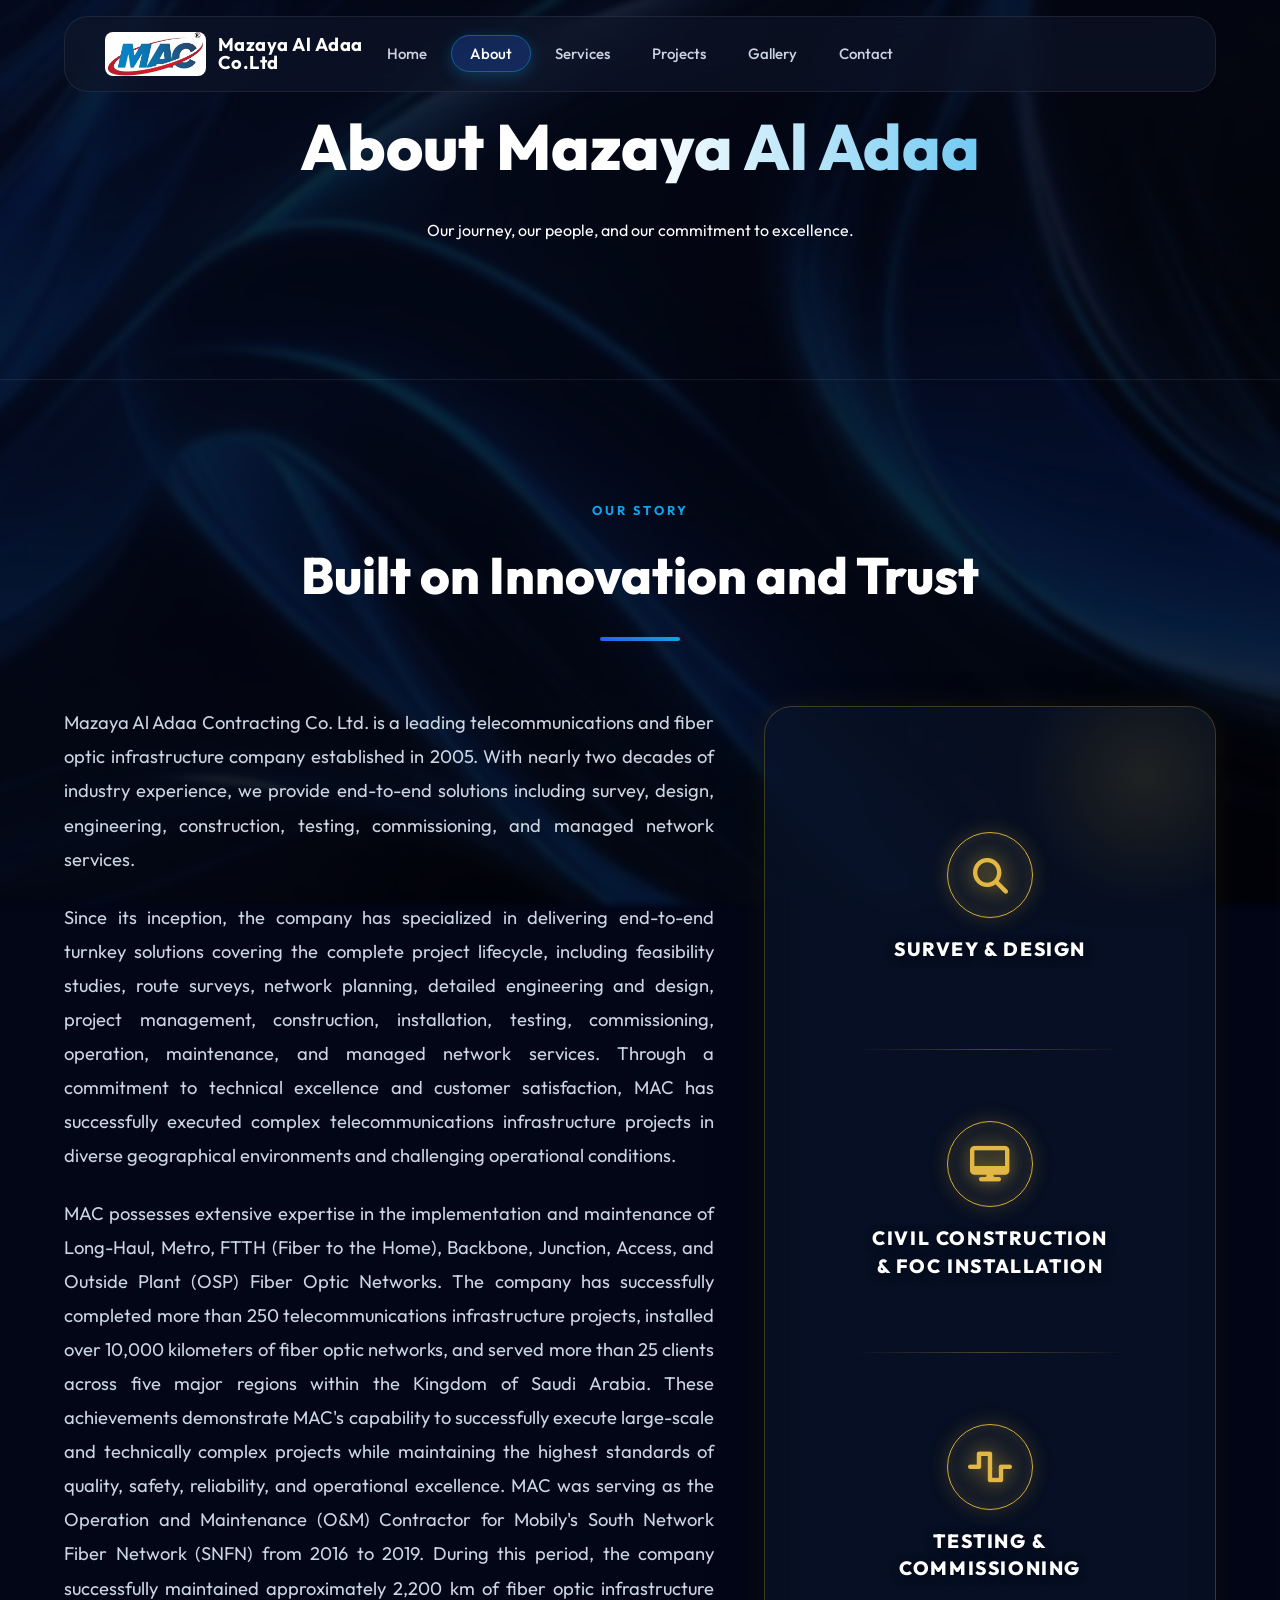
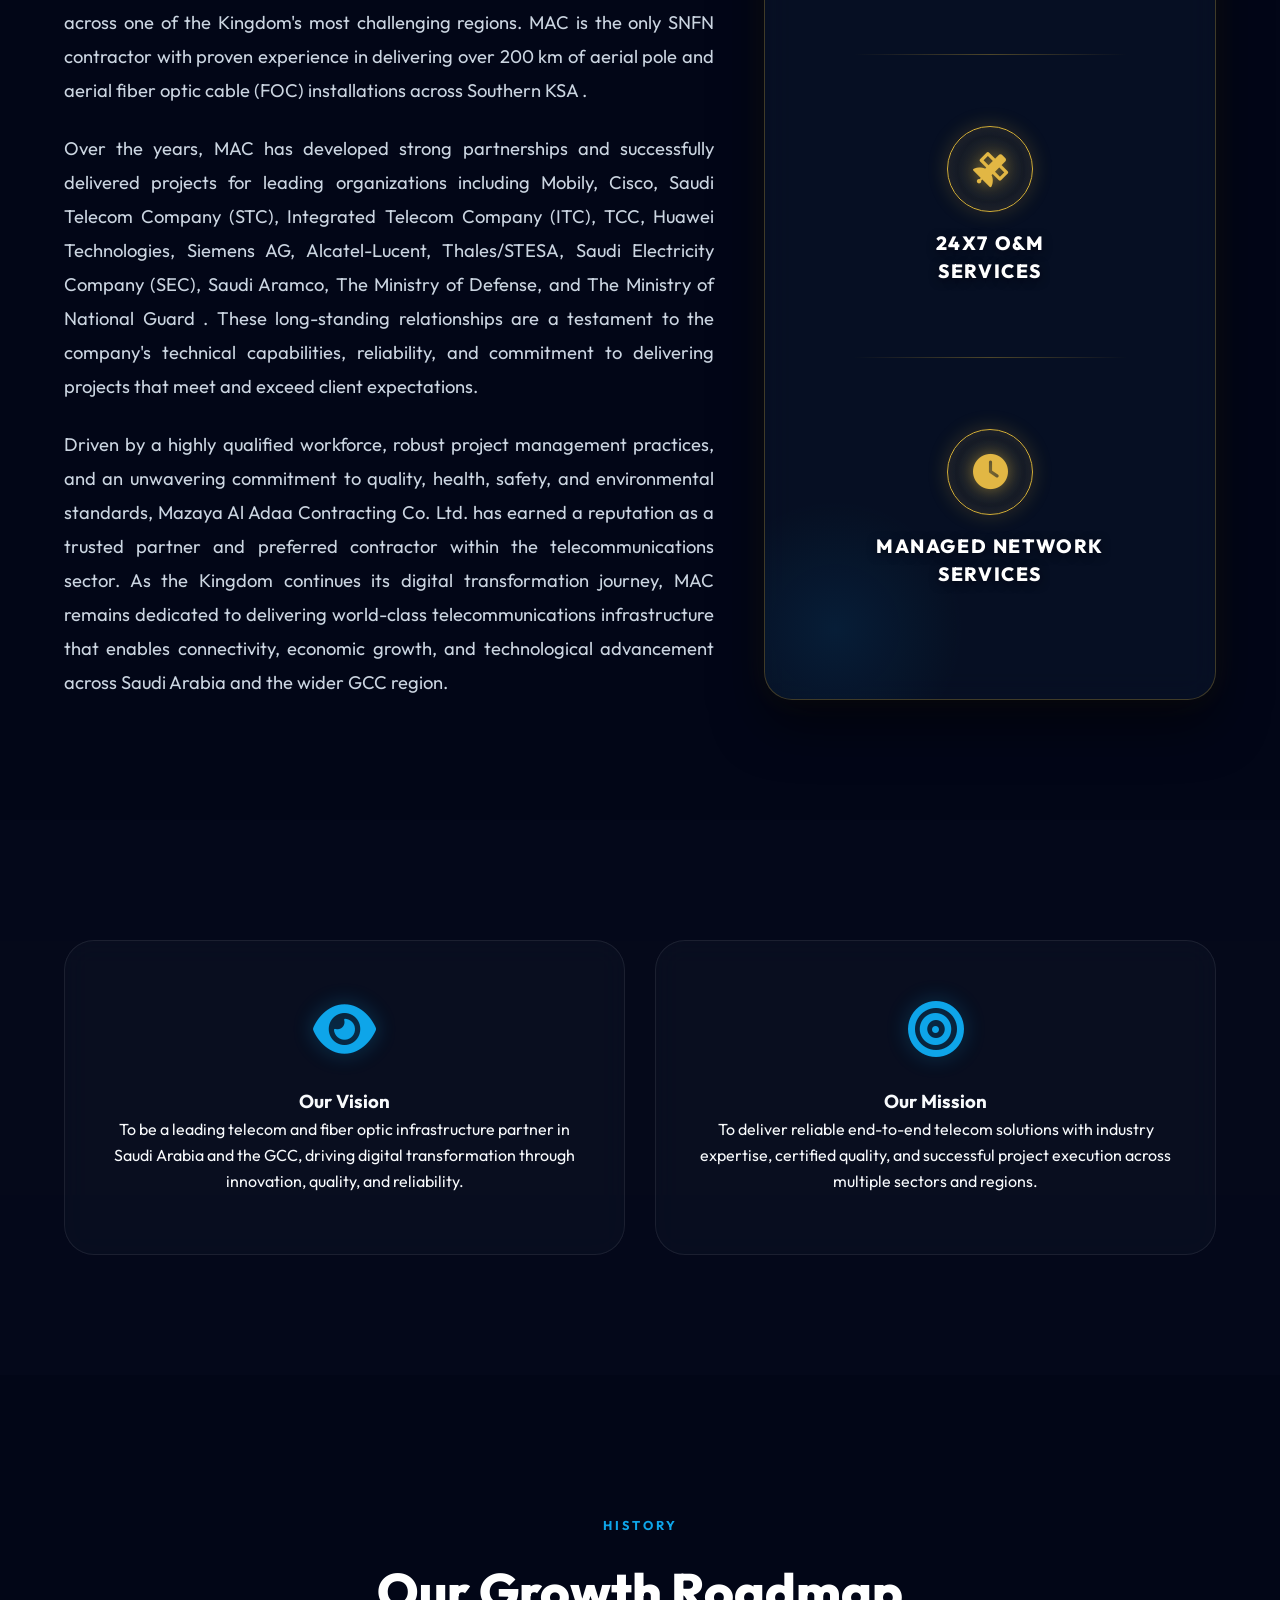
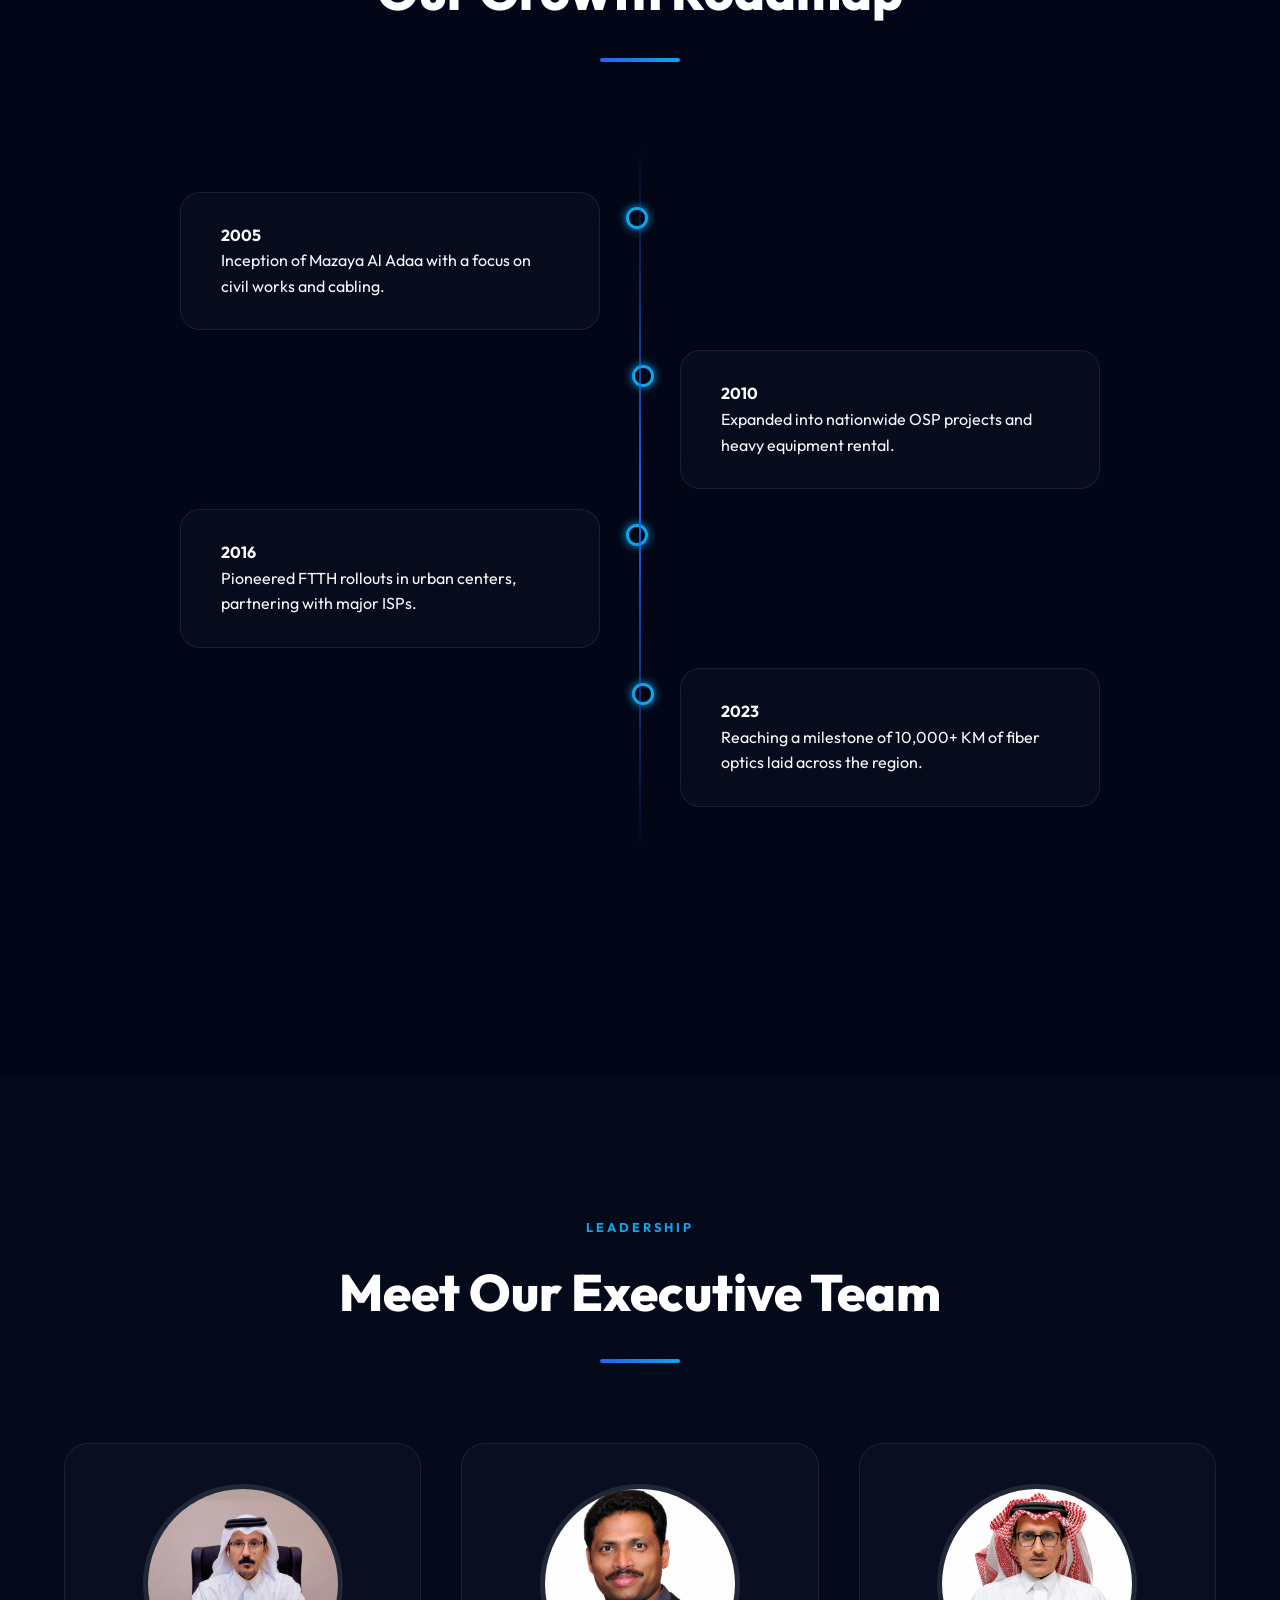
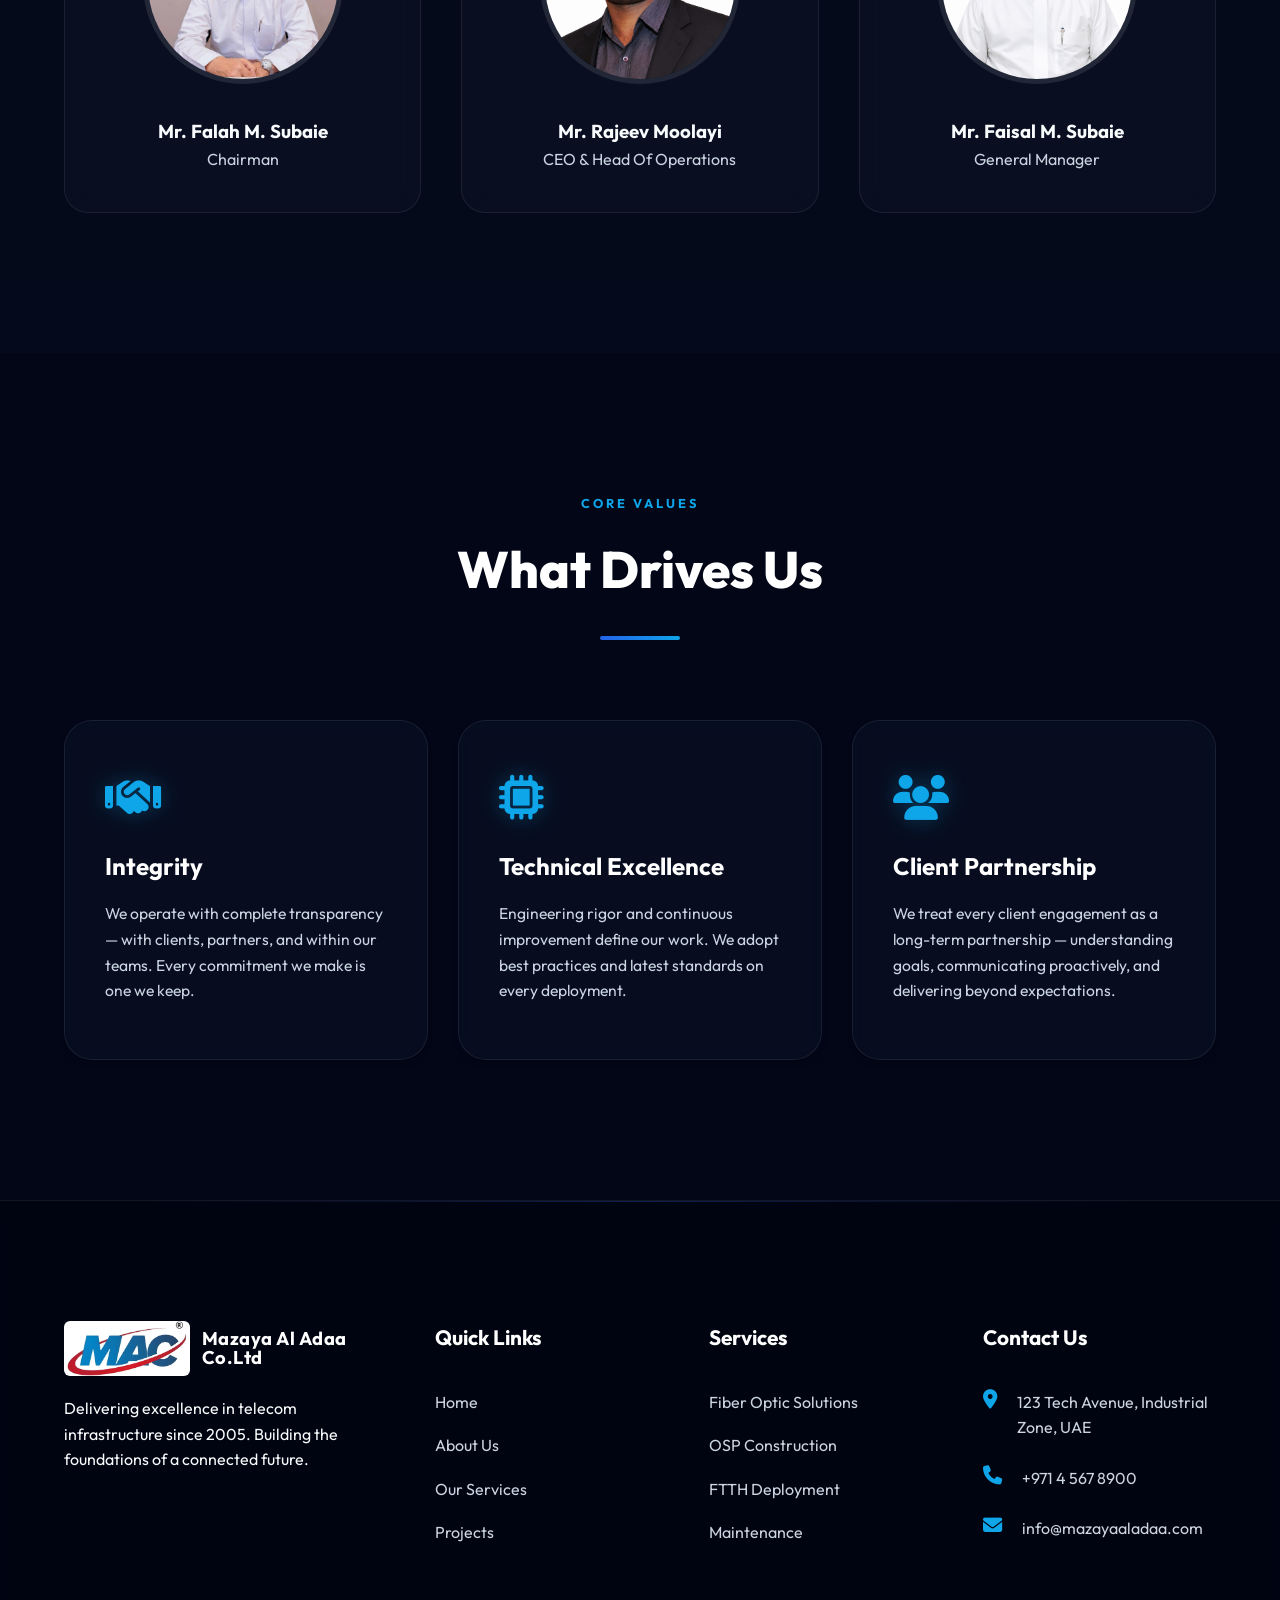
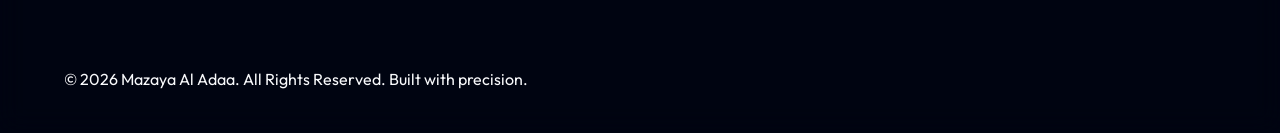
<file: about.html>
<!DOCTYPE html>
<html lang="en">
<head>
    <meta charset="UTF-8">
    <meta name="viewport" content="width=device-width, initial-scale=1.0">
    <title>About Us | Mazaya Al Adaa</title>
    <link rel="stylesheet" href="style.css?v=1.4">
    <link rel="stylesheet" href="https://cdnjs.cloudflare.com/ajax/libs/font-awesome/6.4.0/css/all.min.css">
    <link href="https://unpkg.com/aos@2.3.1/dist/aos.css" rel="stylesheet">
    <style>
        /* Scoped styles for the Our Story section */
        .our-story-section {
            position: relative;
            padding: 120px 0;
            overflow: hidden;
        }
        .our-story-container {
            position: relative;
            z-index: 1;
            margin: 0 auto;
        }
        .our-story-content {
            display: flex;
            flex-direction: column;
            align-items: center;
            width: 100%;
        }
        .our-story-content .section-tag {
            display: block;
            text-align: center;
            width: 100%;
        }
        .our-story-content .section-title {
            text-align: center;
            width: 100%;
        }
        .our-story-grid {
            display: grid;
            grid-template-columns: 1.18fr 0.82fr;
            gap: 50px;
            align-items: stretch;
            margin-top: 45px;
            width: 100%;
        }
        .our-story-paragraphs {
            margin-top: 0;
            width: 100%;
            display: flex;
            flex-direction: column;
            justify-content: center;
        }
        .our-story-paragraphs p {
            text-align: justify;
            text-justify: inter-word;
            font-size: 1.15rem;
            line-height: 1.85;
            margin-bottom: 24px;
            color: var(--text-muted);
        }
        .our-story-paragraphs p:last-child {
            margin-bottom: 0;
        }

        /* 5-Item Services Pillar on Right */
        .our-story-services-pillar {
            position: relative;
            border-radius: 28px;
            overflow: hidden;
            background: rgba(10, 20, 42, 0.65);
            backdrop-filter: var(--glass-blur);
            -webkit-backdrop-filter: var(--glass-blur);
            border: 1px solid rgba(212, 175, 55, 0.28);
            box-shadow: 0 25px 50px rgba(0, 0, 0, 0.5), 0 0 30px rgba(212, 175, 55, 0.08);
            height: 100%;
            display: flex;
            flex-direction: column;
            justify-content: space-between;
            padding: 40px 30px;
        }

        .our-story-services-pillar::before {
            content: '';
            position: absolute;
            top: -60px;
            right: -60px;
            width: 260px;
            height: 260px;
            background: radial-gradient(circle, rgba(212, 175, 55, 0.12) 0%, transparent 70%);
            pointer-events: none;
        }

        .our-story-services-pillar::after {
            content: '';
            position: absolute;
            bottom: -60px;
            left: -60px;
            width: 260px;
            height: 260px;
            background: radial-gradient(circle, rgba(14, 165, 233, 0.1) 0%, transparent 70%);
            pointer-events: none;
        }

        .service-pillar-card {
            display: flex;
            flex-direction: column;
            align-items: center;
            text-align: center;
            padding: 24px 15px;
            position: relative;
            z-index: 1;
            flex: 1;
            justify-content: center;
            border-radius: 20px;
            transition: all 0.35s ease;
        }

        .service-pillar-card:hover {
            background: rgba(212, 175, 55, 0.06);
            transform: translateY(-4px);
        }

        .pillar-icon-wrap {
            width: 86px;
            height: 86px;
            border-radius: 50%;
            border: 1.5px solid #d4af37;
            background: radial-gradient(circle, rgba(212, 175, 55, 0.15) 0%, rgba(10, 20, 42, 0.85) 100%);
            display: flex;
            align-items: center;
            justify-content: center;
            margin-bottom: 18px;
            box-shadow: 0 0 20px rgba(212, 175, 55, 0.22), inset 0 0 12px rgba(212, 175, 55, 0.12);
            transition: all 0.35s ease;
        }

        .pillar-icon-wrap i {
            font-size: 2.2rem;
            color: #e2b744;
            filter: drop-shadow(0 0 8px rgba(226, 183, 68, 0.5));
            transition: transform 0.35s ease, color 0.35s ease;
        }

        .service-pillar-card:hover .pillar-icon-wrap {
            border-color: #facc15;
            box-shadow: 0 0 30px rgba(250, 204, 21, 0.5), inset 0 0 15px rgba(250, 204, 21, 0.25);
            transform: scale(1.08);
        }

        .service-pillar-card:hover .pillar-icon-wrap i {
            color: #fbbf24;
            transform: scale(1.06);
        }

        .pillar-title {
            font-family: 'Outfit', sans-serif;
            font-size: 1.2rem;
            font-weight: 800;
            color: #ffffff;
            letter-spacing: 1.6px;
            line-height: 1.45;
            text-transform: uppercase;
            margin: 0;
            text-shadow: 0 2px 10px rgba(0, 0, 0, 0.5);
            max-width: 320px;
        }

        .pillar-separator {
            width: 70%;
            height: 1px;
            margin: 0 auto;
            background: linear-gradient(90deg, transparent, rgba(212, 175, 55, 0.35), transparent);
            position: relative;
            z-index: 1;
        }

        @media screen and (max-width: 1200px) {
            .our-story-grid {
                grid-template-columns: 1.1fr 0.9fr;
                gap: 40px;
            }
            .pillar-icon-wrap {
                width: 78px;
                height: 78px;
            }
            .pillar-icon-wrap i {
                font-size: 1.95rem;
            }
            .pillar-title {
                font-size: 1.1rem;
            }
        }

        @media screen and (max-width: 1024px) {
            .our-story-grid {
                grid-template-columns: 1fr;
                gap: 45px;
            }
            .our-story-services-pillar {
                padding: 35px 25px;
                min-height: auto;
            }
            .service-pillar-card {
                padding: 24px 15px;
            }
        }

        @media screen and (max-width: 600px) {
            .our-story-services-pillar {
                padding: 30px 15px;
            }
            .pillar-icon-wrap {
                width: 70px;
                height: 70px;
                margin-bottom: 14px;
            }
            .pillar-icon-wrap i {
                font-size: 1.7rem;
            }
            .pillar-title {
                font-size: 1.02rem;
                letter-spacing: 1.2px;
            }
        }
    </style>
</head>
<body>

    <!-- Header -->
    <header id="header">
        <div class="container nav">
            <a href="index.html" class="logo">
                <img src="assets/logo.jpeg" alt="Mazaya Al Adaa Logo">
                <div class="logo-text">
                    <span class="title">Mazaya Al Adaa Co.Ltd</span>
                </div>
            </a>
            <ul class="nav-links">
                <li><a href="index.html">Home</a></li>
                <li><a href="about.html" class="active">About</a></li>
                <li><a href="services.html">Services</a></li>
                <li><a href="projects.html">Projects</a></li>
                <li><a href="gallery.html">Gallery</a></li>
                <li><a href="contact.html">Contact</a></li>
            </ul>
            <div class="mobile-menu-btn">
                <i class="fas fa-bars"></i>
            </div>
        </div>
    </header>

    <section class="inner-hero">
        <div class="container" data-aos="fade-up">
            <h1>About Mazaya Al Adaa</h1>
            <p>Our journey, our people, and our commitment to excellence.</p>
        </div>
    </section>

    <section class="our-story-section">
        <div class="container our-story-container" data-aos="fade-up">
            <div class="our-story-content">
                <span class="section-tag">Our Story</span>
                <h2 class="section-title">Built on Innovation and Trust</h2>
                <div class="title-line" style="margin: 20px auto;"></div>
                <div class="our-story-grid">
                    <div class="our-story-paragraphs">
                        <p>Mazaya Al Adaa Contracting Co. Ltd. is a leading telecommunications and fiber optic infrastructure company established in 2005. With nearly two decades of industry experience, we provide end-to-end solutions including survey, design, engineering, construction, testing, commissioning, and managed network services.</p>
                        <p>Since its inception, the company has specialized in delivering end-to-end turnkey solutions covering the complete project lifecycle, including feasibility studies, route surveys, network planning, detailed engineering and design, project management, construction, installation, testing, commissioning, operation, maintenance, and managed network services. Through a commitment to technical excellence and customer satisfaction, MAC has successfully executed complex telecommunications infrastructure projects in diverse geographical environments and challenging operational conditions.</p>
                        <p>MAC possesses extensive expertise in the implementation and maintenance of Long-Haul, Metro, FTTH (Fiber to the Home), Backbone, Junction, Access, and Outside Plant (OSP) Fiber Optic Networks. The company has successfully completed more than 250 telecommunications infrastructure projects, installed over 10,000 kilometers of fiber optic networks, and served more than 25 clients across five major regions within the Kingdom of Saudi Arabia. These achievements demonstrate MAC's capability to successfully execute large-scale and technically complex projects while maintaining the highest standards of quality, safety, reliability, and operational excellence. MAC was serving as the Operation and Maintenance (O&M) Contractor for Mobily's South Network Fiber Network (SNFN) from 2016 to 2019. During this period, the company successfully maintained approximately 2,200 km of fiber optic infrastructure across one of the Kingdom's most challenging regions. MAC is the only SNFN contractor with proven experience in delivering over 200 km of aerial pole and aerial fiber optic cable (FOC) installations across Southern KSA .</p>
                        <p>Over the years, MAC has developed strong partnerships and successfully delivered projects for leading organizations including Mobily, Cisco, Saudi Telecom Company (STC), Integrated Telecom Company (ITC), TCC, Huawei Technologies, Siemens AG, Alcatel-Lucent, Thales/STESA, Saudi Electricity Company (SEC), Saudi Aramco, The Ministry of Defense, and The Ministry of National Guard . These long-standing relationships are a testament to the company's technical capabilities, reliability, and commitment to delivering projects that meet and exceed client expectations.</p>
                        <p>Driven by a highly qualified workforce, robust project management practices, and an unwavering commitment to quality, health, safety, and environmental standards, Mazaya Al Adaa Contracting Co. Ltd. has earned a reputation as a trusted partner and preferred contractor within the telecommunications sector. As the Kingdom continues its digital transformation journey, MAC remains dedicated to delivering world-class telecommunications infrastructure that enables connectivity, economic growth, and technological advancement across Saudi Arabia and the wider GCC region.</p>
                    </div>
                    <div class="our-story-services-pillar" data-aos="fade-left">
                        <!-- 1. SURVEY & DESIGN -->
                        <div class="service-pillar-card">
                            <div class="pillar-icon-wrap">
                                <i class="fas fa-search"></i>
                            </div>
                            <h3 class="pillar-title">SURVEY &amp; DESIGN</h3>
                        </div>
                        
                        <div class="pillar-separator"></div>

                        <!-- 2. CIVIL CONSTRUCTION & FOC INSTALLATION -->
                        <div class="service-pillar-card">
                            <div class="pillar-icon-wrap">
                                <i class="fas fa-desktop"></i>
                            </div>
                            <h3 class="pillar-title">CIVIL CONSTRUCTION<br>&amp; FOC INSTALLATION</h3>
                        </div>

                        <div class="pillar-separator"></div>

                        <!-- 3. TESTING & COMMISSIONING -->
                        <div class="service-pillar-card">
                            <div class="pillar-icon-wrap">
                                <i class="fas fa-wave-square"></i>
                            </div>
                            <h3 class="pillar-title">TESTING &amp;<br>COMMISSIONING</h3>
                        </div>

                        <div class="pillar-separator"></div>

                        <!-- 4. 24X7 O&M SERVICES -->
                        <div class="service-pillar-card">
                            <div class="pillar-icon-wrap">
                                <i class="fas fa-satellite"></i>
                            </div>
                            <h3 class="pillar-title">24X7 O&amp;M<br>SERVICES</h3>
                        </div>

                        <div class="pillar-separator"></div>

                        <!-- 5. MANAGED NETWORK SERVICES -->
                        <div class="service-pillar-card">
                            <div class="pillar-icon-wrap">
                                <i class="fas fa-clock"></i>
                            </div>
                            <h3 class="pillar-title">MANAGED NETWORK<br>SERVICES</h3>
                        </div>
                    </div>
                </div>
            </div>
        </div>
    </section>

    <section class="vision-mission">
        <div class="container grid grid-2">
            <div class="vm-card" data-aos="fade-up">
                <i class="fas fa-eye"></i>
                <h3>Our Vision</h3>
                <p>To be a leading telecom and fiber optic infrastructure partner in Saudi Arabia and the GCC, driving digital transformation through innovation, quality, and reliability.</p>
            </div>
            <div class="vm-card" data-aos="fade-up" data-aos-delay="200">
                <i class="fas fa-bullseye"></i>
                <h3>Our Mission</h3>
                <p>To deliver reliable end-to-end telecom solutions with industry expertise, certified quality, and successful project execution across multiple sectors and regions.</p>
            </div>
        </div>
    </section>

    <section>
        <div class="container">
            <div class="section-header" data-aos="fade-up">
                <span class="section-tag">History</span>
                <h2 class="section-title">Our Growth Roadmap</h2>
                <div class="title-line"></div>
            </div>
            <div class="timeline">
                <div class="timeline-item left" data-aos="fade-right">
                    <div class="timeline-content">
                        <h4>2005</h4>
                        <p>Inception of Mazaya Al Adaa with a focus on civil works and cabling.</p>
                    </div>
                </div>
                <div class="timeline-item right" data-aos="fade-left">
                    <div class="timeline-content">
                        <h4>2010</h4>
                        <p>Expanded into nationwide OSP projects and heavy equipment rental.</p>
                    </div>
                </div>
                <div class="timeline-item left" data-aos="fade-right">
                    <div class="timeline-content">
                        <h4>2016</h4>
                        <p>Pioneered FTTH rollouts in urban centers, partnering with major ISPs.</p>
                    </div>
                </div>
                <div class="timeline-item right" data-aos="fade-left">
                    <div class="timeline-content">
                        <h4>2023</h4>
                        <p>Reaching a milestone of 10,000+ KM of fiber optics laid across the region.</p>
                    </div>
                </div>
            </div>
        </div>
    </section>

    <section style="background: var(--bg-light);">
        <div class="container">
            <div class="section-header" data-aos="fade-up">
                <span class="section-tag">Leadership</span>
                <h2 class="section-title">Meet Our Executive Team</h2>
                <div class="title-line"></div>
            </div>
            <div class="team-grid">
                <div class="team-card" data-aos="fade-up">
                    <img src="assets/chairman.jpeg" class="team-img" alt="Chairman">
                    <h3>Mr. Falah M. Subaie</h3>
                    <p class="text-muted">Chairman</p>
                </div>
                <div class="team-card" data-aos="fade-up" data-aos-delay="100">
                    <img src="assets/ceo.jpeg" class="team-img" alt="CEO">
                    <h3>Mr. Rajeev Moolayi</h3>
                    <p class="text-muted">CEO & Head Of Operations</p>
                </div>
                <div class="team-card" data-aos="fade-up" data-aos-delay="200">
                    <img src="assets/general manager.jpeg" class="team-img" alt="General Manager">
                    <h3>Mr. Faisal M. Subaie</h3>
                    <p class="text-muted">General Manager</p>
                </div>
            </div>
        </div>
    </section>

    <section>
        <div class="container text-center">
            <div class="section-header" data-aos="fade-up">
                <span class="section-tag">Core Values</span>
                <h2 class="section-title">What Drives Us</h2>
                <div class="title-line"></div>
            </div>
            <div class="grid grid-3" style="margin-top: 50px;">
                <div class="service-card" data-aos="fade-up">
                    <i class="fas fa-handshake"></i>
                    <h3>Integrity</h3>
                    <p>We operate with complete transparency — with clients, partners, and within our teams. Every commitment we make is one we keep.</p>
                </div>
                <div class="service-card" data-aos="fade-up" data-aos-delay="100">
                    <i class="fas fa-microchip"></i>
                    <h3>Technical Excellence</h3>
                    <p>Engineering rigor and continuous improvement define our work. We adopt best practices and latest standards on every deployment.</p>
                </div>
                <div class="service-card" data-aos="fade-up" data-aos-delay="200">
                    <i class="fas fa-users"></i>
                    <h3>Client Partnership</h3>
                    <p>We treat every client engagement as a long-term partnership — understanding goals, communicating proactively, and delivering beyond expectations.</p>
                </div>
            </div>
        </div>
    </section>

    <!-- Footer -->
    <footer>
        <div class="container">
            <div class="footer-main">
                <div class="footer-col">
                    <a href="index.html" class="logo">
                        <img src="assets/logo.jpeg" alt="Mazaya Al Adaa Logo" style="max-height: 55px; border-radius: 6px;">
                        <div class="logo-text">
                            <span class="title">Mazaya Al Adaa Co.Ltd</span>
                        </div>
                    </a>
                    <p style="margin-top: 20px;">Delivering excellence in telecom infrastructure since 2005. Building the foundations of a connected future.</p>
                </div>
                <div class="footer-col footer-links">
                    <h4 class="footer-title">Quick Links</h4>
                    <a href="index.html">Home</a>
                    <a href="about.html">About Us</a>
                    <a href="services.html">Our Services</a>
                    <a href="projects.html">Projects</a>
                </div>
                <div class="footer-col footer-links">
                    <h4 class="footer-title">Services</h4>
                    <a href="services.html">Fiber Optic Solutions</a>
                    <a href="services.html">OSP Construction</a>
                    <a href="services.html">FTTH Deployment</a>
                    <a href="services.html">Maintenance</a>
                </div>
                <div class="footer-col">
                    <h4 class="footer-title">Contact Us</h4>
                    <ul class="footer-contact">
                        <li><i class="fas fa-map-marker-alt" style="color: var(--accent);"></i> 123 Tech Avenue, Industrial Zone, UAE</li>
                        <li><i class="fas fa-phone" style="color: var(--accent);"></i> +971 4 567 8900</li>
                        <li><i class="fas fa-envelope" style="color: var(--accent);"></i> info@mazayaaladaa.com</li>
                    </ul>
                </div>
            </div>
            <div class="footer-bottom">
                <p>&copy; 2026 Mazaya Al Adaa. All Rights Reserved. Built with precision.</p>
            </div>
        </div>
    </footer>

    <script src="https://unpkg.com/aos@2.3.1/dist/aos.js"></script>
    <script src="main.js"></script>
    <script>
        AOS.init({ duration: 1000, once: true });
    </script>
</body>
</html>
</file>
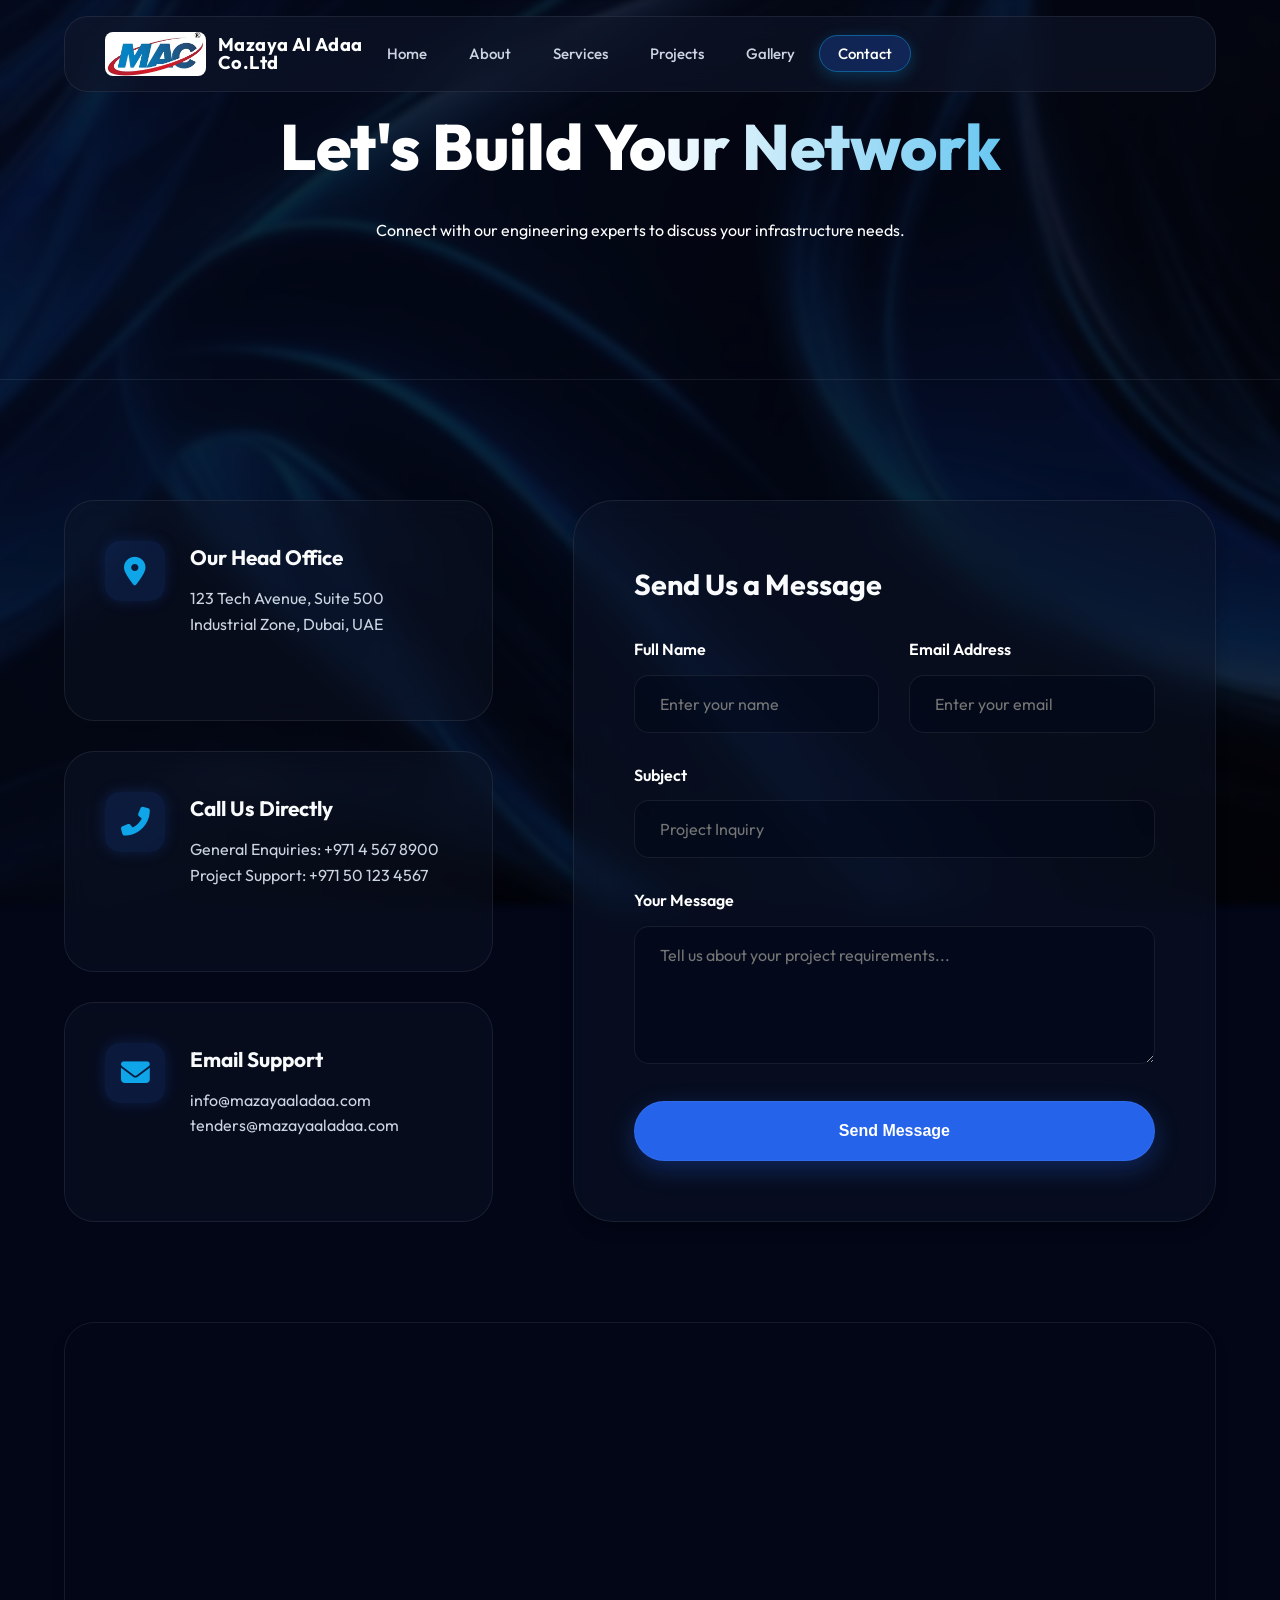
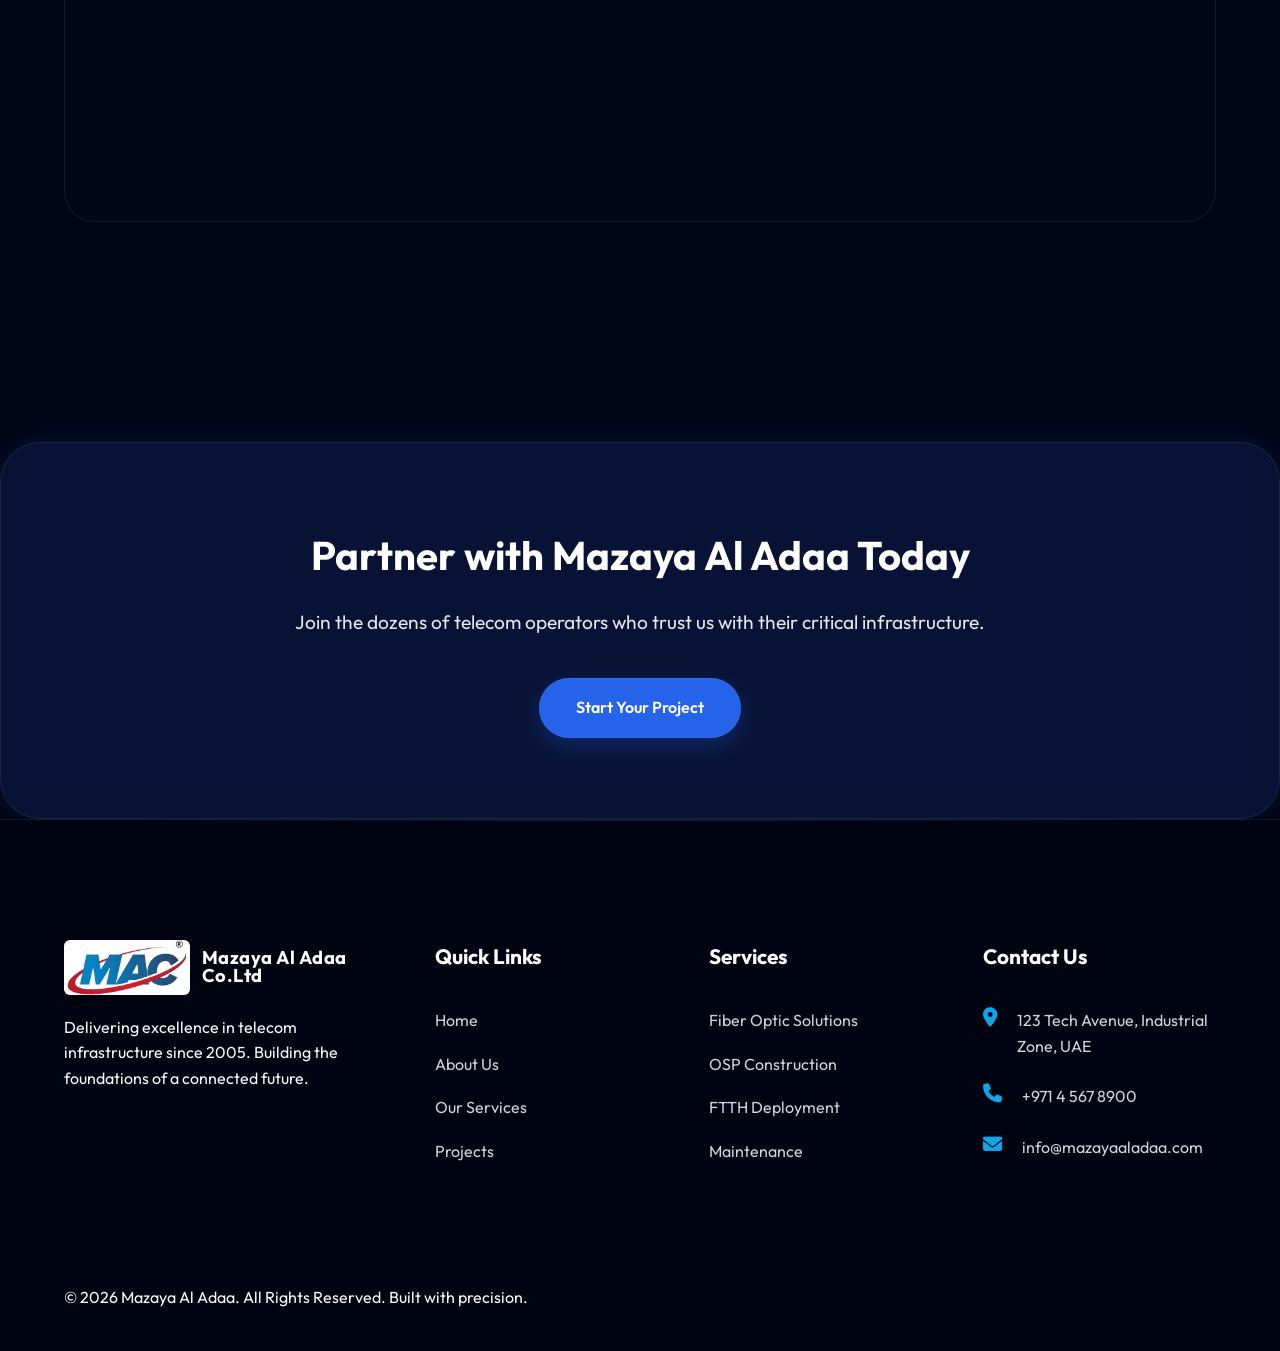
<file: contact.html>
<!DOCTYPE html>
<html lang="en">
<head>
    <meta charset="UTF-8">
    <meta name="viewport" content="width=device-width, initial-scale=1.0">
    <title>Contact Us | Mazaya Al Adaa</title>
    <link rel="stylesheet" href="style.css">
    <link rel="stylesheet" href="https://cdnjs.cloudflare.com/ajax/libs/font-awesome/6.4.0/css/all.min.css">
    <link href="https://unpkg.com/aos@2.3.1/dist/aos.css" rel="stylesheet">

</head>
<body>

    <!-- Header -->
    <header id="header">
        <div class="container nav">
            <a href="index.html" class="logo">
                <img src="assets/logo.jpeg" alt="Mazaya Al Adaa Logo">
                <div class="logo-text">
                    <span class="title">Mazaya Al Adaa Co.Ltd</span>
                </div>
            </a>
            <ul class="nav-links">
                <li><a href="index.html">Home</a></li>
                <li><a href="about.html">About</a></li>
                <li><a href="services.html">Services</a></li>
                <li><a href="projects.html">Projects</a></li>
                <li><a href="gallery.html">Gallery</a></li>
                <li><a href="contact.html" class="active">Contact</a></li>
            </ul>
            <div class="mobile-menu-btn">
                <i class="fas fa-bars"></i>
            </div>
        </div>
    </header>

    <section class="inner-hero">
        <div class="container" data-aos="fade-up">
            <h1>Let's Build Your Network</h1>
            <p>Connect with our engineering experts to discuss your infrastructure needs.</p>
        </div>
    </section>

    <section class="contact-section">
        <div class="container">
            <div class="contact-grid">
                <div class="contact-info-boxes" data-aos="fade-right">
                    <div class="info-box">
                        <i class="fas fa-map-marker-alt"></i>
                        <div>
                            <h4>Our Head Office</h4>
                            <p>123 Tech Avenue, Suite 500<br>Industrial Zone, Dubai, UAE</p>
                        </div>
                    </div>
                    <div class="info-box">
                        <i class="fas fa-phone-alt"></i>
                        <div>
                            <h4>Call Us Directly</h4>
                            <p>General Enquiries: +971 4 567 8900<br>Project Support: +971 50 123 4567</p>
                        </div>
                    </div>
                    <div class="info-box">
                        <i class="fas fa-envelope"></i>
                        <div>
                            <h4>Email Support</h4>
                            <p>info@mazayaaladaa.com<br>tenders@mazayaaladaa.com</p>
                        </div>
                    </div>
                </div>

                <div class="contact-form-cont" data-aos="fade-left">
                    <h3 style="margin-bottom: 30px; font-size: 1.8rem;">Send Us a Message</h3>
                    <form id="contactForm">
                        <div class="grid grid-2" style="grid-template-columns: 1fr 1fr; margin-bottom: 0;">
                            <div class="form-group">
                                <label for="name">Full Name</label>
                                <input type="text" id="name" class="form-control" placeholder="Enter your name" required>
                            </div>
                            <div class="form-group">
                                <label for="email">Email Address</label>
                                <input type="email" id="email" class="form-control" placeholder="Enter your email" required>
                            </div>
                        </div>
                        <div class="form-group">
                            <label for="subject">Subject</label>
                            <input type="text" id="subject" class="form-control" placeholder="Project Inquiry" required>
                        </div>
                        <div class="form-group">
                            <label for="message">Your Message</label>
                            <textarea id="message" class="form-control" rows="5" placeholder="Tell us about your project requirements..." required></textarea>
                        </div>
                        <button type="submit" class="btn btn-primary" style="width: 100%; padding: 20px;">Send Message</button>
                    </form>
                </div>
            </div>

            <div class="map-section" data-aos="fade-up">
                <iframe src="https://www.google.com/maps/embed?pb=!1m18!1m12!1m3!1d115456.91851912443!2d55.20233403565578!3d25.137351408801452!2m3!1f0!2f0!3f0!3m2!1i1024!2i768!4f13.1!3m3!1m2!1s0x3e5f43348a67e24b%3A0xff45e502e1ceb7e!2sDubai!5e0!3m2!1sen!2sae!4v1713700000000!5m2!1sen!2sae" width="100%" height="100%" style="border:0;" allowfullscreen="" loading="lazy"></iframe>
            </div>
        </div>
    </section>

    <section class="cta-footer">
        <div class="container" data-aos="zoom-in">
            <h2 style="font-size: 2.5rem; margin-bottom: 20px;">Partner with Mazaya Al Adaa Today</h2>
            <p style="font-size: 1.2rem; margin-bottom: 40px; opacity: 0.9;">Join the dozens of telecom operators who trust us with their critical infrastructure.</p>
            <a href="#" class="btn btn-primary">Start Your Project</a>
        </div>
    </section>

    <!-- Footer -->
    <footer>
        <div class="container">
            <div class="footer-main">
                <div class="footer-col">
                    <a href="index.html" class="logo">
                        <img src="assets/logo.jpeg" alt="Mazaya Al Adaa Logo" style="max-height: 55px; border-radius: 6px;">
                        <div class="logo-text">
                            <span class="title">Mazaya Al Adaa Co.Ltd</span>
                        </div>
                    </a>
                    <p style="margin-top: 20px;">Delivering excellence in telecom infrastructure since 2005. Building the foundations of a connected future.</p>
                </div>
                <div class="footer-col footer-links">
                    <h4 class="footer-title">Quick Links</h4>
                    <a href="index.html">Home</a>
                    <a href="about.html">About Us</a>
                    <a href="services.html">Our Services</a>
                    <a href="projects.html">Projects</a>
                </div>
                <div class="footer-col footer-links">
                    <h4 class="footer-title">Services</h4>
                    <a href="services.html">Fiber Optic Solutions</a>
                    <a href="services.html">OSP Construction</a>
                    <a href="services.html">FTTH Deployment</a>
                    <a href="services.html">Maintenance</a>
                </div>
                <div class="footer-col">
                    <h4 class="footer-title">Contact Us</h4>
                    <ul class="footer-contact">
                        <li><i class="fas fa-map-marker-alt" style="color: var(--accent);"></i> 123 Tech Avenue, Industrial Zone, UAE</li>
                        <li><i class="fas fa-phone" style="color: var(--accent);"></i> +971 4 567 8900</li>
                        <li><i class="fas fa-envelope" style="color: var(--accent);"></i> info@mazayaaladaa.com</li>
                    </ul>
                </div>
            </div>
            <div class="footer-bottom">
                <p>&copy; 2026 Mazaya Al Adaa. All Rights Reserved. Built with precision.</p>
            </div>
        </div>
    </footer>

    <script src="https://unpkg.com/aos@2.3.1/dist/aos.js"></script>
    <script src="main.js"></script>
    <script>
        AOS.init({ duration: 1000, once: true });

        document.getElementById('contactForm').addEventListener('submit', (e) => {
            e.preventDefault();
            alert('Thank you for your message! Our team will get back to you shortly.');
            e.target.reset();
        });
    </script>
</body>
</html>
</file>
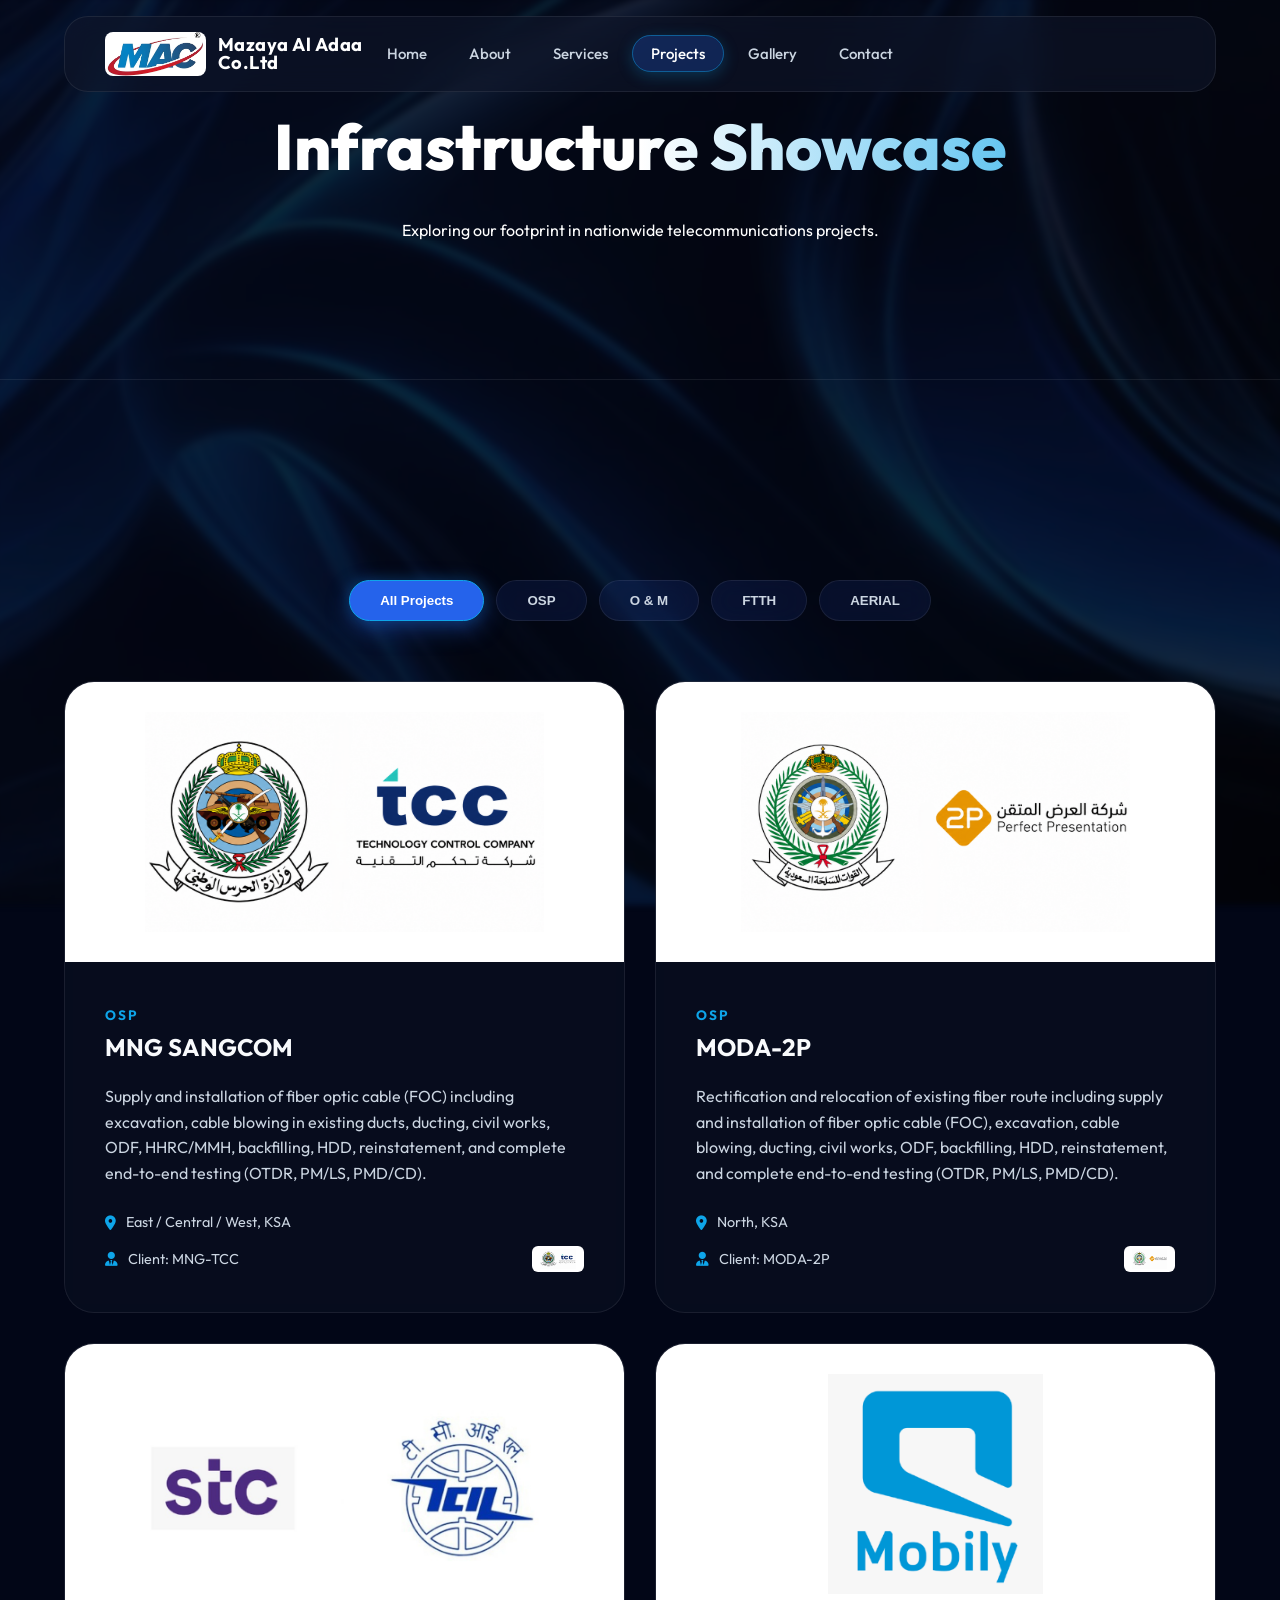
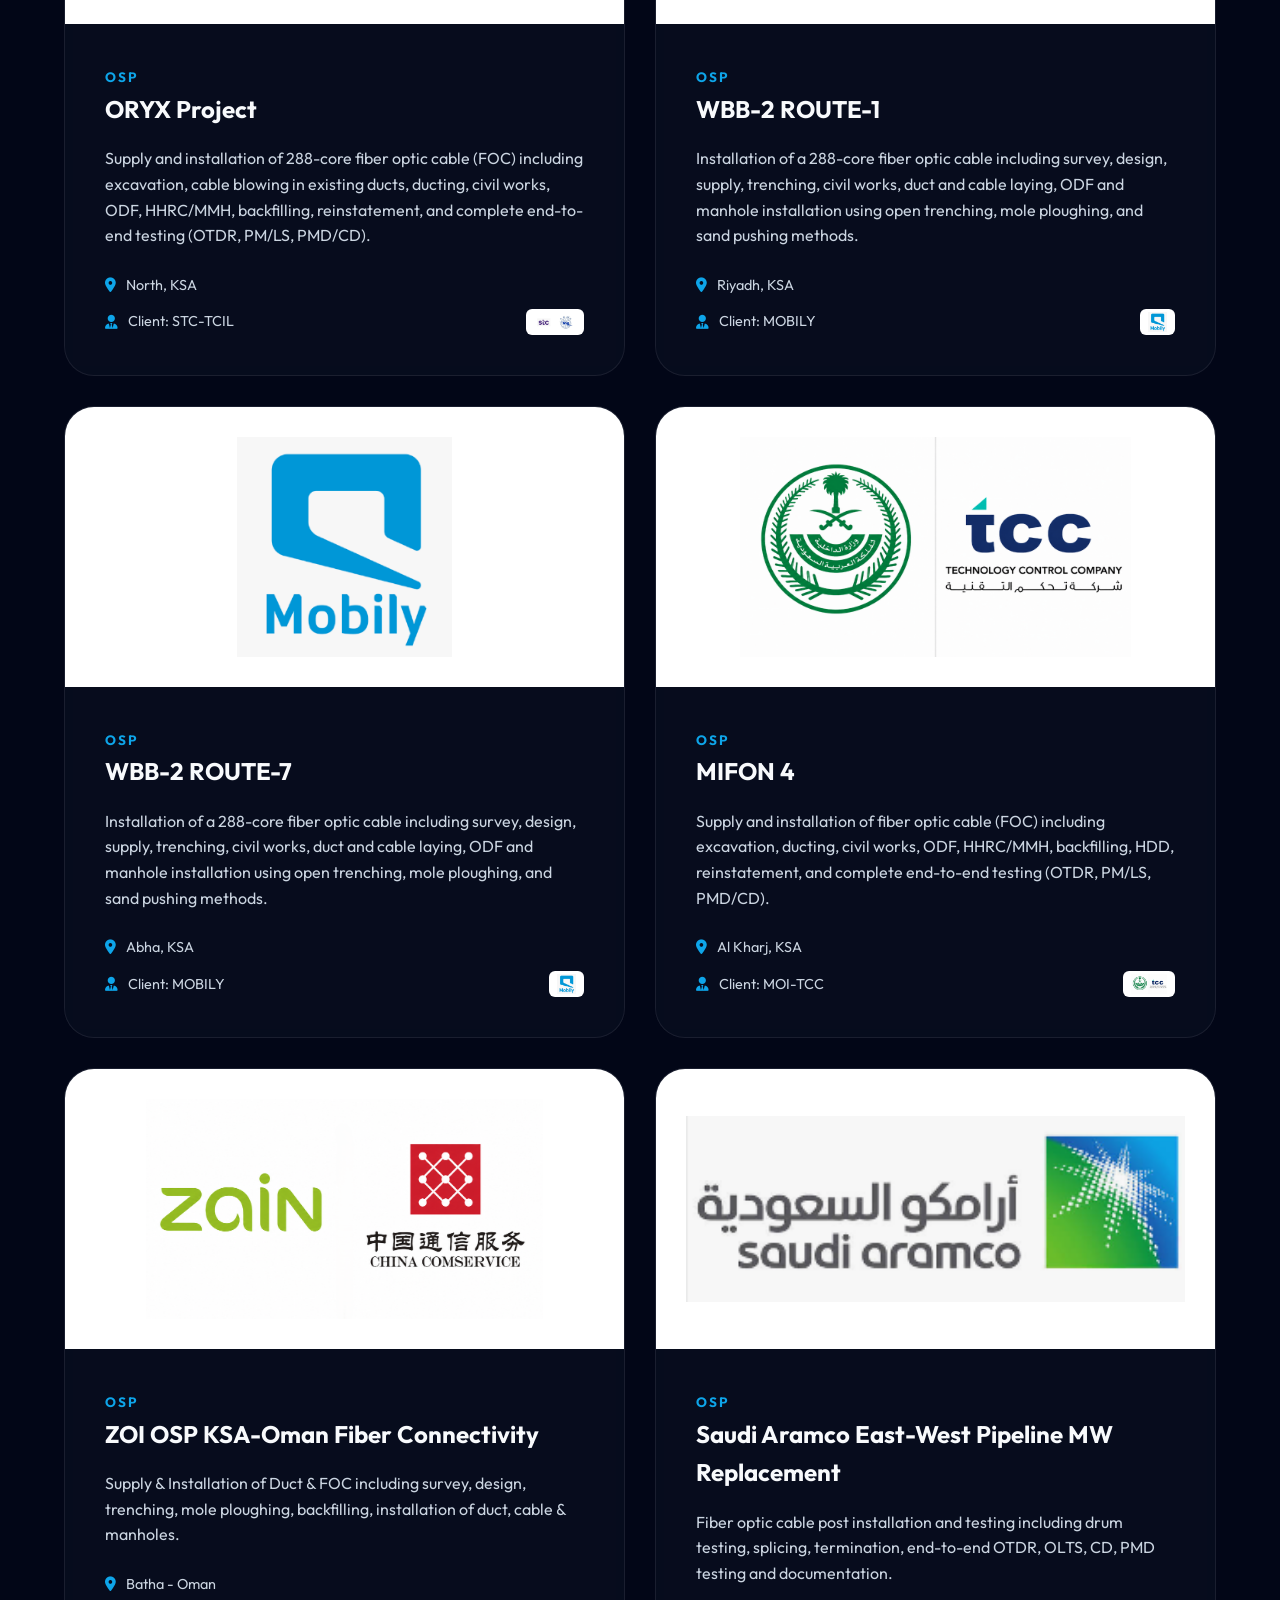
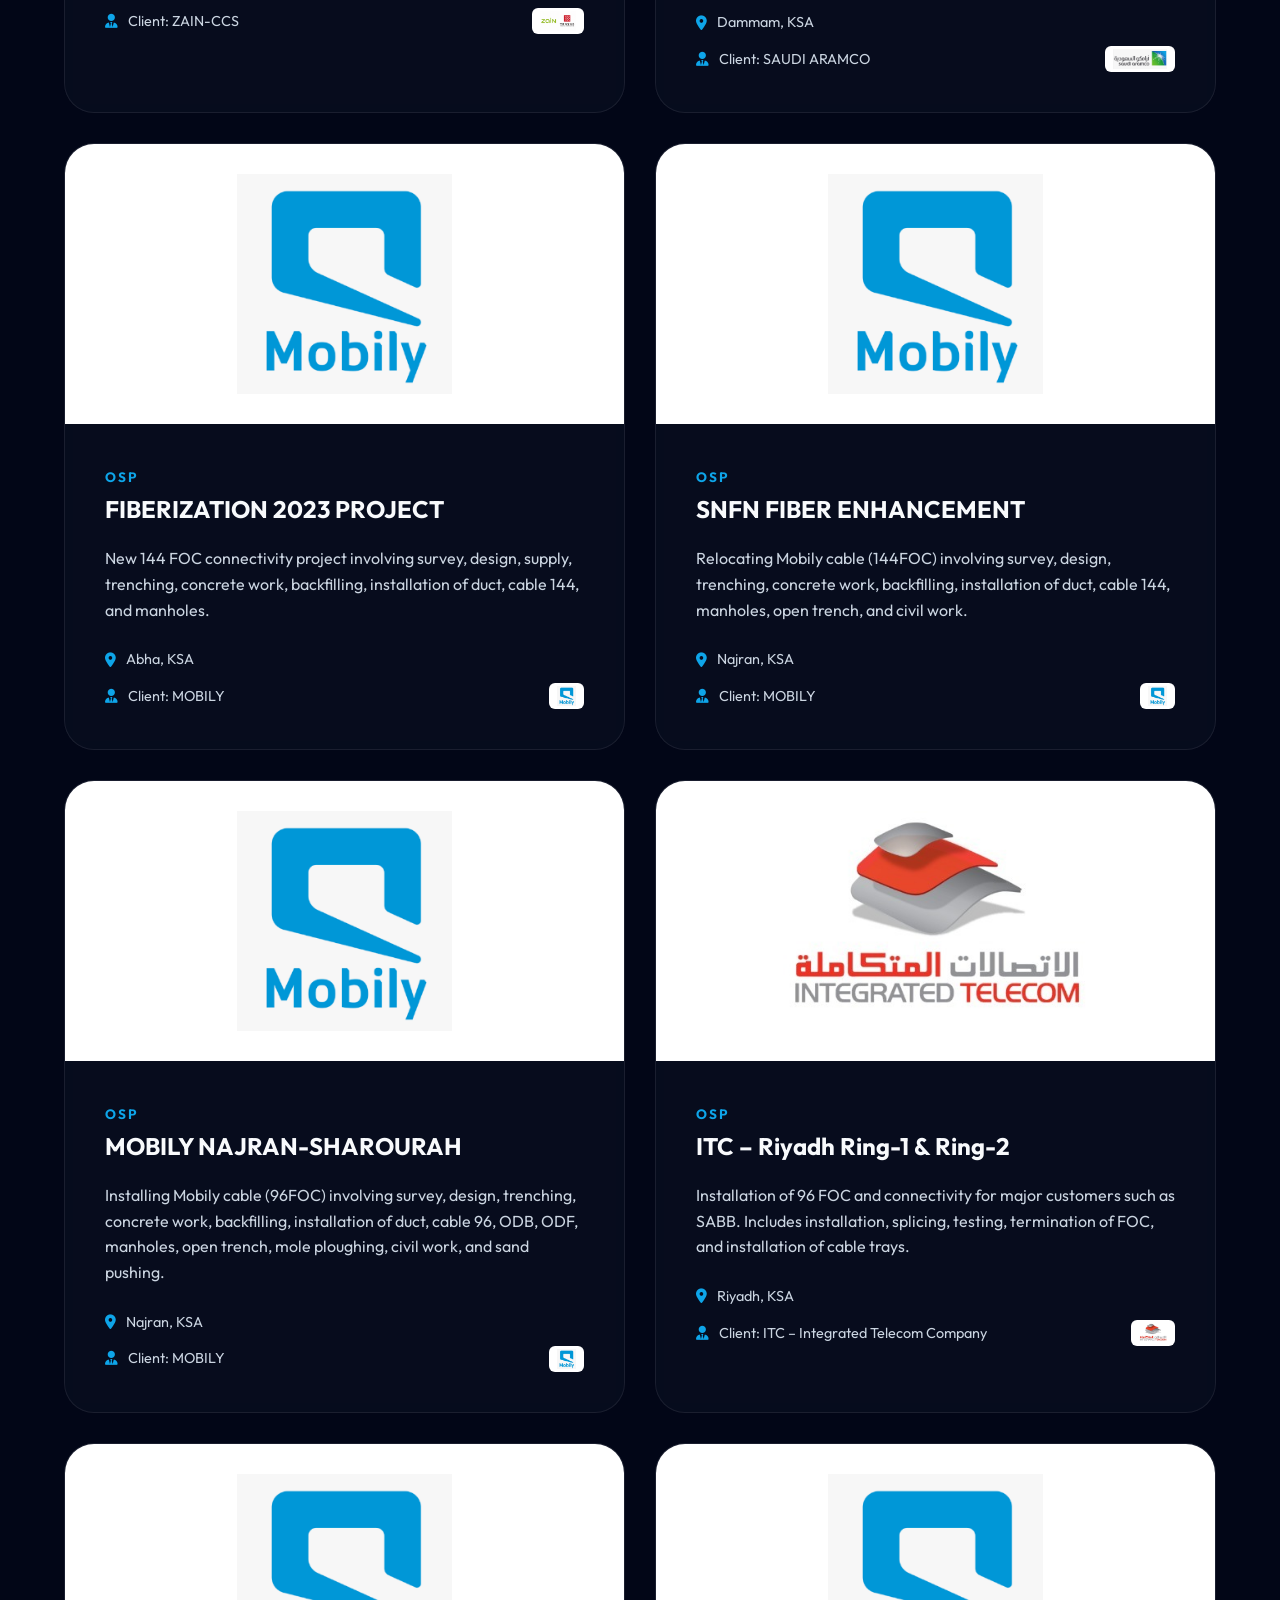
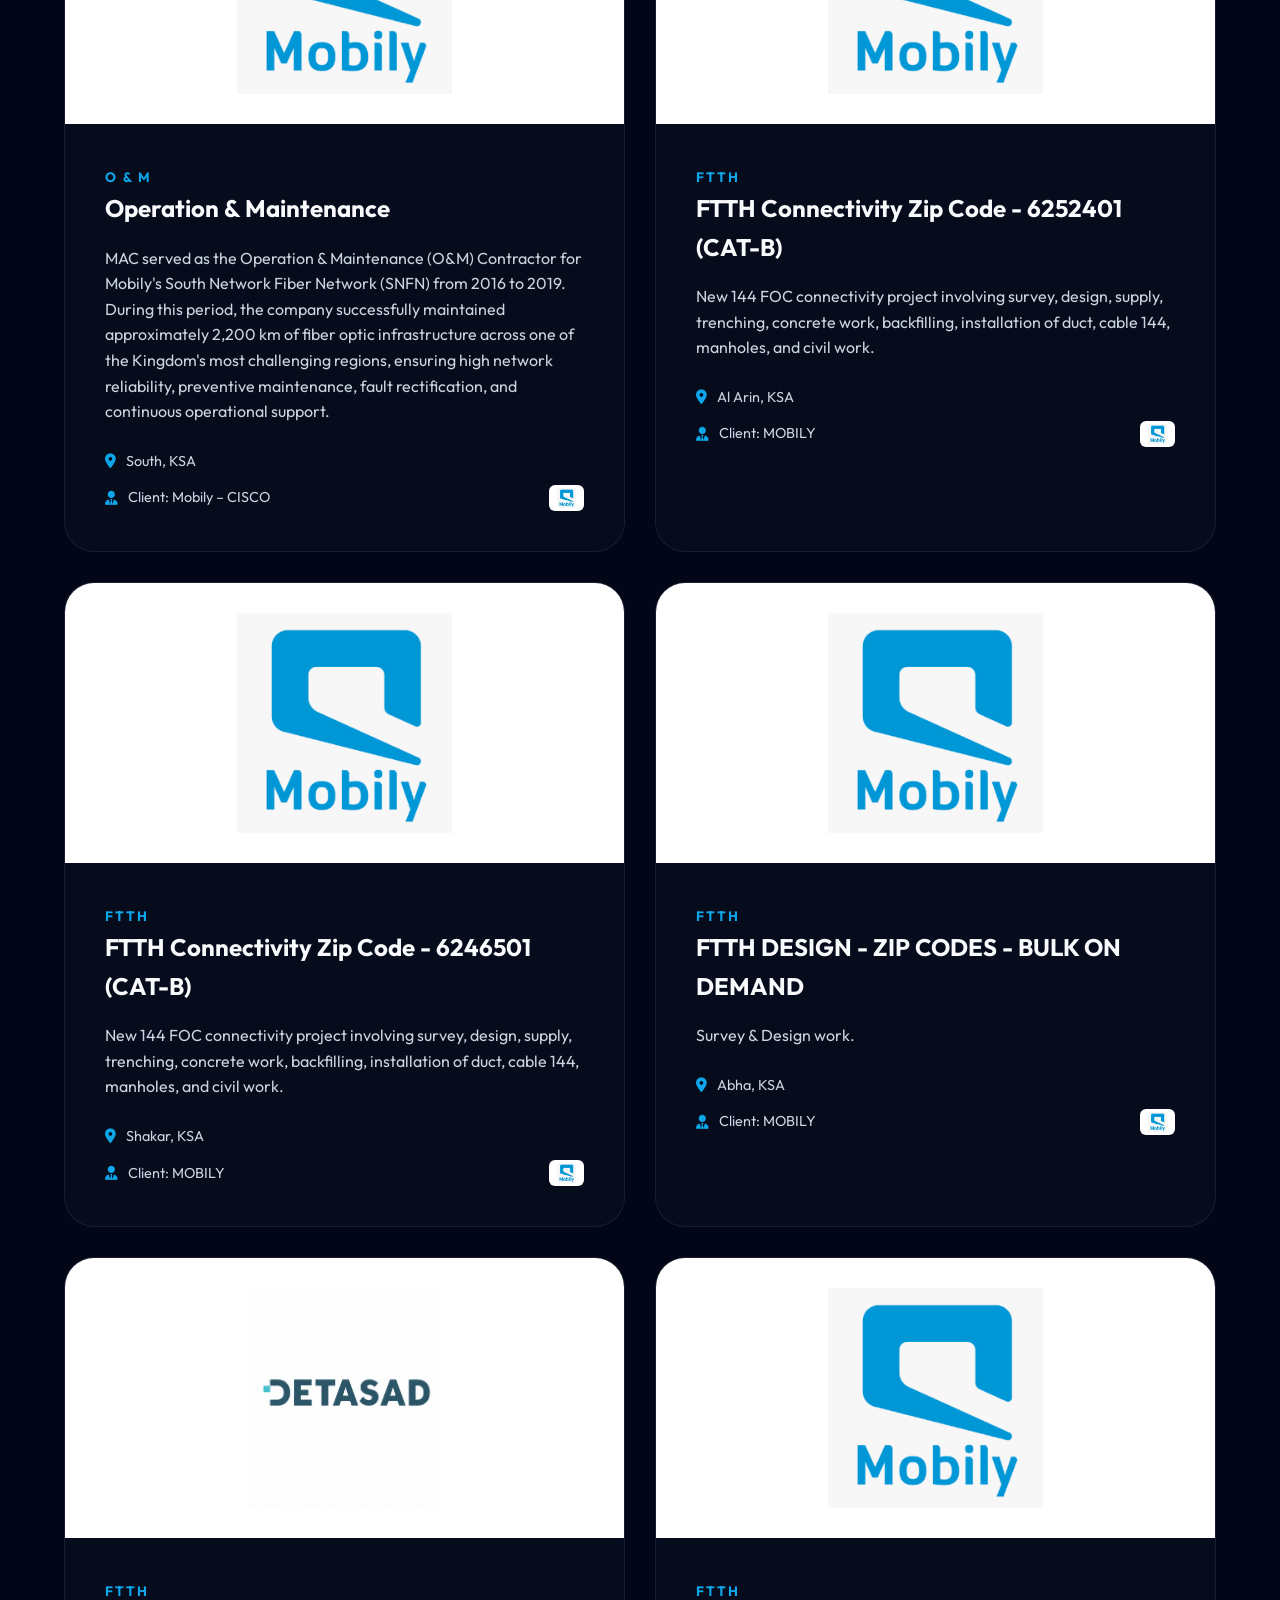
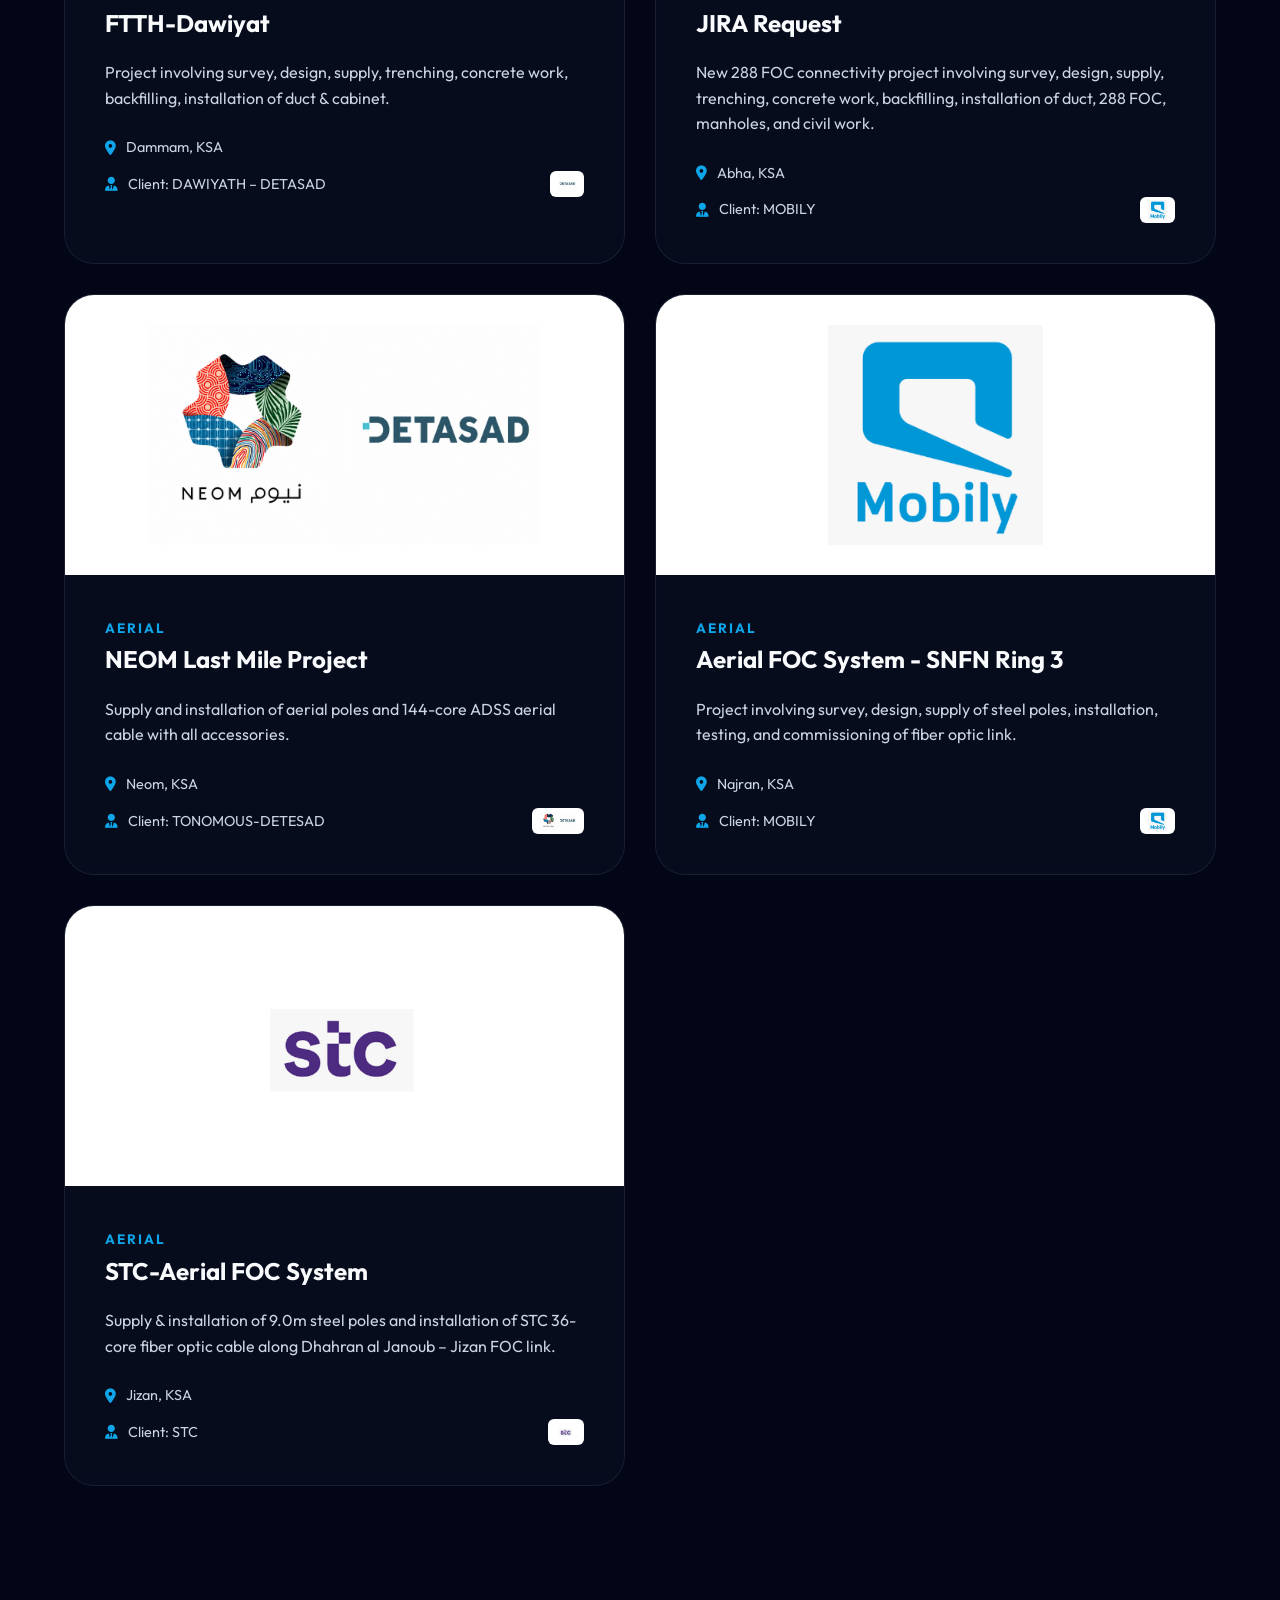
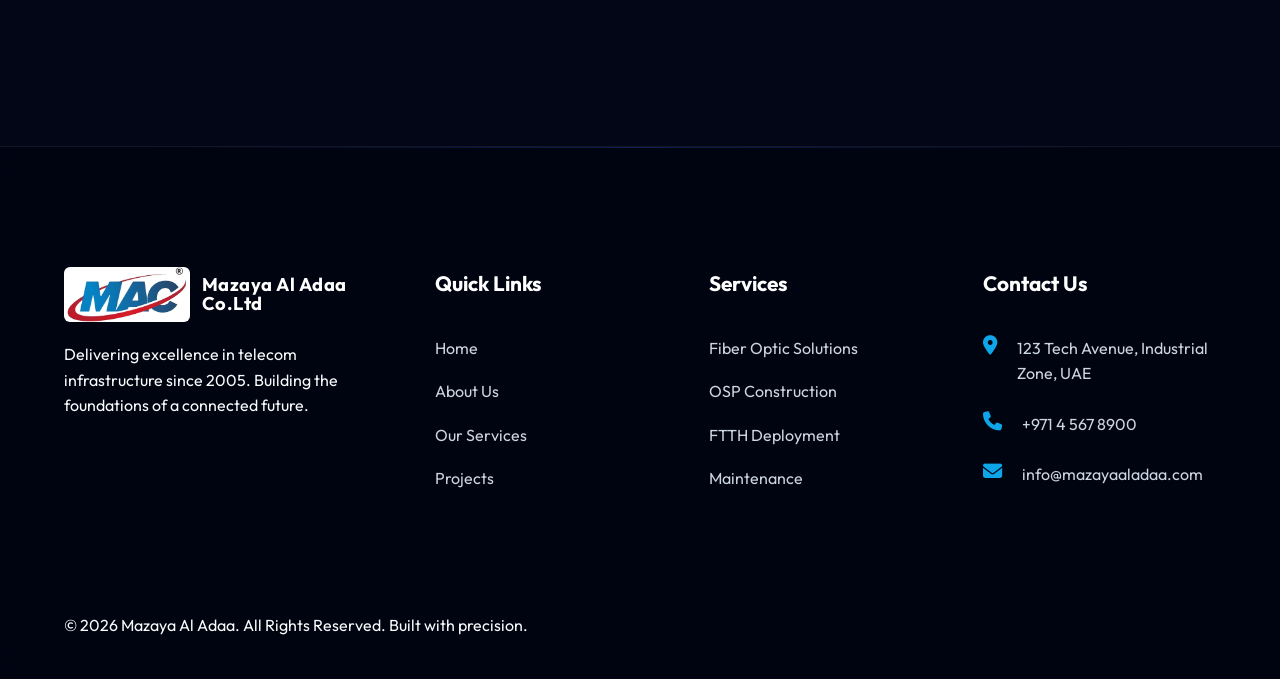
<file: projects.html>
<!DOCTYPE html>
<html lang="en">
<head>
    <meta charset="UTF-8">
    <meta name="viewport" content="width=device-width, initial-scale=1.0">
    <title>Our Projects | Mazaya Al Adaa</title>
    <link rel="stylesheet" href="style.css">
    <link rel="stylesheet" href="https://cdnjs.cloudflare.com/ajax/libs/font-awesome/6.4.0/css/all.min.css">
    <link href="https://unpkg.com/aos@2.3.1/dist/aos.css" rel="stylesheet">

</head>
<body>

    <!-- Header -->
    <header id="header">
        <div class="container nav">
            <a href="index.html" class="logo">
                <img src="assets/logo.jpeg" alt="Mazaya Al Adaa Logo">
                <div class="logo-text">
                    <span class="title">Mazaya Al Adaa Co.Ltd</span>
                </div>
            </a>
            <ul class="nav-links">
                <li><a href="index.html">Home</a></li>
                <li><a href="about.html">About</a></li>
                <li><a href="services.html">Services</a></li>
                <li><a href="projects.html" class="active">Projects</a></li>
                <li><a href="gallery.html">Gallery</a></li>
                <li><a href="contact.html">Contact</a></li>
            </ul>
            <div class="mobile-menu-btn">
                <i class="fas fa-bars"></i>
            </div>
        </div>
    </header>

    <section class="inner-hero">
        <div class="container" data-aos="fade-up">
            <h1>Infrastructure Showcase</h1>
            <p>Exploring our footprint in nationwide telecommunications projects.</p>
        </div>
    </section>

    <section>
        <div class="container">
            <div class="filter-container" data-aos="fade-up">
                <button class="filter-btn active" data-filter="all">All Projects</button>
                <button class="filter-btn" data-filter="osp">OSP</button>
                <button class="filter-btn" data-filter="o&m">O & M</button>
                <button class="filter-btn" data-filter="ftth">FTTH</button>
                <button class="filter-btn" data-filter="aerial">AERIAL</button>
            </div>

            <div class="projects-grid">
                <!-- OSP Projects -->
                <div class="project-item" data-category="osp" data-aos="fade-up">
                    <div class="project-img contains-logo">
                        <img src="assets/mng-tcc-logo.png" alt="MNG SANGCOM">
                    </div>
                    <div class="project-details">
                        <span class="project-category">OSP</span>
                        <h3>MNG SANGCOM</h3>
                        <p>Supply and installation of fiber optic cable (FOC) including excavation, cable blowing in existing ducts, ducting, civil works, ODF, HHRC/MMH, backfilling, HDD, reinstatement, and complete end-to-end testing (OTDR, PM/LS, PMD/CD).</p>
                        <div class="project-location">
                            <i class="fas fa-map-marker-alt"></i> East / Central / West, KSA
                        </div>
                        <div class="project-client">
                            <i class="fas fa-user-tie"></i> Client: MNG-TCC
                            <img src="assets/mng-tcc-logo.png" alt="MNG-TCC Logo" class="project-client-logo">
                        </div>
                    </div>
                </div>

                <div class="project-item" data-category="osp" data-aos="fade-up" data-aos-delay="100">
                    <div class="project-img contains-logo">
                        <img src="assets/moda-2p-logo.png" alt="MODA-2P">
                    </div>
                    <div class="project-details">
                        <span class="project-category">OSP</span>
                        <h3>MODA-2P</h3>
                        <p>Rectification and relocation of existing fiber route including supply and installation of fiber optic cable (FOC), excavation, cable blowing, ducting, civil works, ODF, backfilling, HDD, reinstatement, and complete end-to-end testing (OTDR, PM/LS, PMD/CD).</p>
                        <div class="project-location">
                            <i class="fas fa-map-marker-alt"></i> North, KSA
                        </div>
                        <div class="project-client">
                            <i class="fas fa-user-tie"></i> Client: MODA-2P
                            <img src="assets/moda-2p-logo.png" alt="MODA-2P Logo" class="project-client-logo">
                        </div>
                    </div>
                </div>

                <div class="project-item" data-category="osp" data-aos="fade-up" data-aos-delay="200">
                    <div class="project-img contains-logo">
                        <img src="assets/stc-tcil-logo.png" alt="ORYX Project - STC-TCIL">
                    </div>
                    <div class="project-details">
                        <span class="project-category">OSP</span>
                        <h3>ORYX Project</h3>
                        <p>Supply and installation of 288-core fiber optic cable (FOC) including excavation, cable blowing in existing ducts, ducting, civil works, ODF, HHRC/MMH, backfilling, reinstatement, and complete end-to-end testing (OTDR, PM/LS, PMD/CD).</p>
                        <div class="project-location">
                            <i class="fas fa-map-marker-alt"></i> North, KSA
                        </div>
                        <div class="project-client">
                            <i class="fas fa-user-tie"></i> Client: STC-TCIL
                            <img src="assets/stc-tcil-logo.png" alt="STC-TCIL Logo" class="project-client-logo">
                        </div>
                    </div>
                </div>

                <div class="project-item" data-category="osp" data-aos="fade-up">
                    <div class="project-img contains-logo">
                        <img src="assets/MOBILY.png" alt="WBB-2 ROUTE-1">
                    </div>
                    <div class="project-details">
                        <span class="project-category">OSP</span>
                        <h3>WBB-2 ROUTE-1</h3>
                        <p>Installation of a 288-core fiber optic cable including survey, design, supply, trenching, civil works, duct and cable laying, ODF and manhole installation using open trenching, mole ploughing, and sand pushing methods.</p>
                        <div class="project-location">
                            <i class="fas fa-map-marker-alt"></i> Riyadh, KSA
                        </div>
                        <div class="project-client">
                            <i class="fas fa-user-tie"></i> Client: MOBILY
                            <img src="assets/MOBILY.png" alt="MOBILY Logo" class="project-client-logo">
                        </div>
                    </div>
                </div>

                <div class="project-item" data-category="osp" data-aos="fade-up" data-aos-delay="100">
                    <div class="project-img contains-logo">
                        <img src="assets/MOBILY.png" alt="WBB-2 ROUTE-7">
                    </div>
                    <div class="project-details">
                        <span class="project-category">OSP</span>
                        <h3>WBB-2 ROUTE-7</h3>
                        <p>Installation of a 288-core fiber optic cable including survey, design, supply, trenching, civil works, duct and cable laying, ODF and manhole installation using open trenching, mole ploughing, and sand pushing methods.</p>
                        <div class="project-location">
                            <i class="fas fa-map-marker-alt"></i> Abha, KSA
                        </div>
                        <div class="project-client">
                            <i class="fas fa-user-tie"></i> Client: MOBILY
                            <img src="assets/MOBILY.png" alt="MOBILY Logo" class="project-client-logo">
                        </div>
                    </div>
                </div>

                <div class="project-item" data-category="osp" data-aos="fade-up" data-aos-delay="200">
                    <div class="project-img contains-logo">
                        <img src="assets/moi-tcc-logo.png" alt="MIFON 4">
                    </div>
                    <div class="project-details">
                        <span class="project-category">OSP</span>
                        <h3>MIFON 4</h3>
                        <p>Supply and installation of fiber optic cable (FOC) including excavation, ducting, civil works, ODF, HHRC/MMH, backfilling, HDD, reinstatement, and complete end-to-end testing (OTDR, PM/LS, PMD/CD).</p>
                        <div class="project-location">
                            <i class="fas fa-map-marker-alt"></i> Al Kharj, KSA
                        </div>
                        <div class="project-client">
                            <i class="fas fa-user-tie"></i> Client: MOI-TCC
                            <img src="assets/moi-tcc-logo.png" alt="MOI-TCC Logo" class="project-client-logo">
                        </div>
                    </div>
                </div>

                <div class="project-item" data-category="osp" data-aos="fade-up">
                    <div class="project-img contains-logo">
                        <img src="assets/zain-ccs-logo.png" alt="ZOI OSP KSA-Oman">
                    </div>
                    <div class="project-details">
                        <span class="project-category">OSP</span>
                        <h3>ZOI OSP KSA-Oman Fiber Connectivity</h3>
                        <p>Supply & Installation of Duct & FOC including survey, design, trenching, mole ploughing, backfilling, installation of duct, cable & manholes.</p>
                        <div class="project-location">
                            <i class="fas fa-map-marker-alt"></i> Batha - Oman
                        </div>
                        <div class="project-client">
                            <i class="fas fa-user-tie"></i> Client: ZAIN-CCS
                            <img src="assets/zain-ccs-logo.png" alt="ZAIN-CCS Logo" class="project-client-logo">
                        </div>
                    </div>
                </div>

                <div class="project-item" data-category="osp" data-aos="fade-up" data-aos-delay="100">
                    <div class="project-img contains-logo">
                        <img src="assets/saudi-aramco-logo.png" alt="Saudi Aramco East-West Pipeline">
                    </div>
                    <div class="project-details">
                        <span class="project-category">OSP</span>
                        <h3>Saudi Aramco East-West Pipeline MW Replacement</h3>
                        <p>Fiber optic cable post installation and testing including drum testing, splicing, termination, end-to-end OTDR, OLTS, CD, PMD testing and documentation.</p>
                        <div class="project-location">
                            <i class="fas fa-map-marker-alt"></i> Dammam, KSA
                        </div>
                        <div class="project-client">
                            <i class="fas fa-user-tie"></i> Client: SAUDI ARAMCO
                            <img src="assets/saudi-aramco-logo.png" alt="Saudi Aramco Logo" class="project-client-logo">
                        </div>
                    </div>
                </div>

                <div class="project-item" data-category="osp" data-aos="fade-up" data-aos-delay="200">
                    <div class="project-img contains-logo">
                        <img src="assets/MOBILY.png" alt="FIBERIZATION 2023 PROJECT">
                    </div>
                    <div class="project-details">
                        <span class="project-category">OSP</span>
                        <h3>FIBERIZATION 2023 PROJECT</h3>
                        <p>New 144 FOC connectivity project involving survey, design, supply, trenching, concrete work, backfilling, installation of duct, cable 144, and manholes.</p>
                        <div class="project-location">
                            <i class="fas fa-map-marker-alt"></i> Abha, KSA
                        </div>
                        <div class="project-client">
                            <i class="fas fa-user-tie"></i> Client: MOBILY
                            <img src="assets/MOBILY.png" alt="MOBILY Logo" class="project-client-logo">
                        </div>
                    </div>
                </div>

                <div class="project-item" data-category="osp" data-aos="fade-up">
                    <div class="project-img contains-logo">
                        <img src="assets/MOBILY.png" alt="SNFN FIBER ENHANCEMENT">
                    </div>
                    <div class="project-details">
                        <span class="project-category">OSP</span>
                        <h3>SNFN FIBER ENHANCEMENT</h3>
                        <p>Relocating Mobily cable (144FOC) involving survey, design, trenching, concrete work, backfilling, installation of duct, cable 144, manholes, open trench, and civil work.</p>
                        <div class="project-location">
                            <i class="fas fa-map-marker-alt"></i> Najran, KSA
                        </div>
                        <div class="project-client">
                            <i class="fas fa-user-tie"></i> Client: MOBILY
                            <img src="assets/MOBILY.png" alt="MOBILY Logo" class="project-client-logo">
                        </div>
                    </div>
                </div>

                <div class="project-item" data-category="osp" data-aos="fade-up" data-aos-delay="100">
                    <div class="project-img contains-logo">
                        <img src="assets/MOBILY.png" alt="MOBILY NAJRAN-SHAROURAH">
                    </div>
                    <div class="project-details">
                        <span class="project-category">OSP</span>
                        <h3>MOBILY NAJRAN-SHAROURAH</h3>
                        <p>Installing Mobily cable (96FOC) involving survey, design, trenching, concrete work, backfilling, installation of duct, cable 96, ODB, ODF, manholes, open trench, mole ploughing, civil work, and sand pushing.</p>
                        <div class="project-location">
                            <i class="fas fa-map-marker-alt"></i> Najran, KSA
                        </div>
                        <div class="project-client">
                            <i class="fas fa-user-tie"></i> Client: MOBILY
                            <img src="assets/MOBILY.png" alt="MOBILY Logo" class="project-client-logo">
                        </div>
                    </div>
                </div>

                <div class="project-item" data-category="osp" data-aos="fade-up" data-aos-delay="200">
                    <div class="project-img contains-logo">
                        <img src="assets/itc-logo.jpg" alt="ITC – Riyadh Ring-1 & Ring-2">
                    </div>
                    <div class="project-details">
                        <span class="project-category">OSP</span>
                        <h3>ITC – Riyadh Ring-1 & Ring-2</h3>
                        <p>Installation of 96 FOC and connectivity for major customers such as SABB. Includes installation, splicing, testing, termination of FOC, and installation of cable trays.</p>
                        <div class="project-location">
                            <i class="fas fa-map-marker-alt"></i> Riyadh, KSA
                        </div>
                        <div class="project-client">
                            <i class="fas fa-user-tie"></i> Client: ITC – Integrated Telecom Company
                            <img src="assets/itc-logo.jpg" alt="Integrated Telecom Logo" class="project-client-logo">
                        </div>
                    </div>
                </div>

                <!-- O & M Projects -->
                <div class="project-item" data-category="o&m" data-aos="fade-up">
                    <div class="project-img contains-logo">
                        <img src="assets/MOBILY.png" alt="Operation & Maintenance">
                    </div>
                    <div class="project-details">
                        <span class="project-category">O & M</span>
                        <h3>Operation & Maintenance</h3>
                        <p>MAC served as the Operation & Maintenance (O&M) Contractor for Mobily's South Network Fiber Network (SNFN) from 2016 to 2019. During this period, the company successfully maintained approximately 2,200 km of fiber optic infrastructure across one of the Kingdom's most challenging regions, ensuring high network reliability, preventive maintenance, fault rectification, and continuous operational support.</p>
                        <div class="project-location">
                            <i class="fas fa-map-marker-alt"></i> South, KSA
                        </div>
                        <div class="project-client">
                            <i class="fas fa-user-tie"></i> Client: Mobily – CISCO
                            <img src="assets/MOBILY.png" alt="MOBILY Logo" class="project-client-logo">
                        </div>
                    </div>
                </div>

                <!-- FTTH Projects -->
                <div class="project-item" data-category="ftth" data-aos="fade-up">
                    <div class="project-img contains-logo">
                        <img src="assets/MOBILY.png" alt="FTTH Zip Code 6252401">
                    </div>
                    <div class="project-details">
                        <span class="project-category">FTTH</span>
                        <h3>FTTH Connectivity Zip Code - 6252401 (CAT-B)</h3>
                        <p>New 144 FOC connectivity project involving survey, design, supply, trenching, concrete work, backfilling, installation of duct, cable 144, manholes, and civil work.</p>
                        <div class="project-location">
                            <i class="fas fa-map-marker-alt"></i> Al Arin, KSA
                        </div>
                        <div class="project-client">
                            <i class="fas fa-user-tie"></i> Client: MOBILY
                            <img src="assets/MOBILY.png" alt="MOBILY Logo" class="project-client-logo">
                        </div>
                    </div>
                </div>

                <div class="project-item" data-category="ftth" data-aos="fade-up" data-aos-delay="100">
                    <div class="project-img contains-logo">
                        <img src="assets/MOBILY.png" alt="FTTH Zip Code 6246501">
                    </div>
                    <div class="project-details">
                        <span class="project-category">FTTH</span>
                        <h3>FTTH Connectivity Zip Code - 6246501 (CAT-B)</h3>
                        <p>New 144 FOC connectivity project involving survey, design, supply, trenching, concrete work, backfilling, installation of duct, cable 144, manholes, and civil work.</p>
                        <div class="project-location">
                            <i class="fas fa-map-marker-alt"></i> Shakar, KSA
                        </div>
                        <div class="project-client">
                            <i class="fas fa-user-tie"></i> Client: MOBILY
                            <img src="assets/MOBILY.png" alt="MOBILY Logo" class="project-client-logo">
                        </div>
                    </div>
                </div>

                <div class="project-item" data-category="ftth" data-aos="fade-up" data-aos-delay="200">
                    <div class="project-img contains-logo">
                        <img src="assets/MOBILY.png" alt="FTTH Design">
                    </div>
                    <div class="project-details">
                        <span class="project-category">FTTH</span>
                        <h3>FTTH DESIGN - ZIP CODES - BULK ON DEMAND</h3>
                        <p>Survey & Design work.</p>
                        <div class="project-location">
                            <i class="fas fa-map-marker-alt"></i> Abha, KSA
                        </div>
                        <div class="project-client">
                            <i class="fas fa-user-tie"></i> Client: MOBILY
                            <img src="assets/MOBILY.png" alt="MOBILY Logo" class="project-client-logo">
                        </div>
                    </div>
                </div>

                <div class="project-item" data-category="ftth" data-aos="fade-up">
                    <div class="project-img contains-logo">
                        <img src="assets/detasad.png" alt="FTTH-Dawiyat">
                    </div>
                    <div class="project-details">
                        <span class="project-category">FTTH</span>
                        <h3>FTTH-Dawiyat</h3>
                        <p>Project involving survey, design, supply, trenching, concrete work, backfilling, installation of duct & cabinet.</p>
                        <div class="project-location">
                            <i class="fas fa-map-marker-alt"></i> Dammam, KSA
                        </div>
                        <div class="project-client">
                            <i class="fas fa-user-tie"></i> Client: DAWIYATH – DETASAD
                            <img src="assets/detasad.png" alt="DETASAD Logo" class="project-client-logo">
                        </div>
                    </div>
                </div>

                <div class="project-item" data-category="ftth" data-aos="fade-up" data-aos-delay="100">
                    <div class="project-img contains-logo">
                        <img src="assets/MOBILY.png" alt="JIRA Request - 144 FOC Connectivity">
                    </div>
                    <div class="project-details">
                        <span class="project-category">FTTH</span>
                        <h3>JIRA Request</h3>
                        <p>New 288 FOC connectivity project involving survey, design, supply, trenching, concrete work, backfilling, installation of duct, 288 FOC, manholes, and civil work.</p>
                        <div class="project-location">
                            <i class="fas fa-map-marker-alt"></i> Abha, KSA
                        </div>
                        <div class="project-client">
                            <i class="fas fa-user-tie"></i> Client: MOBILY
                            <img src="assets/MOBILY.png" alt="MOBILY Logo" class="project-client-logo">
                        </div>
                    </div>
                </div>

                <!-- AERIAL Projects -->
                <div class="project-item" data-category="aerial" data-aos="fade-up">
                    <div class="project-img contains-logo">
                        <img src="assets/neom-detasad-logo.png" alt="NEOM Last Mile Project">
                    </div>
                    <div class="project-details">
                        <span class="project-category">AERIAL</span>
                        <h3>NEOM Last Mile Project</h3>
                        <p>Supply and installation of aerial poles and 144-core ADSS aerial cable with all accessories.</p>
                        <div class="project-location">
                            <i class="fas fa-map-marker-alt"></i> Neom, KSA
                        </div>
                        <div class="project-client">
                            <i class="fas fa-user-tie"></i> Client: TONOMOUS-DETESAD
                            <img src="assets/neom-detasad-logo.png" alt="NEOM-DETASAD Logo" class="project-client-logo">
                        </div>
                    </div>
                </div>

                <div class="project-item" data-category="aerial" data-aos="fade-up" data-aos-delay="100">
                    <div class="project-img contains-logo">
                        <img src="assets/MOBILY.png" alt="Aerial FOC System Najran">
                    </div>
                    <div class="project-details">
                        <span class="project-category">AERIAL</span>
                        <h3>Aerial FOC System - SNFN Ring 3</h3>
                        <p>Project involving survey, design, supply of steel poles, installation, testing, and commissioning of fiber optic link.</p>
                        <div class="project-location">
                            <i class="fas fa-map-marker-alt"></i> Najran, KSA
                        </div>
                        <div class="project-client">
                            <i class="fas fa-user-tie"></i> Client: MOBILY
                            <img src="assets/MOBILY.png" alt="MOBILY Logo" class="project-client-logo">
                        </div>
                    </div>
                </div>

                <div class="project-item" data-category="aerial" data-aos="fade-up" data-aos-delay="200">
                    <div class="project-img contains-logo">
                        <img src="assets/stc.png" alt="STC-Aerial FOC System">
                    </div>
                    <div class="project-details">
                        <span class="project-category">AERIAL</span>
                        <h3>STC-Aerial FOC System</h3>
                        <p>Supply & installation of 9.0m steel poles and installation of STC 36-core fiber optic cable along Dhahran al Janoub – Jizan FOC link.</p>
                        <div class="project-location">
                            <i class="fas fa-map-marker-alt"></i> Jizan, KSA
                        </div>
                        <div class="project-client">
                            <i class="fas fa-user-tie"></i> Client: STC
                            <img src="assets/stc.png" alt="STC Logo" class="project-client-logo">
                        </div>
                    </div>
                </div>
            </div>
        </div>
    </section>

    <!-- Footer -->
    <footer>
        <div class="container">
            <div class="footer-main">
                <div class="footer-col">
                    <a href="index.html" class="logo">
                        <img src="assets/logo.jpeg" alt="Mazaya Al Adaa Logo" style="max-height: 55px; border-radius: 6px;">
                        <div class="logo-text">
                            <span class="title">Mazaya Al Adaa Co.Ltd</span>
                        </div>
                    </a>
                    <p style="margin-top: 20px;">Delivering excellence in telecom infrastructure since 2005. Building the foundations of a connected future.</p>
                </div>
                <div class="footer-col footer-links">
                    <h4 class="footer-title">Quick Links</h4>
                    <a href="index.html">Home</a>
                    <a href="about.html">About Us</a>
                    <a href="services.html">Our Services</a>
                    <a href="projects.html">Projects</a>
                </div>
                <div class="footer-col footer-links">
                    <h4 class="footer-title">Services</h4>
                    <a href="services.html">Fiber Optic Solutions</a>
                    <a href="services.html">OSP Construction</a>
                    <a href="services.html">FTTH Deployment</a>
                    <a href="services.html">Maintenance</a>
                </div>
                <div class="footer-col">
                    <h4 class="footer-title">Contact Us</h4>
                    <ul class="footer-contact">
                        <li><i class="fas fa-map-marker-alt" style="color: var(--accent);"></i> 123 Tech Avenue, Industrial Zone, UAE</li>
                        <li><i class="fas fa-phone" style="color: var(--accent);"></i> +971 4 567 8900</li>
                        <li><i class="fas fa-envelope" style="color: var(--accent);"></i> info@mazayaaladaa.com</li>
                    </ul>
                </div>
            </div>
            <div class="footer-bottom">
                <p>&copy; 2026 Mazaya Al Adaa. All Rights Reserved. Built with precision.</p>
            </div>
        </div>
    </footer>

    <script src="https://unpkg.com/aos@2.3.1/dist/aos.js"></script>
    <script src="main.js"></script>
    <script>
        AOS.init({ duration: 1000, once: true });

        // Filter Logic
        const filterBtns = document.querySelectorAll('.filter-btn');
        const projectItems = document.querySelectorAll('.project-item');

        filterBtns.forEach(btn => {
            btn.addEventListener('click', () => {
                filterBtns.forEach(b => b.classList.remove('active'));
                btn.classList.add('active');
                
                const filter = btn.getAttribute('data-filter');
                
                projectItems.forEach(item => {
                    if (filter === 'all' || item.getAttribute('data-category') === filter) {
                        item.style.display = 'block';
                        setTimeout(() => item.style.opacity = '1', 10);
                    } else {
                        item.style.opacity = '0';
                        setTimeout(() => item.style.display = 'none', 300);
                    }
                });
            });
        });
    </script>
</body>
</html>
</file>
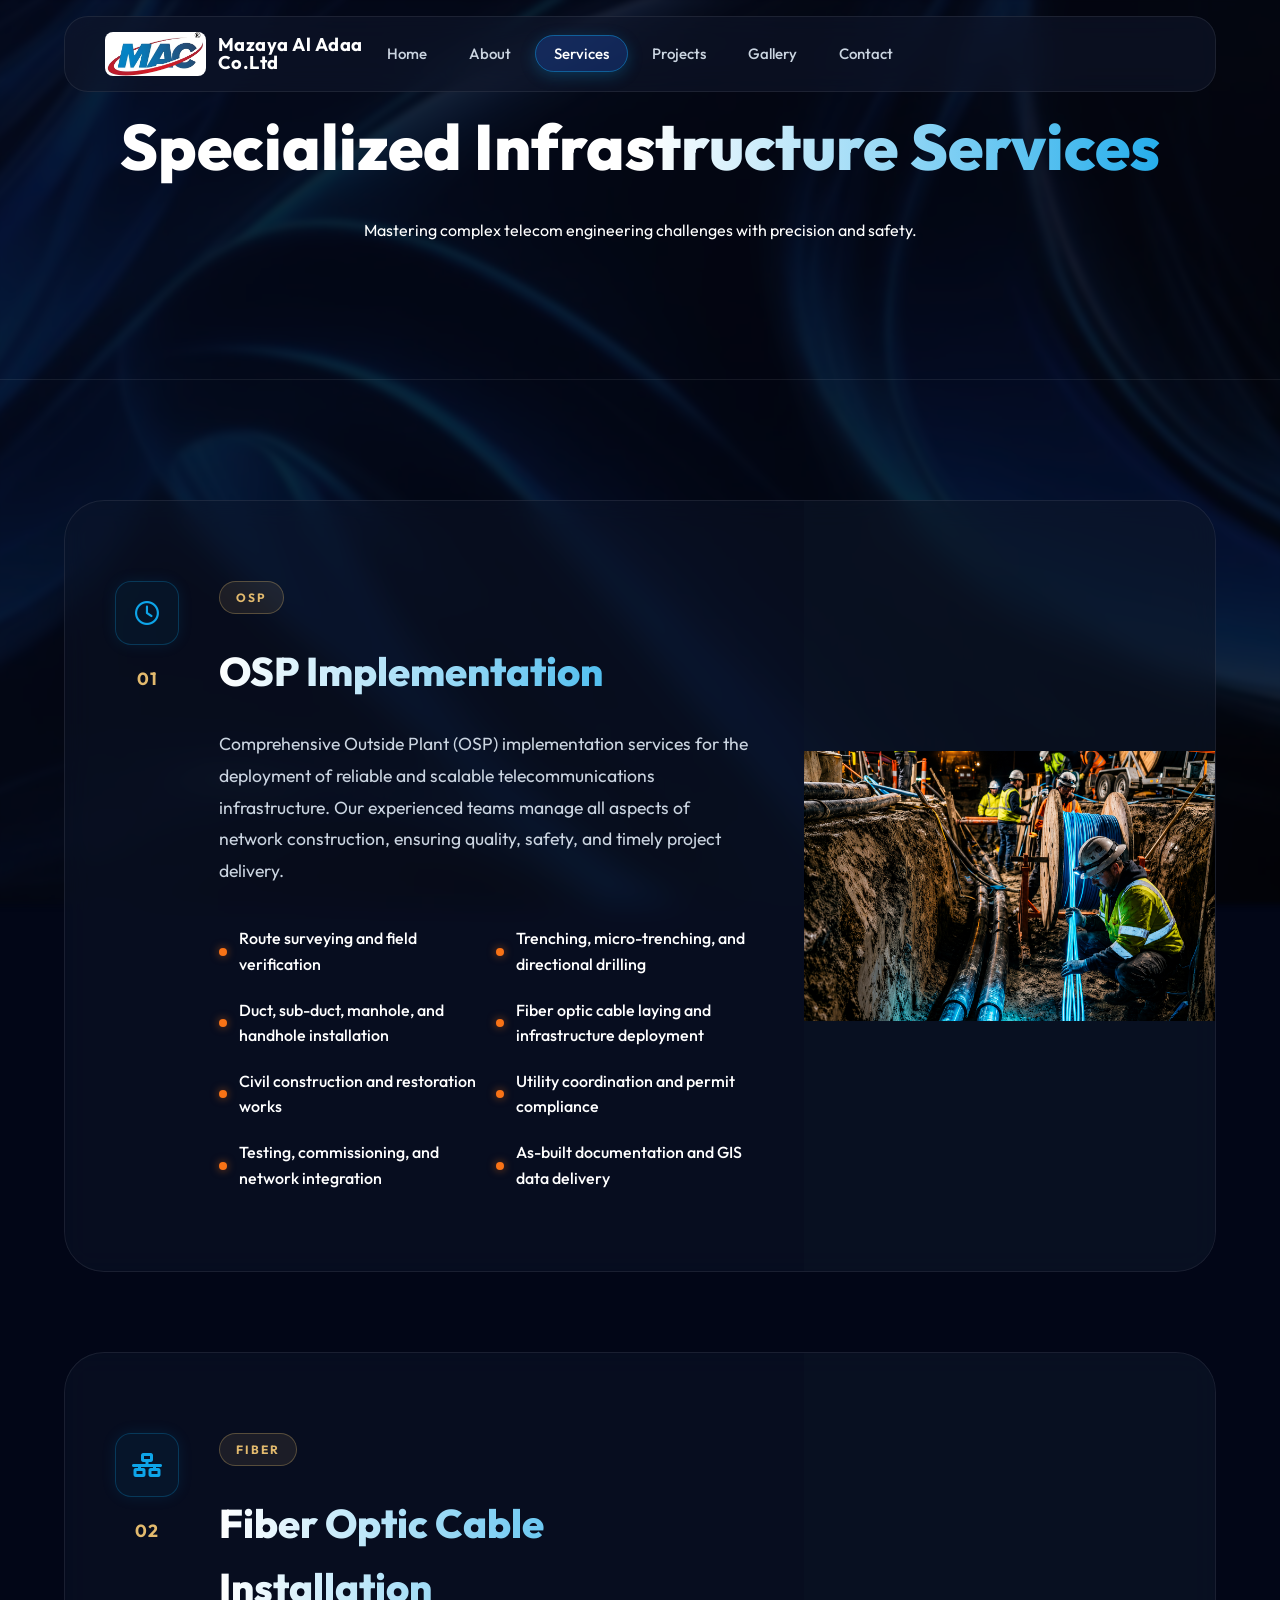
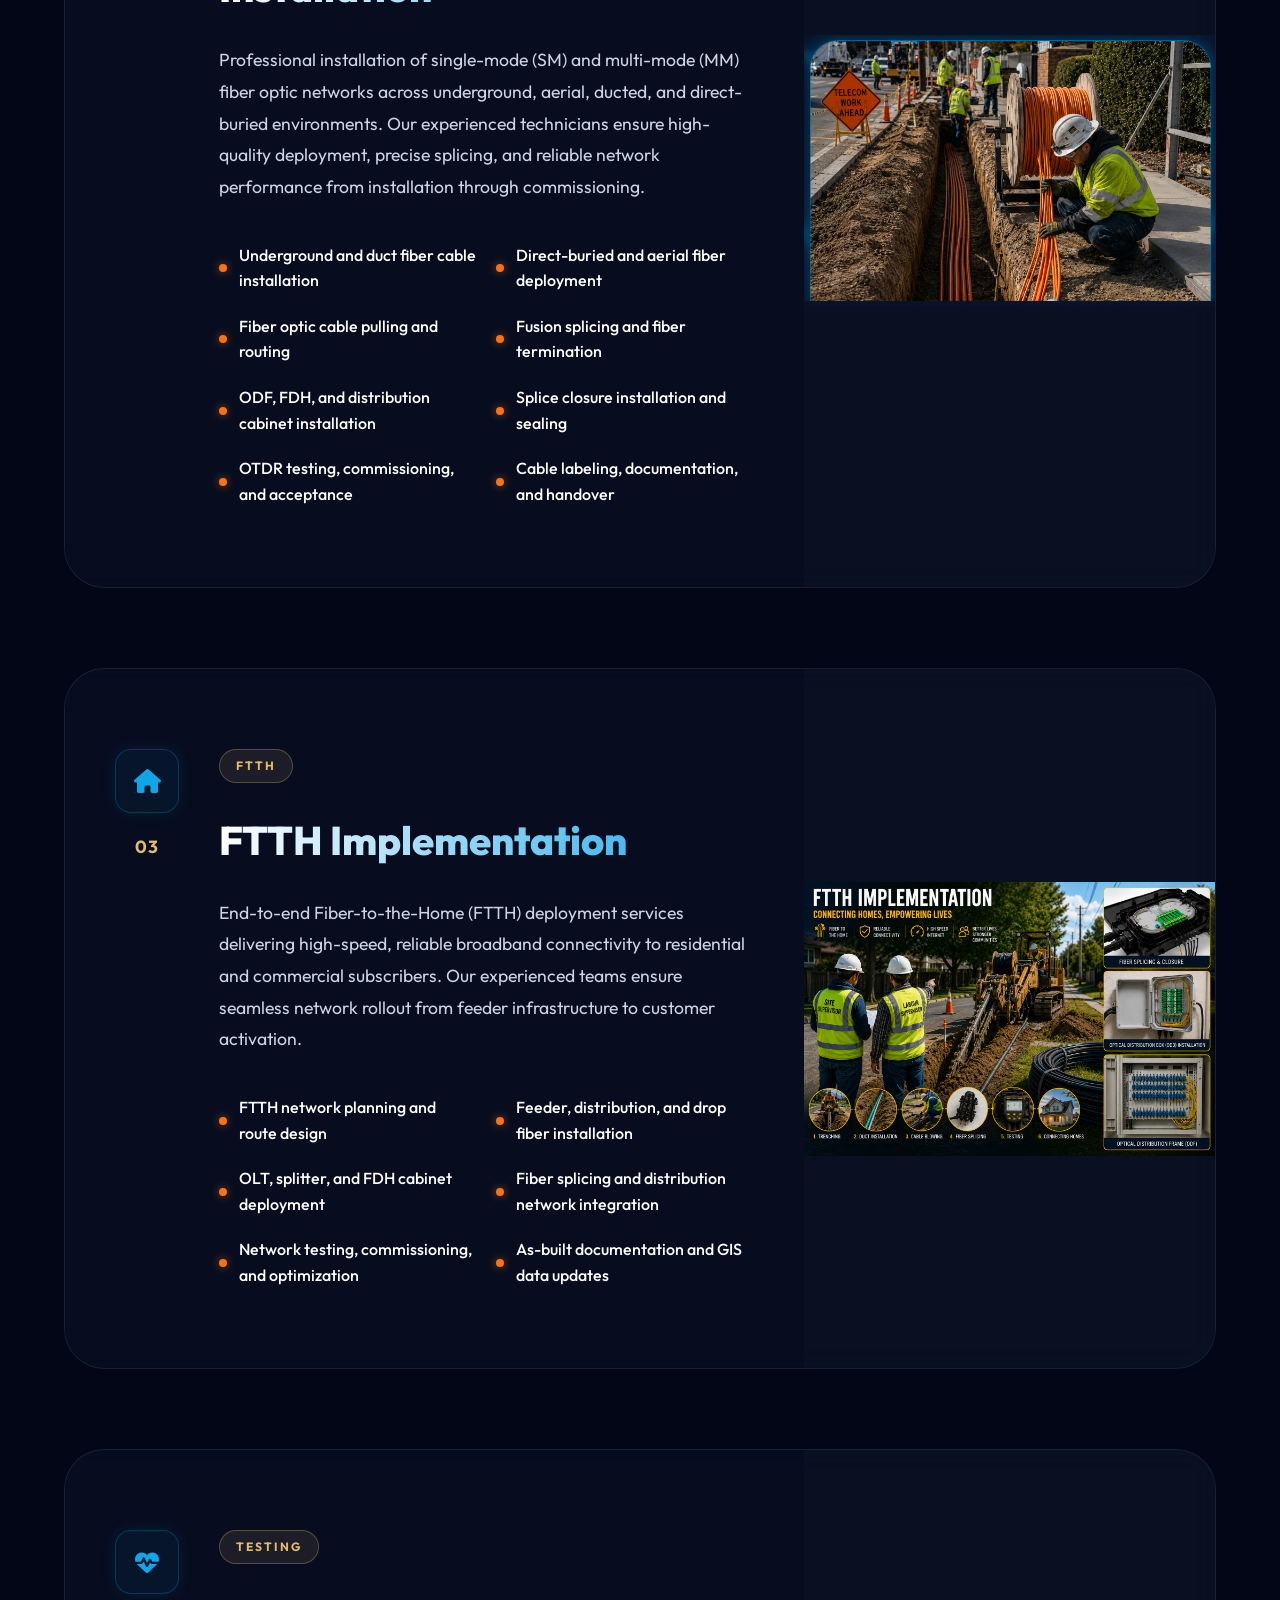
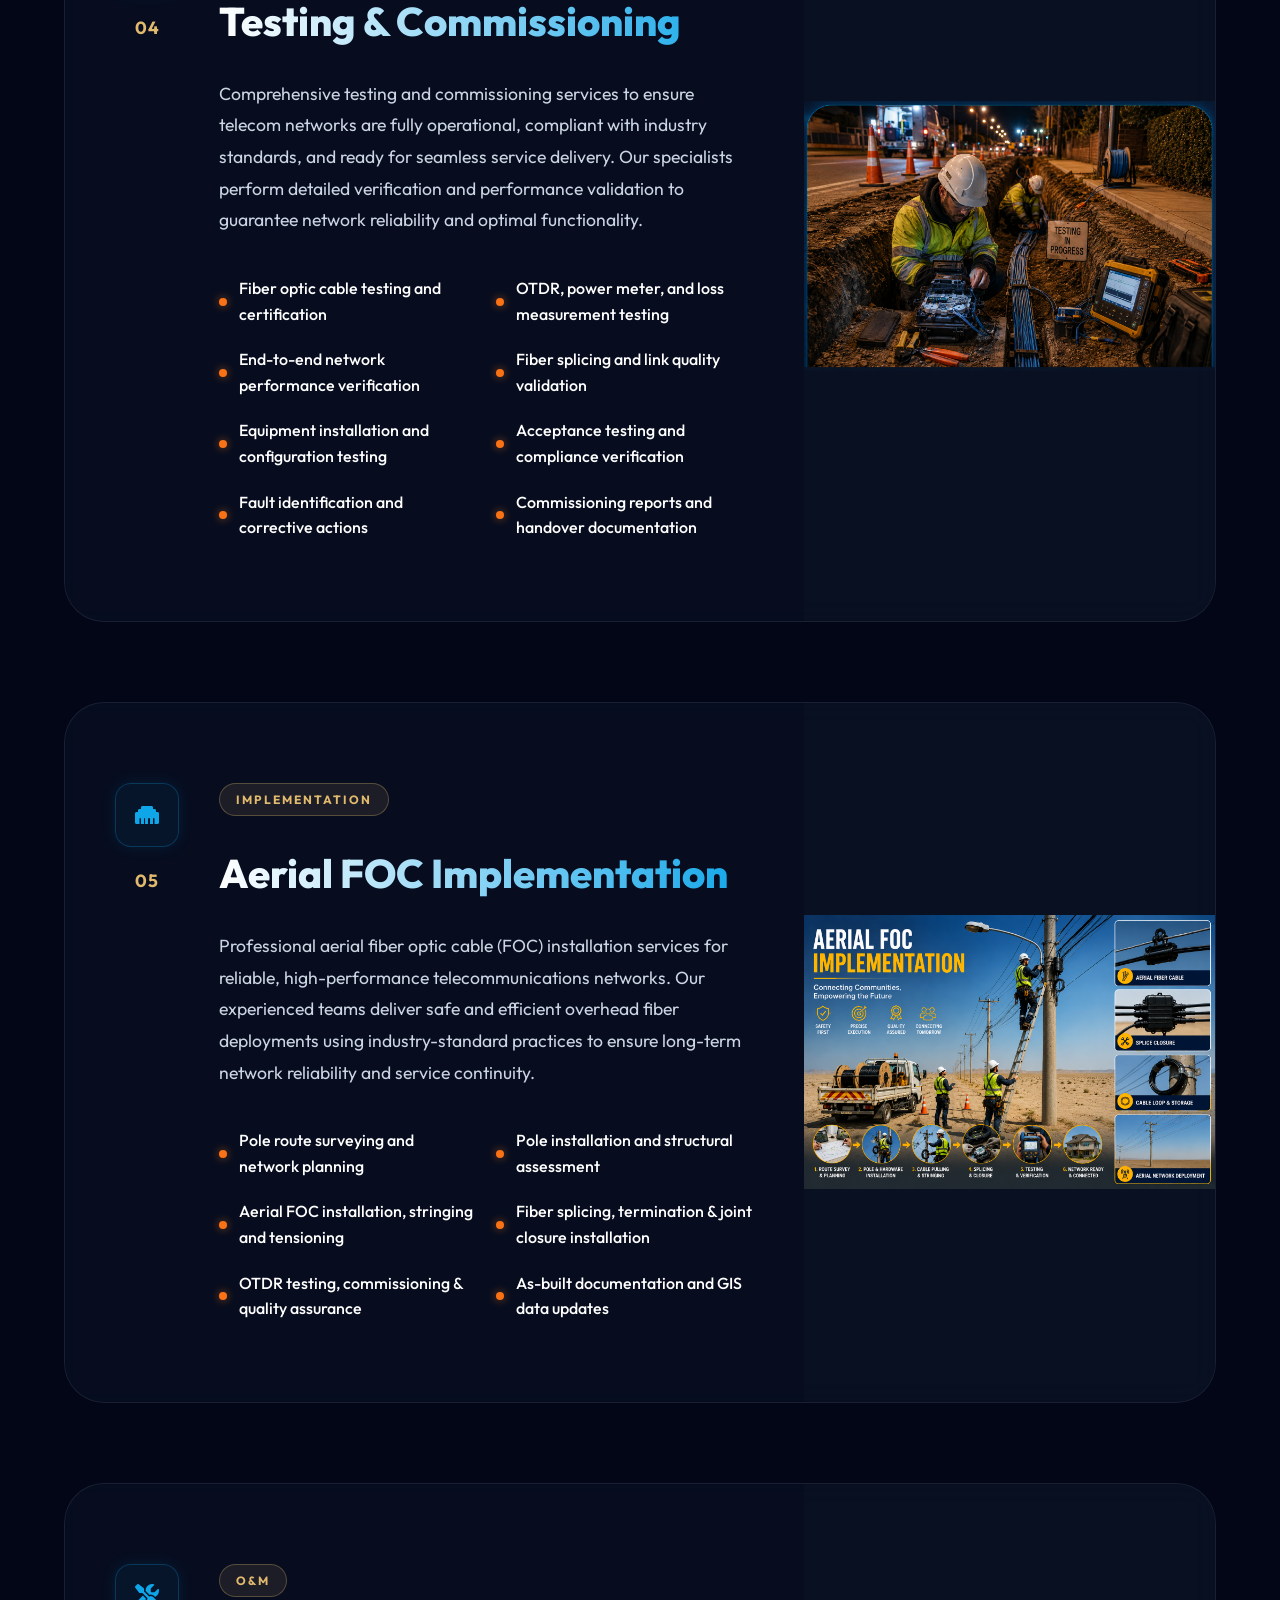
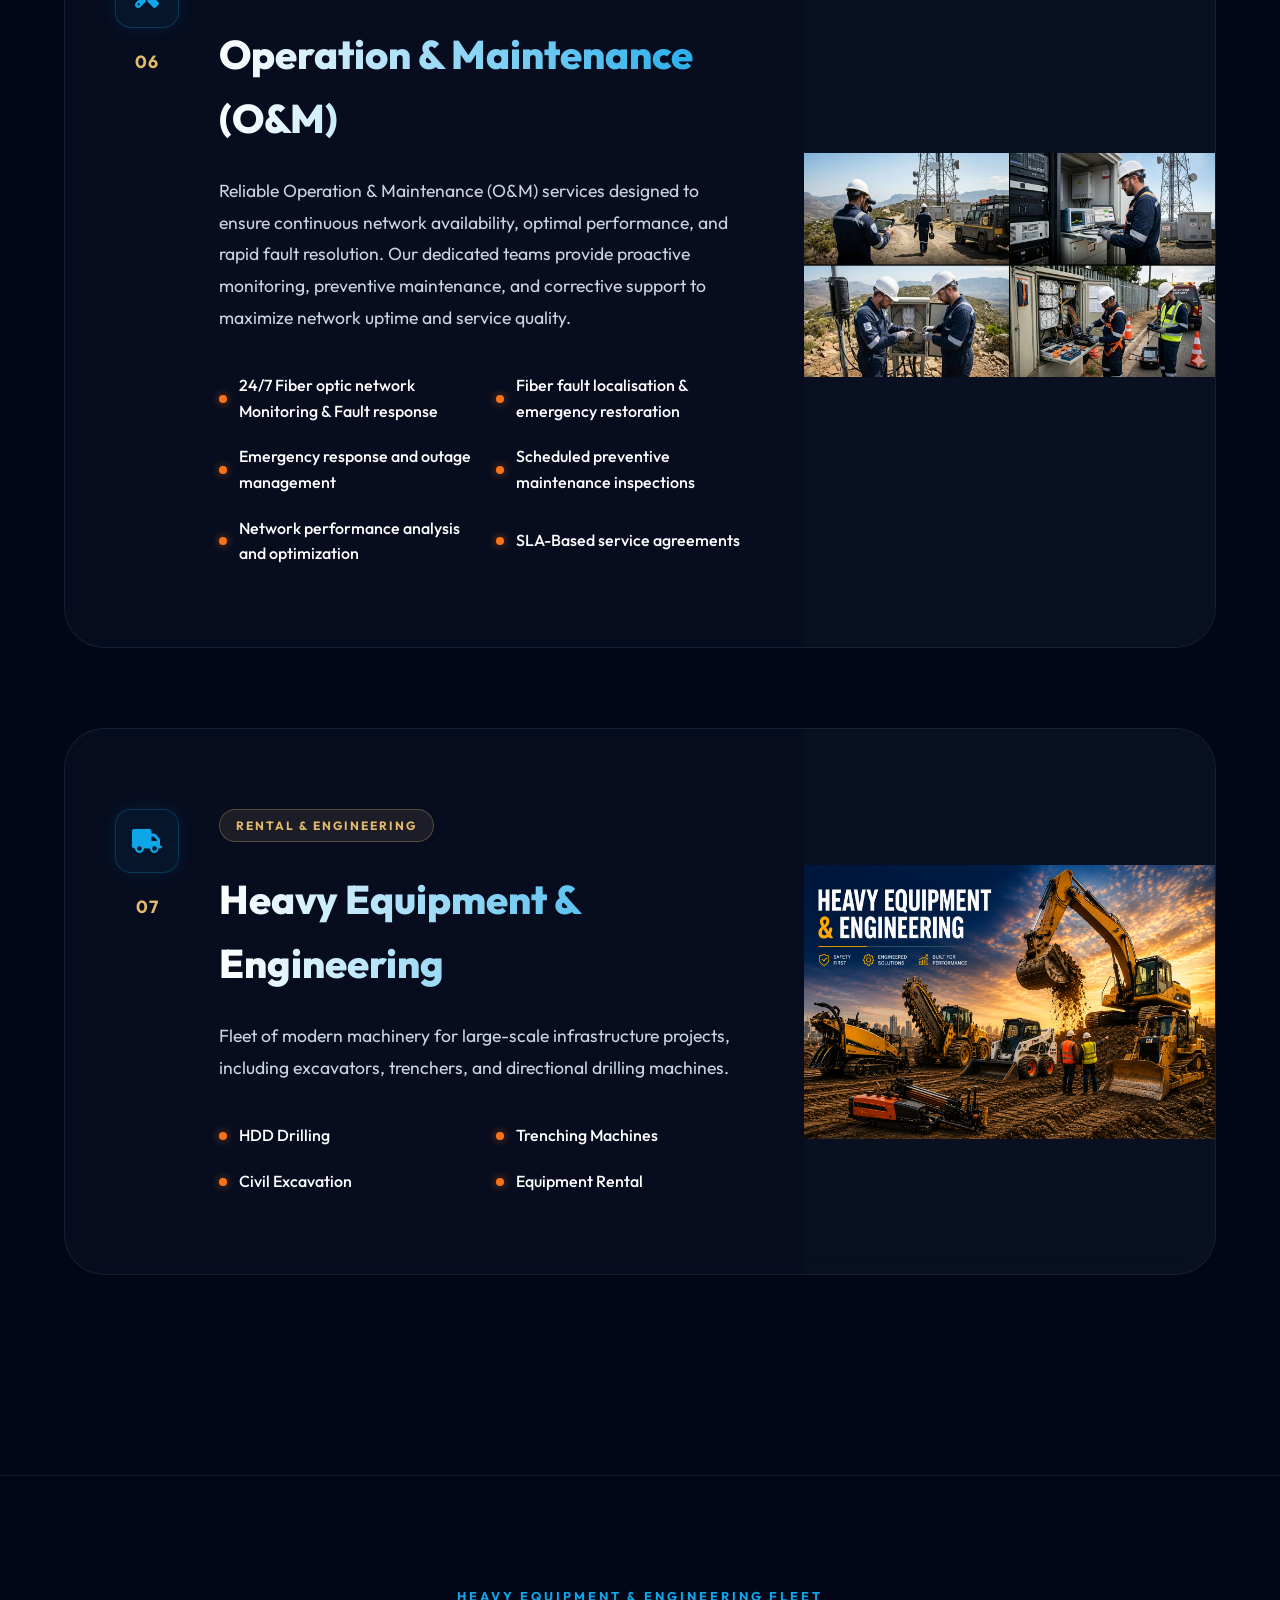
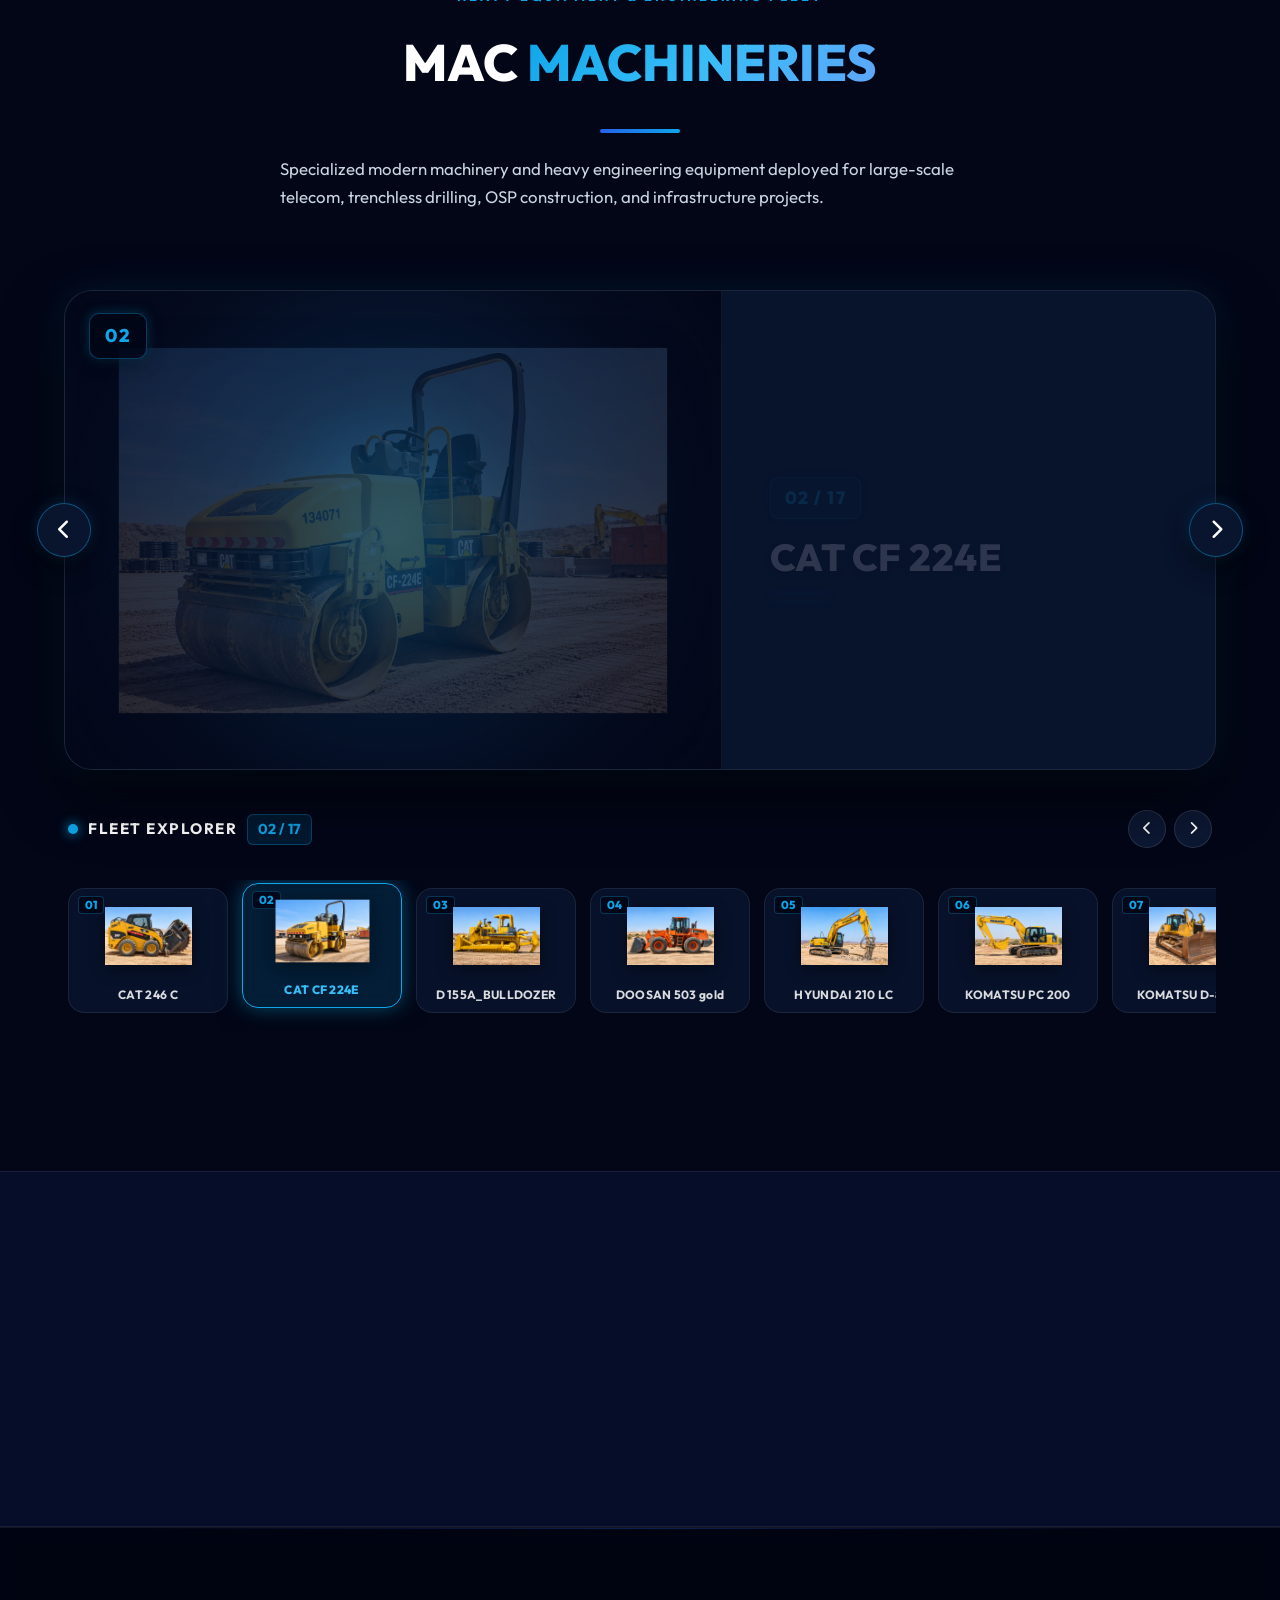
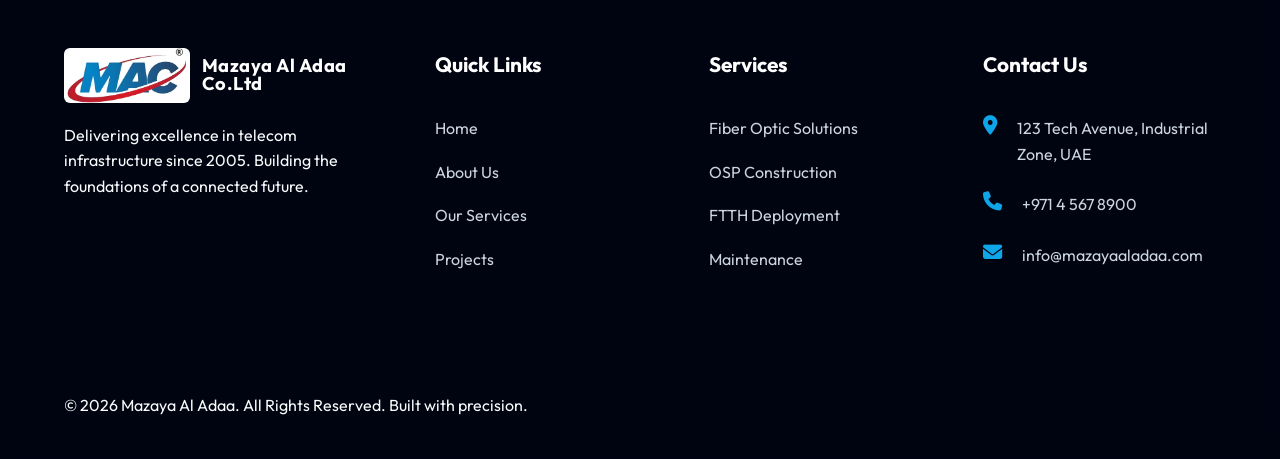
<file: services.html>
<!DOCTYPE html>
<html lang="en">
<head>
    <meta charset="UTF-8">
    <meta name="viewport" content="width=device-width, initial-scale=1.0">
    <title>Our Services | Mazaya Al Adaa</title>
    <link rel="stylesheet" href="style.css?v=1.2">
    <link rel="stylesheet" href="https://cdnjs.cloudflare.com/ajax/libs/font-awesome/6.4.0/css/all.min.css">
    <link href="https://unpkg.com/aos@2.3.1/dist/aos.css" rel="stylesheet">
    <style>
        /* Disable image zoom/scale effect on hover */
        .service-premium-card:hover .service-premium-right img {
            transform: none !important;
        }
    </style>
</head>
<body>

    <!-- Header -->
    <header id="header">
        <div class="container nav">
            <a href="index.html" class="logo">
                <img src="assets/logo.jpeg" alt="Mazaya Al Adaa Logo">
                <div class="logo-text">
                    <span class="title">Mazaya Al Adaa Co.Ltd</span>
                </div>
            </a>
            <ul class="nav-links">
                <li><a href="index.html">Home</a></li>
                <li><a href="about.html">About</a></li>
                <li><a href="services.html" class="active">Services</a></li>
                <li><a href="projects.html">Projects</a></li>
                <li><a href="gallery.html">Gallery</a></li>
                <li><a href="contact.html">Contact</a></li>
            </ul>
            <div class="mobile-menu-btn">
                <i class="fas fa-bars"></i>
            </div>
        </div>
    </header>

    <section class="inner-hero">
        <div class="container" data-aos="fade-up">
            <h1>Specialized Infrastructure Services</h1>
            <p>Mastering complex telecom engineering challenges with precision and safety.</p>
        </div>
    </section>

    <section class="services-detail">
        <div class="container">
            
            <!-- Service 1 -->
            <div class="service-premium-card" data-aos="fade-up">
                <div class="service-premium-left">
                    <div class="service-premium-icon-box">
                        <i class="fa-regular fa-clock"></i>
                    </div>
                    <span class="service-premium-number">01</span>
                </div>
                <div class="service-premium-middle">
                    <span class="osp-badge">OSP</span>
                    <h2>OSP Implementation</h2>
                    <p>Comprehensive Outside Plant (OSP) implementation services for the deployment of reliable and scalable telecommunications infrastructure. Our experienced teams manage all aspects of network construction, ensuring quality, safety, and timely project delivery.</p>
                    <ul class="orange-dot-list">
                        <li>Route surveying and field verification</li>
                        <li>Trenching, micro-trenching, and directional drilling</li>
                        <li>Duct, sub-duct, manhole, and handhole installation</li>
                        <li>Fiber optic cable laying and infrastructure deployment</li>
                        <li>Civil construction and restoration works</li>
                        <li>Utility coordination and permit compliance</li>
                        <li>Testing, commissioning, and network integration</li>
                        <li>As-built documentation and GIS data delivery</li>
                    </ul>
                </div>
                <div class="service-premium-right">
                    <img src="assets/services-images/osp implementation.png" alt="OSP Implementation">
                </div>
            </div>

            <!-- Service 2 -->
            <div class="service-premium-card" data-aos="fade-up">
                <div class="service-premium-left">
                    <div class="service-premium-icon-box">
                        <i class="fas fa-network-wired"></i>
                    </div>
                    <span class="service-premium-number">02</span>
                </div>
                <div class="service-premium-middle">
                    <span class="osp-badge">Fiber</span>
                    <h2>Fiber Optic Cable Installation</h2>
                    <p>Professional installation of single-mode (SM) and multi-mode (MM) fiber optic networks across underground, aerial, ducted, and direct-buried environments. Our experienced technicians ensure high-quality deployment, precise splicing, and reliable network performance from installation through commissioning.</p>
                    <ul class="orange-dot-list">
                        <li>Underground and duct fiber cable installation</li>
                        <li>Direct-buried and aerial fiber deployment</li>
                        <li>Fiber optic cable pulling and routing</li>
                        <li>Fusion splicing and fiber termination</li>
                        <li>ODF, FDH, and distribution cabinet installation</li>
                        <li>Splice closure installation and sealing</li>
                        <li>OTDR testing, commissioning, and acceptance</li>
                        <li>Cable labeling, documentation, and handover</li>
                    </ul>
                </div>
                <div class="service-premium-right">
                    <img src="assets/services-images/foc installation.png" alt="Fiber Optic Cable Installation">
                </div>
            </div>

            <!-- Service 3 -->
            <div class="service-premium-card" data-aos="fade-up">
                <div class="service-premium-left">
                    <div class="service-premium-icon-box">
                        <i class="fas fa-home"></i>
                    </div>
                    <span class="service-premium-number">03</span>
                </div>
                <div class="service-premium-middle">
                    <span class="osp-badge">FTTH</span>
                    <h2>FTTH Implementation</h2>
                    <p>End-to-end Fiber-to-the-Home (FTTH) deployment services delivering high-speed, reliable broadband connectivity to residential and commercial subscribers. Our experienced teams ensure seamless network rollout from feeder infrastructure to customer activation.</p>
                    <ul class="orange-dot-list">
                        <li>FTTH network planning and route design</li>
                        <li>Feeder, distribution, and drop fiber installation</li>
                        <li>OLT, splitter, and FDH cabinet deployment</li>
                        <li>Fiber splicing and distribution network integration</li>
                        <li>Network testing, commissioning, and optimization</li>
                        <li>As-built documentation and GIS data updates</li>
                    </ul>
                </div>
                <div class="service-premium-right">
                    <img src="assets/services-images/FTTH imp.png" alt="FTTH Implementation">
                </div>
            </div>


            <!-- Service 4 -->
            <div class="service-premium-card" data-aos="fade-up">
                <div class="service-premium-left">
                    <div class="service-premium-icon-box">
                        <i class="fas fa-heartbeat"></i>
                    </div>
                    <span class="service-premium-number">04</span>
                </div>
                <div class="service-premium-middle">
                    <span class="osp-badge">Testing</span>
                    <h2>Testing & Commissioning</h2>
                    <p>Comprehensive testing and commissioning services to ensure telecom networks are fully operational, compliant with industry standards, and ready for seamless service delivery. Our specialists perform detailed verification and performance validation to guarantee network reliability and optimal functionality.</p>
                    <ul class="orange-dot-list">
                        <li>Fiber optic cable testing and certification</li>
                        <li>OTDR, power meter, and loss measurement testing</li>
                        <li>End-to-end network performance verification</li>
                        <li>Fiber splicing and link quality validation</li>
                        <li>Equipment installation and configuration testing</li>
                        <li>Acceptance testing and compliance verification</li>
                        <li>Fault identification and corrective actions</li>
                        <li>Commissioning reports and handover documentation</li>
                    </ul>
                </div>
                <div class="service-premium-right">
                    <img src="assets/services-images/testing & Comm.png" alt="Testing & Commissioning">
                </div>
            </div>

            <!-- Service 5 -->
            <div class="service-premium-card" data-aos="fade-up">
                <div class="service-premium-left">
                    <div class="service-premium-icon-box">
                        <i class="fas fa-ethernet"></i>
                    </div>
                    <span class="service-premium-number">05</span>
                </div>
                <div class="service-premium-middle">
                    <span class="osp-badge">IMPLEMENTATION</span>
                    <h2>Aerial FOC Implementation</h2>
                    <p>Professional aerial fiber optic cable (FOC) installation services for reliable, high-performance telecommunications networks. Our experienced teams deliver safe and efficient overhead fiber deployments using industry-standard practices to ensure long-term network reliability and service continuity.</p>
                    <ul class="orange-dot-list">
                        <li>Pole route surveying and network planning</li>
                        <li>Pole installation and structural assessment</li>
                        <li>Aerial FOC installation, stringing and tensioning</li>
                        <li>Fiber splicing, termination &amp; joint closure installation</li>
                        <li>OTDR testing, commissioning &amp; quality assurance</li>
                        <li>As-built documentation and GIS data updates</li>
                    </ul>
                </div>
                <div class="service-premium-right">
                    <img src="assets/services-images/Aerial.png" alt="Aerial Fiber Optic Cable Implementation">
                </div>
            </div>

            <!-- Service 6 -->
            <div class="service-premium-card" data-aos="fade-up">
                <div class="service-premium-left">
                    <div class="service-premium-icon-box">
                        <i class="fas fa-tools"></i>
                    </div>
                    <span class="service-premium-number">06</span>
                </div>
                <div class="service-premium-middle">
                    <span class="osp-badge">O&M</span>
                    <h2>Operation & Maintenance (O&M)</h2>
                    <p>Reliable Operation & Maintenance (O&M) services designed to ensure continuous network availability, optimal performance, and rapid fault resolution. Our dedicated teams provide proactive monitoring, preventive maintenance, and corrective support to maximize network uptime and service quality.</p>
                    <ul class="orange-dot-list">
                        <li>24/7 Fiber optic network Monitoring & Fault response</li>
                        <li>Fiber fault localisation & emergency restoration</li>
                        <li>Emergency response and outage management</li>
                        <li>Scheduled preventive maintenance inspections</li>
                        <li>Network performance analysis and optimization</li>
                        <li>SLA-Based service agreements</li>
                    </ul>
                </div>
                <div class="service-premium-right">
                    <img src="assets/services-images/o&M.png" alt="Operation & Maintenance (O&M)">
                </div>
            </div>

            <!-- Service 7 -->
            <div class="service-premium-card" data-aos="fade-up">
                <div class="service-premium-left">
                    <div class="service-premium-icon-box">
                        <i class="fas fa-truck"></i>
                    </div>
                    <span class="service-premium-number">07</span>
                </div>
                <div class="service-premium-middle">
                    <span class="osp-badge">Rental & Engineering</span>
                    <h2>Heavy Equipment & Engineering</h2>
                    <p>Fleet of modern machinery for large-scale infrastructure projects, including excavators, trenchers, and directional drilling machines.</p>
                    <ul class="orange-dot-list">
                        <li>HDD Drilling</li>
                        <li>Trenching Machines</li>
                        <li>Civil Excavation</li>
                        <li>Equipment Rental</li>
                    </ul>
                </div>
                <div class="service-premium-right">
                    <img src="assets/services-images/h&e.png" alt="Heavy Equipment & Engineering">
                </div>
            </div>

        </div>
    </section>

    <!-- MAC Machineries Showcase Section -->
    <section class="machineries-section" id="mac-machineries">
        <div class="container">
            <div class="section-header text-center" data-aos="fade-up">
                <span class="section-tag">Heavy Equipment & Engineering Fleet</span>
                <h2 class="section-title">MAC <span class="highlight-text">MACHINERIES</span></h2>
                <div class="title-line"></div>
                <p class="services-header-description" style="max-width: 720px; margin: 22px auto 0; font-size: 1.05rem; line-height: 1.65; color: var(--text-muted);">
                    Specialized modern machinery and heavy engineering equipment deployed for large-scale telecom, trenchless drilling, OSP construction, and infrastructure projects.
                </p>
            </div>

            <!-- Featured Machine + Thumbnail Showcase Container -->
            <div class="machinery-showcase-wrapper" data-aos="fade-up">
                
                <!-- Main Featured Machine Stage Area -->
                <div class="featured-machine-stage">
                    <button class="stage-nav-btn prev" id="featured-prev" aria-label="Previous Machine">
                        <i class="fas fa-chevron-left"></i>
                    </button>
                    <button class="stage-nav-btn next" id="featured-next" aria-label="Next Machine">
                        <i class="fas fa-chevron-right"></i>
                    </button>

                    <div class="featured-machine-card" id="featured-card">
                        <!-- Left Side: Large Machine Image -->
                        <div class="featured-image-pane">
                            <div class="featured-number-badge">
                                <span id="feat-index-badge">01</span>
                            </div>
                            <div class="featured-img-wrap">
                                <img src="assets/CAT 246 C.png" alt="CAT 246 C" id="featured-main-img" class="featured-main-img">
                            </div>
                            <div class="featured-glow-fx"></div>
                        </div>

                        <!-- Right Side: Selected Machine Name & Number -->
                        <div class="featured-info-pane">
                            <div class="featured-meta-bar">
                                <span class="featured-position-counter" id="feat-position-counter">01 / 17</span>
                            </div>

                            <h3 class="featured-name" id="feat-name">CAT 246 C</h3>
                            <div class="featured-accent-divider"></div>
                        </div>
                    </div>
                </div>

                <!-- Carousel Controls & Indicator Header -->
                <div class="thumbnails-section-header">
                    <div class="thumbnails-count-info">
                        <span class="pulse-indicator"></span>
                        <span class="thumb-label">Fleet Explorer</span>
                        <span class="active-counter-text" id="thumb-current-indicator">01 / 17</span>
                    </div>
                    <div class="thumbnails-scroll-controls">
                        <button class="thumb-arrow-btn" id="thumb-scroll-left" aria-label="Scroll fleet left">
                            <i class="fas fa-chevron-left"></i>
                        </button>
                        <button class="thumb-arrow-btn" id="thumb-scroll-right" aria-label="Scroll fleet right">
                            <i class="fas fa-chevron-right"></i>
                        </button>
                    </div>
                </div>

                <!-- Thumbnail Carousel Navigation -->
                <div class="machinery-thumbs-carousel-container">
                    <div class="machinery-thumbs-track" id="machinery-thumbs-track">
                        <!-- 17 interactive thumbnail cards -->
                        <div class="machinery-thumb-card active" data-index="0">
                            <span class="thumb-num">01</span>
                            <div class="thumb-img-box">
                                <img src="assets/CAT 246 C.png" alt="CAT 246 C" loading="lazy">
                            </div>
                            <span class="thumb-title">CAT 246 C</span>
                        </div>
                        <div class="machinery-thumb-card" data-index="1">
                            <span class="thumb-num">02</span>
                            <div class="thumb-img-box">
                                <img src="assets/CAT CF 224E.png" alt="CAT CF 224E" loading="lazy">
                            </div>
                            <span class="thumb-title">CAT CF 224E</span>
                        </div>
                        <div class="machinery-thumb-card" data-index="2">
                            <span class="thumb-num">03</span>
                            <div class="thumb-img-box">
                                <img src="assets/D 155A_Bulldozer.png" alt="D 155A_BULLDOZER" loading="lazy">
                            </div>
                            <span class="thumb-title">D 155A_BULLDOZER</span>
                        </div>
                        <div class="machinery-thumb-card" data-index="3">
                            <span class="thumb-num">04</span>
                            <div class="thumb-img-box">
                                <img src="assets/DOOSAN 503 gold.png" alt="DOOSAN 503 gold" loading="lazy">
                            </div>
                            <span class="thumb-title">DOOSAN 503 gold</span>
                        </div>
                        <div class="machinery-thumb-card" data-index="4">
                            <span class="thumb-num">05</span>
                            <div class="thumb-img-box">
                                <img src="assets/HYUNDAI 210 LC.png" alt="HYUNDAI 210 LC" loading="lazy">
                            </div>
                            <span class="thumb-title">HYUNDAI 210 LC</span>
                        </div>
                        <div class="machinery-thumb-card" data-index="5">
                            <span class="thumb-num">06</span>
                            <div class="thumb-img-box">
                                <img src="assets/KOMATSU PC 200.png" alt="KOMATSU PC 200" loading="lazy">
                            </div>
                            <span class="thumb-title">KOMATSU PC 200</span>
                        </div>
                        <div class="machinery-thumb-card" data-index="6">
                            <span class="thumb-num">07</span>
                            <div class="thumb-img-box">
                                <img src="assets/KOMATSU D-85EX.png" alt="KOMATSU D-85EX" loading="lazy">
                            </div>
                            <span class="thumb-title">KOMATSU D-85EX</span>
                        </div>
                        <div class="machinery-thumb-card" data-index="7">
                            <span class="thumb-num">08</span>
                            <div class="thumb-img-box">
                                <img src="assets/VERMEER RT1250.png" alt="VERMEER RT1250" loading="lazy">
                            </div>
                            <span class="thumb-title">VERMEER RT1250</span>
                        </div>
                        <div class="machinery-thumb-card" data-index="8">
                            <span class="thumb-num">09</span>
                            <div class="thumb-img-box">
                                <img src="assets/HYUNDAI 210LC.png" alt="HYUNDAI 210LC" loading="lazy">
                            </div>
                            <span class="thumb-title">HYUNDAI 210LC</span>
                        </div>
                        <div class="machinery-thumb-card" data-index="9">
                            <span class="thumb-num">10</span>
                            <div class="thumb-img-box">
                                <img src="assets/JCB.png" alt="JCB" loading="lazy">
                            </div>
                            <span class="thumb-title">JCB</span>
                        </div>
                        <div class="machinery-thumb-card" data-index="10">
                            <span class="thumb-num">11</span>
                            <div class="thumb-img-box">
                                <img src="assets/P-185 Renegade.png" alt="P-185 Renegade" loading="lazy">
                            </div>
                            <span class="thumb-title">P-185 Renegade</span>
                        </div>
                        <div class="machinery-thumb-card" data-index="11">
                            <span class="thumb-num">12</span>
                            <div class="thumb-img-box">
                                <img src="assets/Trailer-Benz.png" alt="Trailer-Benz" loading="lazy">
                            </div>
                            <span class="thumb-title">Trailer-Benz</span>
                        </div>
                        <div class="machinery-thumb-card" data-index="12">
                            <span class="thumb-num">13</span>
                            <div class="thumb-img-box">
                                <img src="assets/Trailer-Renault.png" alt="Trailer-Renault" loading="lazy">
                            </div>
                            <span class="thumb-title">Trailer-Renault</span>
                        </div>
                        <div class="machinery-thumb-card" data-index="13">
                            <span class="thumb-num">14</span>
                            <div class="thumb-img-box">
                                <img src="assets/VERMEER P-185.png" alt="VERMEER P-185" loading="lazy">
                            </div>
                            <span class="thumb-title">VERMEER P-185</span>
                        </div>
                        <div class="machinery-thumb-card" data-index="14">
                            <span class="thumb-num">15</span>
                            <div class="thumb-img-box">
                                <img src="assets/VOGELE SUPER 1400.png" alt="VOGELE SUPER 1400" loading="lazy">
                            </div>
                            <span class="thumb-title">VOGELE SUPER 1400</span>
                        </div>
                        <div class="machinery-thumb-card" data-index="15">
                            <span class="thumb-num">16</span>
                            <div class="thumb-img-box">
                                <img src="assets/VOGELE SUPER 1400.1.png" alt="VOGELE SUPER 1400.1" loading="lazy">
                            </div>
                            <span class="thumb-title">VOGELE SUPER 1400.1</span>
                        </div>
                        <div class="machinery-thumb-card" data-index="16">
                            <span class="thumb-num">17</span>
                            <div class="thumb-img-box">
                                <img src="assets/XTREME-ESCORTS.png" alt="XTREME-ESCORTS" loading="lazy">
                            </div>
                            <span class="thumb-title">XTREME-ESCORTS</span>
                        </div>
                    </div>
                </div>

            </div>
        </div>
    </section>

    <!-- CTA Section -->
    <section class="cta-section" style="padding: 100px 0; text-align: center; background: rgba(30, 58, 138, 0.15); border-top: 1px solid var(--glass-border); border-bottom: 1px solid var(--glass-border);">
        <div class="container" data-aos="zoom-in">
            <h2 style="color: white; margin-bottom: 30px; font-size: 2.5rem; font-weight: 800;">Ready to discuss your project?</h2>
            <a href="contact.html" class="btn btn-primary">Contact Our Experts</a>
        </div>
    </section>

    <!-- Footer -->
    <footer>
        <div class="container">
            <div class="footer-main">
                <div class="footer-col">
                    <a href="index.html" class="logo">
                        <img src="assets/logo.jpeg" alt="Mazaya Al Adaa Logo" style="max-height: 55px; border-radius: 6px;">
                        <div class="logo-text">
                            <span class="title">Mazaya Al Adaa Co.Ltd</span>
                        </div>
                    </a>
                    <p style="margin-top: 20px;">Delivering excellence in telecom infrastructure since 2005. Building the foundations of a connected future.</p>
                </div>
                <div class="footer-col footer-links">
                    <h4 class="footer-title">Quick Links</h4>
                    <a href="index.html">Home</a>
                    <a href="about.html">About Us</a>
                    <a href="services.html">Our Services</a>
                    <a href="projects.html">Projects</a>
                </div>
                <div class="footer-col footer-links">
                    <h4 class="footer-title">Services</h4>
                    <a href="services.html">Fiber Optic Solutions</a>
                    <a href="services.html">OSP Construction</a>
                    <a href="services.html">FTTH Deployment</a>
                    <a href="services.html">Maintenance</a>
                </div>
                <div class="footer-col">
                    <h4 class="footer-title">Contact Us</h4>
                    <ul class="footer-contact">
                        <li><i class="fas fa-map-marker-alt" style="color: var(--accent);"></i> 123 Tech Avenue, Industrial Zone, UAE</li>
                        <li><i class="fas fa-phone" style="color: var(--accent);"></i> +971 4 567 8900</li>
                        <li><i class="fas fa-envelope" style="color: var(--accent);"></i> info@mazayaaladaa.com</li>
                    </ul>
                </div>
            </div>
            <div class="footer-bottom">
                <p>&copy; 2026 Mazaya Al Adaa. All Rights Reserved. Built with precision.</p>
            </div>
        </div>
    </footer>

    <script src="https://unpkg.com/aos@2.3.1/dist/aos.js"></script>
    <script src="main.js"></script>
    <script>
        AOS.init({ duration: 1000, once: true });
    </script>
</body>
</html>
</file>
<file: style.css>
@import url('https://fonts.googleapis.com/css2?family=Plus+Jakarta+Sans:wght@400;500;600;700;800&family=Outfit:wght@300;400;500;600;700;800;900&display=swap');

:root {
    --primary: #2563eb; /* Royal Blue */
    --primary-light: #60a5fa;
    --primary-dark: #1e3a8a; /* Deep Navy */
    --accent: #0ea5e9; /* Sky Blue/Cyan */
    --bg-navy: #020617; /* Very Deep Navy */
    --bg-navy-light: #0f172a;
    --bg-light: rgba(15, 23, 42, 0.25);
    --glass: rgba(15, 23, 42, 0.4); /* Blue tinted glass */
    --glass-border: rgba(255, 255, 255, 0.08);
    --glass-blur: blur(14px);
    --text-main: #f8fafc;
    --text-muted: #cbd5e1;
    --white: #ffffff;
    --shadow-sm: 0 4px 6px -1px rgba(0, 0, 0, 0.2);
    --shadow-md: 0 10px 15px -3px rgba(0, 0, 0, 0.3);
    --shadow-lg: 0 20px 25px -5px rgba(0, 0, 0, 0.4);
    --transition: all 0.4s cubic-bezier(0.4, 0, 0.2, 1);
    --container-width: 1400px;
    --neon-glow-primary: 0 0 15px rgba(37, 99, 235, 0.5), 0 0 30px rgba(37, 99, 235, 0.2);
    --neon-glow-accent: 0 0 15px rgba(14, 165, 233, 0.4), 0 0 30px rgba(14, 165, 233, 0.2);
}

* {
    margin: 0;
    padding: 0;
    box-sizing: border-box;
}

html {
    scroll-behavior: smooth;
    width: 100%;
    max-width: 100%;
    overflow-x: hidden;
}

body {
    font-family: 'Outfit', sans-serif;
    background-color: var(--bg-navy);
    color: var(--text-main);
    line-height: 1.6;
    overflow-x: hidden;
    position: relative;
    min-height: 100vh;
    width: 100%;
    max-width: 100%;
}

body::before {
    content: '';
    position: fixed;
    top: 0;
    left: 0;
    right: 0;
    bottom: 0;
    width: 100%;
    height: 100%;
    /* Dark transparent overlay (80% - 85% opacity) to reduce clutter */
    background-image: 
        linear-gradient(135deg, rgba(2, 6, 23, 0.85) 0%, rgba(0, 0, 0, 0.75) 100%),
        url('assets/neon-bg.jpg');
    background-size: cover;
    background-position: center;
    background-repeat: no-repeat;
    z-index: -2;
    pointer-events: none;
    filter: blur(3px);
    transform: scale(1.01); /* Reduced zoom to zoom out the background image slightly */
    transition: var(--transition);
}

.container {
    width: 90%;
    max-width: var(--container-width);
    margin: 0 auto;
}

/* Header & Navbar */
header {
    height: 76px; /* Reduced navbar height */
    display: flex;
    align-items: center;
    position: fixed;
    top: 16px; /* Positioned closer to top */
    left: 50%;
    transform: translateX(-50%);
    width: 90%;
    max-width: var(--container-width);
    z-index: 1000;
    transition: var(--transition);
    background: rgba(15, 23, 42, 0.6);
    backdrop-filter: var(--glass-blur);
    border: 1px solid var(--glass-border);
    border-radius: 24px;
}

header.scrolled {
    height: 64px; /* Reduced scrolled height */
    top: 10px; /* Positioned closer to top when scrolled */
    background: rgba(2, 6, 23, 0.75);
    backdrop-filter: var(--glass-blur);
    border-color: rgba(14, 165, 233, 0.35);
    box-shadow: var(--shadow-lg), 0 0 15px rgba(14, 165, 233, 0.15);
}

.nav {
    display: grid;
    grid-template-columns: 1fr auto 1fr;
    align-items: center;
    width: 100%;
    padding: 0 40px;
}

.logo {
    display: flex;
    align-items: center;
    gap: 12px;
    text-decoration: none;
}

.logo img {
    max-height: 44px; /* Logo 25-35% smaller, height 44px */
    border-radius: 8px;
    transition: var(--transition);
}

header.scrolled .logo img {
    max-height: 36px; /* Scrolled logo image height smaller */
}

.logo-text {
    display: flex;
    flex-direction: column;
    color: var(--white);
    line-height: 1;
}

.logo-text .title {
    font-size: 1.15rem; /* Reduced company name font size */
    font-weight: 700;
    letter-spacing: 0.5px;
}

.nav-links {
    display: flex;
    gap: 6px; /* Decreased spacing between navbar items */
}

.nav-links li {
    list-style: none;
}

.nav-links a {
    font-weight: 500;
    font-size: 15px; /* Navigation links smaller (15px) */
    color: var(--text-muted);
    padding: 8px 18px; /* Reduced padding for smaller active button/pill */
    border-radius: 40px;
    transition: var(--transition);
    text-decoration: none;
    white-space: nowrap;
}

.nav-links a:hover, .nav-links a.active {
    color: var(--white);
    background: rgba(37, 99, 235, 0.15);
}

.nav-links a.active {
    background: rgba(37, 99, 235, 0.25);
    border: 1px solid rgba(14, 165, 233, 0.45);
    box-shadow: 0 4px 15px rgba(14, 165, 233, 0.25);
}

.mobile-menu-btn {
    display: none;
    color: var(--white);
    font-size: 1.5rem;
    cursor: pointer;
    justify-self: end;
}

/* Hero Section */
.hero {
    min-height: 100vh; /* min-height 100vh instead of height 100vh */
    display: flex;
    align-items: center;
    justify-content: center;
    position: relative;
    padding: 120px 0 80px 0; /* Generous breathing room top and bottom */
    background: transparent;
    color: var(--white);
    overflow: hidden;
}

.hero::before {
    content: '';
    position: absolute;
    top: 50%;
    left: 50%;
    transform: translate(-50%, -50%);
    width: 100%;
    height: 100%;
    background: 
        radial-gradient(circle at 80% 20%, rgba(37, 99, 235, 0.12) 0%, transparent 50%),
        radial-gradient(circle at 20% 80%, rgba(14, 165, 233, 0.08) 0%, transparent 50%);
    z-index: 1;
}

.hero .container {
    max-width: var(--container-width); /* Limit content width */
    margin: 0 auto;
    padding: 0 60px; /* Generous left/right padding */
    display: flex;
    flex-direction: column;
    align-items: center; /* Center horizontally */
    text-align: center; /* Center text */
}

.hero-content {
    position: relative;
    z-index: 2;
    max-width: 1200px;
}

.hero-subtitle {
    color: var(--accent);
    font-weight: 700;
    text-transform: uppercase;
    letter-spacing: 4px;
    font-size: 0.85rem;
    margin-bottom: 25px;
    display: flex;
    align-items: center;
    justify-content: center; /* Centered layout matching reference */
    gap: 15px;
}

.hero-subtitle::before {
    content: '';
    width: 40px;
    height: 2px;
    background: var(--accent);
}

.hero h1 {
    font-size: clamp(2rem, 4.2vw, 52px); /* Zoomed out size matching reference image style */
    line-height: 1.1; /* line-height: 1.05-1.1 spec */
    font-weight: 800;
    margin-bottom: 32px; /* Spacing Heading -> Paragraph: 32px */
    background: linear-gradient(to right, #fff 40%, var(--accent));
    -webkit-background-clip: text;
    -webkit-text-fill-color: transparent;
}

.hero p {
    font-size: 21px; /* font-size: 20-22px spec */
    line-height: 1.7; /* line-height: 1.7 spec */
    margin-bottom: 48px; /* Spacing Paragraph -> Buttons: 48px */
    color: rgba(248, 250, 252, 0.7); /* Lighter/softer text color */
    max-width: 600px; /* Limit paragraph width */
    margin-left: auto;
    margin-right: auto;
}

.hero-btns {
    display: flex;
    justify-content: center;
    gap: 28px; /* Increased spacing between buttons */
}

.hero-btns .btn {
    height: 56px; /* Button height 56px spec */
    padding: 0 38px; /* Button padding 18px 38px spec */
    border-radius: 16px; /* Border radius 16px spec */
    font-size: 17px; /* Font size 17px spec */
    font-weight: 600;
    display: inline-flex;
    align-items: center;
    justify-content: center;
}

/* Buttons */
.btn {
    display: inline-flex;
    align-items: center;
    justify-content: center;
    padding: 16px 36px;
    border-radius: 40px;
    font-weight: 600;
    font-size: 1rem;
    transition: var(--transition);
    cursor: pointer;
    border: none;
    text-decoration: none;
}

.btn-primary {
    background: var(--primary);
    color: var(--white);
    box-shadow: 0 8px 25px rgba(37, 99, 235, 0.3);
    border: 1px solid rgba(255, 255, 255, 0.05);
}

.btn-primary:hover {
    background: var(--primary-light);
    transform: translateY(-3px) scale(1.02);
    box-shadow: 0 12px 30px rgba(37, 99, 235, 0.4), var(--neon-glow-accent);
}

.btn-outline {
    background: rgba(255, 255, 255, 0.05);
    backdrop-filter: var(--glass-blur);
    border: 1px solid var(--glass-border);
    color: var(--white);
}

.btn-outline:hover {
    background: rgba(14, 165, 233, 0.15);
    border-color: var(--accent);
    transform: translateY(-3px);
    box-shadow: var(--neon-glow-accent);
}

/* Section Common */
section {
    padding: 140px 0;
    position: relative;
}

.section-header {
    margin-bottom: 80px;
    text-align: center;
}

.section-tag {
    color: var(--accent);
    font-weight: 700;
    text-transform: uppercase;
    letter-spacing: 3px;
    font-size: 0.8rem;
    display: block;
    margin-bottom: 15px;
}

.section-title {
    font-size: clamp(2.2rem, 5vw, 3.2rem);
    font-weight: 800;
    color: var(--white);
}

.highlight-text {
    background: linear-gradient(135deg, var(--accent) 0%, #38bdf8 50%, var(--primary-light) 100%);
    -webkit-background-clip: text;
    -webkit-text-fill-color: transparent;
}

.title-line {
    width: 80px;
    height: 4px;
    background: linear-gradient(to right, var(--primary), var(--accent));
    margin: 25px auto 0;
    border-radius: 2px;
}

/* Service Cards */
.grid {
    display: grid;
    gap: 30px;
}

.grid-4 { grid-template-columns: repeat(4, 1fr); }
.grid-3 { grid-template-columns: repeat(auto-fit, minmax(350px, 1fr)); }
.grid-2 { grid-template-columns: repeat(auto-fit, minmax(450px, 1fr)); }

.service-card {
    background: rgba(15, 23, 42, 0.45);
    backdrop-filter: var(--glass-blur);
    -webkit-backdrop-filter: var(--glass-blur);
    padding: 55px 40px;
    border-radius: 28px;
    border: 1px solid var(--glass-border);
    transition: var(--transition);
    position: relative;
    overflow: hidden;
    box-shadow: var(--shadow-sm);
    text-align: left;
    display: flex;
    flex-direction: column;
    height: 100%;
}

.service-card::before {
    content: '';
    position: absolute;
    top: 0;
    left: 0;
    width: 100%;
    height: 100%;
    background: radial-gradient(circle at top right, rgba(14, 165, 233, 0.15), transparent 65%);
    opacity: 0;
    transition: var(--transition);
    pointer-events: none;
}

.service-card:hover {
    transform: translateY(-8px);
    border-color: rgba(14, 165, 233, 0.5);
    background: rgba(15, 23, 42, 0.6);
    box-shadow: 0 20px 40px rgba(0, 0, 0, 0.45), var(--neon-glow-accent);
}

.service-card:hover::before {
    opacity: 1;
}

.service-card i {
    font-size: 2.8rem;
    color: var(--accent);
    margin-bottom: 30px;
    display: inline-block;
    filter: drop-shadow(0 0 10px rgba(14, 165, 233, 0.3));
    transition: transform 0.3s ease, filter 0.3s ease;
    z-index: 2;
    position: relative;
}

.service-card:hover i {
    transform: scale(1.06);
    filter: drop-shadow(0 0 15px rgba(14, 165, 233, 0.6));
}

.service-card h3 {
    margin-bottom: 18px;
    font-size: 1.5rem;
    font-weight: 700;
    color: #ffffff;
    line-height: 1.35;
    position: relative;
    z-index: 2;
}

.service-card p {
    color: var(--text-muted);
    font-size: 0.98rem;
    line-height: 1.65;
    position: relative;
    z-index: 2;
    margin: 0;
}

.card-num {
    position: absolute;
    top: 25px;
    right: 30px;
    font-size: 5.5rem;
    font-weight: 800;
    color: rgba(255, 255, 255, 0.04);
    line-height: 1;
    user-select: none;
    pointer-events: none;
    z-index: 1;
    transition: color 0.3s ease;
}

.service-card:hover .card-num {
    color: rgba(14, 165, 233, 0.09);
}

/* Services Overview Section (Home Page) - 2-Column Split Layout */
.services-overview {
    position: relative;
    overflow: hidden;
    padding: 130px 0;
    background: transparent;
}

.services-section-container {
    display: grid;
    grid-template-columns: 38% 58%;
    gap: 4%;
    align-items: center;
    position: relative;
    z-index: 2;
}

.services-left {
    position: relative;
    display: flex;
    align-items: center;
    min-height: 420px;
    z-index: 2;
}

.services-header {
    text-align: left;
    position: relative;
    z-index: 2;
}

.services-left .title-line {
    margin: 25px 0 0 0;
}

.services-header-description {
    margin: 24px 0 0 0;
    font-size: 1.05rem;
    line-height: 1.7;
    color: var(--text-muted);
    text-align: left;
}

.services-right {
    position: relative;
    width: 100%;
    height: 500px;
    display: flex;
    justify-content: center;
    align-items: center;
    z-index: 2;
}

.services-carousel-wrapper {
    position: relative;
    width: 100%;
    height: 100%;
    display: flex;
    justify-content: center;
    align-items: center;
}

.services-3d-carousel {
    position: relative;
    width: 100%;
    height: 100%;
    display: flex;
    justify-content: center;
    align-items: center;
    perspective: 1000px;
    transform-style: preserve-3d;
}

.services-card-3d {
    position: absolute;
    width: 320px;
    transform-style: preserve-3d;
    transition: transform 0.8s cubic-bezier(0.4, 0, 0.2, 1), 
                opacity 0.8s cubic-bezier(0.4, 0, 0.2, 1),
                filter 0.8s cubic-bezier(0.4, 0, 0.2, 1),
                z-index 0.8s step-end;
    cursor: pointer;
}

/* Front active card */
.services-card-3d.card-front {
    transform: translate3d(0, 0, 100px) scale(1);
    opacity: 1;
    filter: blur(0);
    z-index: 10;
    pointer-events: auto;
    transition: transform 0.8s cubic-bezier(0.4, 0, 0.2, 1), 
                opacity 0.8s cubic-bezier(0.4, 0, 0.2, 1),
                filter 0.8s cubic-bezier(0.4, 0, 0.2, 1),
                z-index 0s;
}

/* Background left card */
.services-card-3d.card-left {
    transform: translate3d(-230px, 0, -80px) scale(0.82) rotateY(15deg);
    opacity: 0.6;
    filter: blur(1.5px);
    z-index: 5;
    pointer-events: auto;
    transition: transform 0.8s cubic-bezier(0.4, 0, 0.2, 1), 
                opacity 0.8s cubic-bezier(0.4, 0, 0.2, 1),
                filter 0.8s cubic-bezier(0.4, 0, 0.2, 1),
                z-index 0.8s step-start;
}

/* Background right card */
.services-card-3d.card-right {
    transform: translate3d(230px, 0, -80px) scale(0.82) rotateY(-15deg);
    opacity: 0.6;
    filter: blur(1.5px);
    z-index: 5;
    pointer-events: auto;
    transition: transform 0.8s cubic-bezier(0.4, 0, 0.2, 1), 
                opacity 0.8s cubic-bezier(0.4, 0, 0.2, 1),
                filter 0.8s cubic-bezier(0.4, 0, 0.2, 1),
                z-index 0.8s step-start;
}

.services-card-3d.card-left:hover,
.services-card-3d.card-right:hover {
    opacity: 0.85;
    filter: blur(0px);
}

.services-card-inner {
    border-radius: 24px !important;
    padding: 35px 25px !important;
    background: rgba(15, 23, 42, 0.55);
    backdrop-filter: var(--glass-blur);
    -webkit-backdrop-filter: var(--glass-blur);
    border: 1px solid var(--glass-border);
    box-shadow: var(--shadow-md);
    transition: border-color 0.8s cubic-bezier(0.4, 0, 0.2, 1),
                box-shadow 0.8s cubic-bezier(0.4, 0, 0.2, 1),
                background-color 0.8s cubic-bezier(0.4, 0, 0.2, 1);
}

/* Glow and background enhancement for front active card */
.services-card-3d.card-front .services-card-inner {
    background: rgba(15, 23, 42, 0.75) !important;
    border-color: rgba(14, 165, 233, 0.6) !important;
    box-shadow: 0 25px 50px rgba(2, 6, 23, 0.6), var(--neon-glow-accent) !important;
}

.services-card-3d.card-left .services-card-inner,
.services-card-3d.card-right .services-card-inner {
    border-color: var(--glass-border) !important;
    box-shadow: var(--shadow-md) !important;
}

/* Nav buttons positioning in services carousel */
.services-carousel-wrapper .carousel-nav-btn.prev-btn {
    left: -20px;
}

.services-carousel-wrapper .carousel-nav-btn.next-btn {
    right: -20px;
}

@media screen and (max-width: 1200px) {
    .services-card-3d {
        width: 290px;
    }
    .services-card-3d.card-left {
        transform: translate3d(-180px, 0, -60px) scale(0.82) rotateY(12deg);
    }
    .services-card-3d.card-right {
        transform: translate3d(180px, 0, -60px) scale(0.82) rotateY(-12deg);
    }
    .services-carousel-wrapper .carousel-nav-btn.prev-btn {
        left: -10px;
    }
    .services-carousel-wrapper .carousel-nav-btn.next-btn {
        right: -10px;
    }
}

@media screen and (max-width: 1024px) {
    .services-section-container {
        grid-template-columns: 1fr;
        gap: 40px;
        padding: 0 20px;
    }
    .services-left {
        min-height: auto;
        justify-content: flex-start;
    }
    .services-right {
        height: 480px;
        width: 100%;
    }
    .services-carousel-wrapper .carousel-nav-btn.prev-btn {
        left: 10px;
    }
    .services-carousel-wrapper .carousel-nav-btn.next-btn {
        right: 10px;
    }
}

@media screen and (max-width: 768px) {
    .services-overview {
        padding: 90px 0;
    }
    .services-right {
        height: 460px;
    }
    .services-card-3d {
        width: 275px;
    }
    .services-card-3d.card-left {
        transform: translate3d(-130px, 0, -50px) scale(0.8) rotateY(10deg);
    }
    .services-card-3d.card-right {
        transform: translate3d(130px, 0, -50px) scale(0.8) rotateY(-10deg);
    }
    .services-card-inner {
        padding: 28px 20px !important;
    }
}

@media screen and (max-width: 480px) {
    .services-right {
        height: 470px;
    }
    .services-card-3d {
        width: 250px;
    }
    .services-card-3d.card-left {
        transform: translate3d(-70px, 0, -40px) scale(0.75);
    }
    .services-card-3d.card-right {
        transform: translate3d(70px, 0, -40px) scale(0.75);
    }
    .services-carousel-wrapper .carousel-nav-btn {
        width: 42px;
        height: 42px;
        font-size: 0.95rem;
    }
    .services-carousel-wrapper .carousel-nav-btn.prev-btn {
        left: -5px;
    }
    .services-carousel-wrapper .carousel-nav-btn.next-btn {
        right: -5px;
    }
}

/* Core Values Redesign */
.core-values-section {
    position: relative;
    overflow: hidden;
    padding: 160px 0; /* Generous spacing */
}

.principles-container {
    display: grid;
    grid-template-columns: 38% 58%;
    gap: 4%;
    align-items: center;
    position: relative;
    z-index: 2;
}

.principles-left {
    position: relative;
    display: flex;
    align-items: center;
    min-height: 400px;
    z-index: 2;
}

.principles-header {
    text-align: left;
    position: relative;
    z-index: 2;
    margin-left: 15px;
}

.principles-left .title-line {
    margin: 25px 0 0 0; /* Left align the underline */
}

.principles-right {
    position: relative;
    width: 100%;
    height: 500px;
    display: flex;
    justify-content: center;
    align-items: center;
    z-index: 2;
}

.principles-carousel-wrapper {
    position: relative;
    width: 100%;
    height: 100%;
    display: flex;
    justify-content: center;
    align-items: center;
}

.carousel-nav-btn {
    position: absolute;
    top: 50%;
    transform: translateY(-50%);
    width: 50px;
    height: 50px;
    border-radius: 50%;
    background: rgba(15, 23, 42, 0.75);
    backdrop-filter: var(--glass-blur);
    border: 1px solid rgba(14, 165, 233, 0.35);
    color: var(--white);
    font-size: 1.1rem;
    display: flex;
    align-items: center;
    justify-content: center;
    cursor: pointer;
    z-index: 30;
    transition: all 0.3s cubic-bezier(0.4, 0, 0.2, 1);
    box-shadow: 0 8px 20px rgba(0, 0, 0, 0.4), 0 0 15px rgba(14, 165, 233, 0.15);
}

.carousel-nav-btn.prev-btn {
    left: -20px;
}

.carousel-nav-btn.next-btn {
    right: -20px;
}

.carousel-nav-btn:hover {
    background: rgba(14, 165, 233, 0.25);
    border-color: rgba(14, 165, 233, 0.8);
    color: var(--accent);
    box-shadow: 0 10px 25px rgba(2, 6, 23, 0.6), var(--neon-glow-accent);
    transform: translateY(-50%) scale(1.12);
}

.carousel-nav-btn:active {
    transform: translateY(-50%) scale(0.95);
}

.principles-3d-carousel {
    position: relative;
    width: 100%;
    height: 100%;
    display: flex;
    justify-content: center;
    align-items: center;
    perspective: 1000px;
    transform-style: preserve-3d;
}

.principle-card-3d {
    position: absolute;
    width: 320px;
    transform-style: preserve-3d;
    transition: transform 0.8s cubic-bezier(0.4, 0, 0.2, 1), 
                opacity 0.8s cubic-bezier(0.4, 0, 0.2, 1),
                filter 0.8s cubic-bezier(0.4, 0, 0.2, 1),
                z-index 0.8s step-end;
    cursor: pointer;
}

/* Front featured card */
.principle-card-3d.card-front {
    transform: translate3d(0, 0, 100px) scale(1);
    opacity: 1;
    filter: blur(0);
    z-index: 10;
    pointer-events: auto;
    transition: transform 0.8s cubic-bezier(0.4, 0, 0.2, 1), 
                opacity 0.8s cubic-bezier(0.4, 0, 0.2, 1),
                filter 0.8s cubic-bezier(0.4, 0, 0.2, 1),
                z-index 0s;
}

/* Background left card */
.principle-card-3d.card-left {
    transform: translate3d(-230px, 0, -80px) scale(0.82) rotateY(15deg);
    opacity: 0.6;
    filter: blur(1.5px);
    z-index: 5;
    pointer-events: auto;
    transition: transform 0.8s cubic-bezier(0.4, 0, 0.2, 1), 
                opacity 0.8s cubic-bezier(0.4, 0, 0.2, 1),
                filter 0.8s cubic-bezier(0.4, 0, 0.2, 1),
                z-index 0.8s step-start;
}

/* Background right card */
.principle-card-3d.card-right {
    transform: translate3d(230px, 0, -80px) scale(0.82) rotateY(-15deg);
    opacity: 0.6;
    filter: blur(1.5px);
    z-index: 5;
    pointer-events: auto;
    transition: transform 0.8s cubic-bezier(0.4, 0, 0.2, 1), 
                opacity 0.8s cubic-bezier(0.4, 0, 0.2, 1),
                filter 0.8s cubic-bezier(0.4, 0, 0.2, 1),
                z-index 0.8s step-start;
}

.principle-card-3d.card-left:hover,
.principle-card-3d.card-right:hover {
    opacity: 0.85;
    filter: blur(0px);
}

.principle-card-inner {
    border-radius: 24px !important;
    padding: 35px 25px !important;
    background: rgba(15, 23, 42, 0.55);
    backdrop-filter: var(--glass-blur);
    border: 1px solid var(--glass-border);
    box-shadow: var(--shadow-md);
    transition: border-color 0.8s cubic-bezier(0.4, 0, 0.2, 1),
                box-shadow 0.8s cubic-bezier(0.4, 0, 0.2, 1),
                background-color 0.8s cubic-bezier(0.4, 0, 0.2, 1);
}

/* Glow and background enhancement for front card */
.principle-card-3d.card-front .principle-card-inner {
    background: rgba(15, 23, 42, 0.75) !important;
    border-color: rgba(14, 165, 233, 0.6) !important;
    box-shadow: 0 25px 50px rgba(2, 6, 23, 0.6), var(--neon-glow-accent) !important;
}

.principle-card-3d.card-left .principle-card-inner,
.principle-card-3d.card-right .principle-card-inner {
    border-color: var(--glass-border) !important;
    box-shadow: var(--shadow-md) !important;
}

/* Background Decorative Elements */
.principles-bg-decor {
    position: absolute;
    top: 50%;
    left: -20px;
    width: 600px;
    height: 600px;
    transform: translateY(-50%);
    pointer-events: none;
    z-index: 1;
}

.principles-bg-decor .decor-circle-1 {
    position: absolute;
    top: 50%;
    left: 0;
    width: 450px;
    height: 450px;
    border: 1px solid rgba(14, 165, 233, 0.12);
    border-radius: 50%;
    transform: translateY(-50%);
}

.principles-bg-decor .decor-circle-2 {
    position: absolute;
    top: 50%;
    left: -50px;
    width: 550px;
    height: 550px;
    border: 1px solid rgba(14, 165, 233, 0.06);
    border-radius: 50%;
    transform: translateY(-50%);
}

.principles-bg-decor .decor-glow {
    position: absolute;
    top: 50%;
    left: 80px;
    width: 300px;
    height: 300px;
    background: radial-gradient(circle, rgba(14, 165, 233, 0.08) 0%, transparent 70%);
    border-radius: 50%;
    filter: blur(50px);
    transform: translateY(-50%);
}

/* Responsive adjustments for 3D Carousel */
@media screen and (max-width: 1200px) {
    .principle-card-3d {
        width: 290px;
    }
    .principle-card-3d.card-left {
        transform: translate3d(-180px, 0, -60px) scale(0.82) rotateY(12deg);
    }
    .principle-card-3d.card-right {
        transform: translate3d(180px, 0, -60px) scale(0.82) rotateY(-12deg);
    }
    .carousel-nav-btn.prev-btn {
        left: -10px;
    }
    .carousel-nav-btn.next-btn {
        right: -10px;
    }
}

@media screen and (max-width: 1024px) {
    .principles-container {
        grid-template-columns: 1fr;
        gap: 40px;
        padding: 0 20px;
    }
    .principles-left {
        min-height: auto;
        justify-content: flex-start;
    }
    .principles-bg-decor {
        left: 0;
        width: 500px;
        height: 500px;
    }
    .principles-right {
        height: 460px;
        width: 100%;
    }
    .carousel-nav-btn.prev-btn {
        left: 10px;
    }
    .carousel-nav-btn.next-btn {
        right: 10px;
    }
}

@media screen and (max-width: 768px) {
    .principles-right {
        height: 440px;
    }
    .principle-card-3d {
        width: 270px;
    }
    .principle-card-3d.card-left {
        transform: translate3d(-130px, 0, -50px) scale(0.78) rotateY(10deg);
        opacity: 0.6;
    }
    .principle-card-3d.card-right {
        transform: translate3d(130px, 0, -50px) scale(0.78) rotateY(-10deg);
        opacity: 0.6;
    }
    .carousel-nav-btn {
        width: 44px;
        height: 44px;
        font-size: 1rem;
    }
    .carousel-nav-btn.prev-btn {
        left: 5px;
    }
    .carousel-nav-btn.next-btn {
        right: 5px;
    }
}

@media screen and (max-width: 480px) {
    .principles-right {
        height: 420px;
    }
    .principle-card-3d {
        width: 240px;
    }
    .principle-card-3d.card-left {
        transform: translate3d(-95px, 0, -40px) scale(0.75) rotateY(8deg);
        opacity: 0.55;
    }
    .principle-card-3d.card-right {
        transform: translate3d(95px, 0, -40px) scale(0.75) rotateY(-8deg);
        opacity: 0.55;
    }
    .carousel-nav-btn {
        width: 40px;
        height: 40px;
        font-size: 0.9rem;
    }
    .carousel-nav-btn.prev-btn {
        left: 0px;
    }
    .carousel-nav-btn.next-btn {
        right: 0px;
    }
}

/* About Section */
.about-intro-grid {
    display: grid;
    grid-template-columns: 1fr 1fr;
    gap: 100px;
    align-items: center;
}

.about-img {
    position: relative;
    padding: 20px;
}

.about-img::after {
    content: '';
    position: absolute;
    top: 0;
    left: 0;
    width: 100%;
    height: 100%;
    border: 2px solid rgba(37, 99, 235, 0.2);
    border-radius: 40px;
    z-index: 0;
}

.about-img img {
    position: relative;
    border-radius: 30px;
    z-index: 1;
    filter: saturate(1.1);
    transition: var(--transition);
}

.exp-badge {
    position: absolute;
    bottom: -20px;
    right: -20px;
    background: var(--primary);
    padding: 35px;
    border-radius: 25px;
    box-shadow: 0 15px 35px rgba(37, 99, 235, 0.4);
    z-index: 2;
    text-align: center;
}

.exp-badge h2 {
    font-size: 3.5rem;
    font-weight: 800;
    line-height: 1;
    margin-bottom: 5px;
}

/* Stats */
.stats-section {
    padding: 100px 0;
    background: rgba(15, 23, 42, 0.4);
    border-top: 1px solid var(--glass-border);
    border-bottom: 1px solid var(--glass-border);
}

.stat-item {
    text-align: center;
}

.stat-number {
    font-size: 4rem;
    font-weight: 800;
    color: var(--white);
    margin-bottom: 10px;
    background: linear-gradient(to bottom, #fff, var(--accent));
    -webkit-background-clip: text;
    -webkit-text-fill-color: transparent;
}

/* Projects */
.project-card {
    position: relative;
    border-radius: 30px;
    overflow: hidden;
    height: 450px;
    border: 1px solid var(--glass-border);
    transition: var(--transition);
}

.project-card img {
    width: 100%;
    height: 100%;
    object-fit: cover;
    transition: transform 0.8s cubic-bezier(0.4, 0, 0.2, 1);
}

.project-overlay {
    position: absolute;
    inset: 0;
    padding: 50px;
    background: linear-gradient(to top, rgba(2, 6, 23, 0.95) 10%, transparent 60%);
    display: flex;
    flex-direction: column;
    justify-content: flex-end;
    opacity: 1;
    transition: var(--transition);
}

.project-card:hover img {
    transform: scale(1.1);
}

.project-category {
    color: var(--accent);
    font-weight: 700;
    text-transform: uppercase;
    font-size: 0.85rem;
    letter-spacing: 2px;
    margin-bottom: 15px;
}

/* Footer */
footer {
    background: rgba(1, 4, 15, 0.65);
    backdrop-filter: blur(12px);
    border-top: 1px solid var(--glass-border);
    padding: 120px 0 40px;
    position: relative;
}

footer::before {
    content: '';
    position: absolute;
    top: 0;
    left: 50%;
    transform: translateX(-50%);
    width: 80%;
    height: 1px;
    background: linear-gradient(to right, transparent, rgba(37, 99, 235, 0.3), transparent);
}

.footer-main {
    display: grid;
    grid-template-columns: 1.5fr 1fr 1fr 1.2fr;
    gap: 80px;
    margin-bottom: 100px;
}

.footer-title {
    color: var(--white);
    font-size: 1.3rem;
    font-weight: 700;
    margin-bottom: 35px;
}

.footer-links a {
    display: block;
    margin-bottom: 18px;
    color: var(--text-muted);
    transition: var(--transition);
    text-decoration: none;
}

.footer-links a:hover {
    color: var(--accent);
    padding-left: 8px;
}

.footer-contact li {
    display: flex;
    gap: 20px;
    margin-bottom: 25px;
    color: var(--text-muted);
}

.footer-contact i {
    color: var(--accent);
    font-size: 1.2rem;
}

/* Mobile Menu Button Styling */
.mobile-menu-btn {
    width: 45px;
    height: 45px;
    background: rgba(30, 58, 138, 0.3);
    border: 1px solid rgba(255, 255, 255, 0.1);
    border-radius: 12px;
    display: none;
    align-items: center;
    justify-content: center;
    cursor: pointer;
    color: var(--white);
    transition: var(--transition);
}

.mobile-menu-btn:hover {
    background: rgba(37, 99, 235, 0.2);
}

/* Responsiveness Fixes & Mobile Adaptation */
@media screen and (max-width: 992px) {
    header {
        position: fixed !important;
        top: 12px !important;
        left: 12px !important;
        right: 12px !important;
        width: auto !important;
        max-width: none !important;
        transform: none !important;
        height: auto !important;
        min-height: 56px !important;
        padding: 6px 14px !important;
        border-radius: 20px !important;
        display: flex !important;
        align-items: center !important;
        justify-content: space-between !important;
        box-sizing: border-box !important;
    }

    header.scrolled {
        top: 8px !important;
        left: 12px !important;
        right: 12px !important;
        width: auto !important;
        min-height: 52px !important;
        padding: 4px 14px !important;
    }

    .nav {
        display: flex !important;
        justify-content: space-between !important;
        align-items: center !important;
        width: 100% !important;
        padding: 0 !important;
    }

    .logo {
        display: flex !important;
        align-items: center !important;
        gap: 8px !important;
        max-width: calc(100% - 48px) !important;
        overflow: hidden !important;
    }

    .logo img {
        max-height: 36px !important;
        width: auto !important;
        flex-shrink: 0 !important;
    }

    header.scrolled .logo img {
        max-height: 30px !important;
    }

    .logo-text {
        display: flex !important;
        flex-direction: column !important;
        justify-content: center !important;
        overflow: hidden !important;
    }

    .logo-text .title {
        font-size: 0.92rem !important;
        font-weight: 700 !important;
        white-space: nowrap !important;
        letter-spacing: 0px !important;
        overflow: hidden !important;
        text-overflow: ellipsis !important;
    }

    .mobile-menu-btn {
        display: flex !important;
        align-items: center !important;
        justify-content: center !important;
        width: 40px !important;
        height: 40px !important;
        border-radius: 12px !important;
        background: rgba(30, 58, 138, 0.35) !important;
        border: 1px solid rgba(255, 255, 255, 0.12) !important;
        color: var(--white) !important;
        font-size: 1.25rem !important;
        cursor: pointer !important;
        flex-shrink: 0 !important;
        margin-left: 6px !important;
    }

    .mobile-menu-btn:hover {
        background: rgba(37, 99, 235, 0.3) !important;
    }

    .nav-links {
        display: none;
        position: absolute !important;
        top: calc(100% + 10px) !important;
        left: 0 !important;
        right: 0 !important;
        width: 100% !important;
        background: rgba(8, 18, 38, 0.96) !important;
        backdrop-filter: var(--glass-blur) !important;
        -webkit-backdrop-filter: var(--glass-blur) !important;
        border: 1px solid var(--glass-border) !important;
        border-radius: 20px !important;
        padding: 16px !important;
        flex-direction: column !important;
        align-items: center !important;
        gap: 6px !important;
        z-index: 1000 !important;
        box-shadow: 0 20px 40px rgba(0, 0, 0, 0.6), 0 0 25px rgba(14, 165, 233, 0.2) !important;
        opacity: 0;
        transform: translateY(-10px);
        transition: opacity 0.3s ease, transform 0.3s ease;
        pointer-events: none;
    }

    .nav-links.active {
        display: flex !important;
        opacity: 1 !important;
        transform: translateY(0) !important;
        pointer-events: all !important;
    }

    .nav-links li {
        width: 100% !important;
        text-align: center !important;
        list-style: none !important;
    }

    .nav-links a {
        display: block !important;
        width: 100% !important;
        padding: 12px 16px !important;
        font-size: 0.95rem !important;
        font-weight: 500 !important;
        border-radius: 12px !important;
        color: var(--text-muted) !important;
        text-decoration: none !important;
        text-align: center !important;
    }

    .nav-links a:hover, .nav-links a.active {
        color: var(--white) !important;
        background: rgba(37, 99, 235, 0.25) !important;
        border: 1px solid rgba(14, 165, 233, 0.45) !important;
    }

    /* Hero Section Mobile Adaptation */
    .hero {
        min-height: 100vh;
        min-height: 100dvh;
        padding: 110px 0 60px 0;
        display: flex;
        align-items: center;
        justify-content: center;
        overflow: hidden;
    }

    .hero .container {
        padding: 0 16px;
        width: 100%;
        max-width: 100%;
    }

    .hero-content {
        width: 100%;
        max-width: 100%;
    }

    .hero-subtitle {
        font-size: 0.75rem;
        letter-spacing: 2.5px;
        margin-bottom: 20px;
        gap: 10px;
        flex-wrap: wrap;
    }

    .hero-subtitle::before {
        width: 28px;
    }

    .hero h1 {
        font-size: clamp(1.75rem, 6.5vw, 2.5rem);
        line-height: 1.25;
        margin-bottom: 22px;
        word-break: break-word;
        overflow-wrap: break-word;
    }

    .desktop-only {
        display: none !important;
    }

    .hero p {
        font-size: 1rem;
        line-height: 1.6;
        margin-bottom: 36px;
        max-width: 100%;
        padding: 0 4px;
    }

    .hero-btns {
        display: flex;
        flex-direction: row;
        flex-wrap: wrap;
        justify-content: center;
        align-items: center;
        gap: 12px;
        width: 100%;
        max-width: 420px;
        margin: 0 auto;
    }

    .hero-btns .btn {
        height: 50px;
        padding: 0 26px;
        font-size: 15px;
        border-radius: 14px;
        flex: 1 1 140px;
        max-width: 200px;
    }

    .about-intro-grid { grid-template-columns: 1fr; gap: 60px; }
    .footer-main { grid-template-columns: 1fr 1fr; gap: 50px; }
    .principles-bg-decor { display: none !important; }

    /* Inner Hero Page Heading Mobile Adaptation */
    .inner-hero {
        height: auto !important;
        min-height: 250px !important;
        padding-top: 120px !important;
        padding-bottom: 45px !important;
        display: block !important;
    }

    .inner-hero h1 {
        font-size: clamp(1.75rem, 6.5vw, 2.8rem) !important;
        line-height: 1.25 !important;
        margin-bottom: 16px !important;
        word-break: break-word !important;
        overflow-wrap: break-word !important;
    }
}

@media screen and (max-width: 640px) {
    .container {
        width: 100% !important;
        padding: 0 16px !important;
    }

    .hero {
        padding: 105px 0 50px 0;
    }

    .hero h1 {
        font-size: clamp(1.6rem, 7vw, 2.1rem);
        margin-bottom: 18px;
    }

    .hero p {
        font-size: 0.95rem;
        line-height: 1.55;
        margin-bottom: 30px;
    }

    .inner-hero {
        padding-top: 115px !important;
        padding-bottom: 35px !important;
    }

    .inner-hero h1 {
        font-size: clamp(1.6rem, 7vw, 2.2rem) !important;
    }

    .footer-main { grid-template-columns: 1fr; }
    .exp-badge { padding: 25px; right: 0; bottom: -10px; }
    .stat-number { font-size: 2.8rem; }
    .grid-4 { grid-template-columns: 1fr; }
    .grid-3 { grid-template-columns: 1fr; }
    .grid-2 { grid-template-columns: 1fr; }
}

@media screen and (max-width: 380px) {
    .logo-text .title {
        font-size: 0.82rem !important;
    }

    .hero-btns {
        flex-direction: column;
        max-width: 280px;
    }

    .hero-btns .btn {
        width: 100%;
        max-width: 100%;
        flex: 1 1 100%;
    }
}

/* ==========================================================================
   Page-Specific Refactored Styles (Shared globally for clean codebase)
   ========================================================================== */

/* Inner Hero Section */
.inner-hero {
    height: 380px;
    display: flex;
    align-items: center;
    justify-content: center;
    text-align: center;
    color: var(--white);
    padding-top: 100px;
    position: relative;
    background: transparent !important;
    border-bottom: 1px solid var(--glass-border);
}

.inner-hero::after {
    display: none !important;
}

.inner-hero .container {
    position: relative;
    z-index: 2;
}

.inner-hero h1 {
    font-size: clamp(2.5rem, 6vw, 4rem);
    font-weight: 800;
    margin-bottom: 20px;
    background: linear-gradient(to right, #fff 50%, var(--accent));
    -webkit-background-clip: text;
    -webkit-text-fill-color: transparent;
}

/* Vision & Mission (About Page) */
.vision-mission {
    padding: 120px 0;
    background: rgba(15, 23, 42, 0.2);
}

.vm-card {
    background: var(--glass);
    backdrop-filter: var(--glass-blur);
    padding: 60px 40px;
    border-radius: 30px;
    border: 1px solid var(--glass-border);
    text-align: center;
    transition: var(--transition);
}

.vm-card:hover {
    transform: translateY(-8px);
    border-color: rgba(14, 165, 233, 0.6);
    background: rgba(15, 23, 42, 0.55);
    box-shadow: 0 20px 40px rgba(0, 0, 0, 0.4), var(--neon-glow-accent);
}

.vm-card i {
    font-size: 3.5rem;
    color: var(--accent);
    margin-bottom: 30px;
    filter: drop-shadow(0 0 10px rgba(14, 165, 233, 0.3));
}

/* Timeline (About Page) */
.timeline {
    position: relative;
    max-width: 1000px;
    margin: 80px auto;
    padding: 40px 0;
}

.timeline::after {
    content: '';
    position: absolute;
    width: 2px;
    background: linear-gradient(to bottom, transparent, var(--primary), transparent);
    top: 0;
    bottom: 0;
    left: 50%;
    margin-left: -1px;
}

.timeline-item {
    padding: 10px 40px;
    position: relative;
    background-color: inherit;
    width: 50%;
}

.timeline-item::after {
    content: '';
    position: absolute;
    width: 16px;
    height: 16px;
    right: -8px;
    background-color: var(--bg-navy);
    border: 3px solid var(--accent);
    top: 25px;
    border-radius: 50%;
    z-index: 1;
    box-shadow: 0 0 10px var(--accent);
}

.left { left: 0; }
.right { left: 50%; }
.right::after { left: -8px; }

.timeline-content {
    padding: 30px 40px;
    background: var(--glass);
    backdrop-filter: var(--glass-blur);
    border: 1px solid var(--glass-border);
    position: relative;
    border-radius: 20px;
    transition: var(--transition);
}

.timeline-content:hover {
    border-color: rgba(14, 165, 233, 0.6);
    background: rgba(15, 23, 42, 0.55);
    box-shadow: 0 15px 30px rgba(0, 0, 0, 0.3), var(--neon-glow-accent);
}

/* Team Section (About Page) */
.team-grid {
    display: grid;
    grid-template-columns: repeat(auto-fit, minmax(280px, 1fr));
    gap: 40px;
    margin-top: 60px;
}

.team-card {
    background: var(--glass);
    backdrop-filter: var(--glass-blur);
    border: 1px solid var(--glass-border);
    border-radius: 24px;
    padding: 40px;
    text-align: center;
    transition: var(--transition);
}

.team-card:hover {
    transform: translateY(-12px) scale(1.03);
    border-color: rgba(14, 165, 233, 0.65);
    background: rgba(15, 23, 42, 0.65) !important;
    box-shadow: 0 25px 50px rgba(0, 0, 0, 0.5), var(--neon-glow-accent);
}

.team-img {
    width: 200px;
    height: 200px;
    border-radius: 50%;
    object-fit: cover;
    margin: 0 auto 25px;
    border: 5px solid rgba(255, 255, 255, 0.1);
    transition: var(--transition);
}

.team-card:hover .team-img {
    border-color: var(--primary);
    transform: scale(1.05);
    box-shadow: 0 0 20px rgba(37, 99, 235, 0.3);
}

/* Services Detail (Services Page) */
.services-detail {
    padding: 120px 0;
}

.service-full-card {
    display: flex;
    background: rgba(15, 23, 42, 0.45);
    backdrop-filter: var(--glass-blur);
    border-radius: 40px;
    overflow: hidden;
    margin-bottom: 80px;
    border: 1px solid var(--glass-border);
    transition: var(--transition);
}

.service-full-card:hover {
    transform: translateY(-8px);
    border-color: rgba(14, 165, 233, 0.6);
    background: rgba(15, 23, 42, 0.55);
    box-shadow: 0 20px 40px rgba(0, 0, 0, 0.4), var(--neon-glow-accent);
}

.service-full-card:nth-child(even) {
    flex-direction: row-reverse;
}

.service-img-cont {
    flex: 1;
    min-height: 450px;
    overflow: hidden;
}

.service-img-cont img {
    width: 100%;
    height: 100%;
    object-fit: cover;
    transition: transform 0.8s ease;
    filter: saturate(1.1);
}

.service-full-card:hover .service-img-cont img {
    transform: scale(1.08);
}

.service-info-cont {
    flex: 1;
    padding: 80px;
    display: flex;
    flex-direction: column;
    justify-content: center;
}

.service-info-cont h2 {
    font-size: 2.5rem;
    margin-bottom: 25px;
    font-weight: 800;
    color: var(--white);
    background: linear-gradient(to right, #fff, var(--accent));
    -webkit-background-clip: text;
    -webkit-text-fill-color: transparent;
}

.service-info-cont p {
    font-size: 1.1rem;
    color: var(--text-muted);
    margin-bottom: 40px;
    line-height: 1.8;
}

.feature-list {
    display: grid;
    grid-template-columns: 1fr 1fr;
    gap: 20px;
}

.feature-list li {
    font-weight: 500;
    display: flex;
    align-items: center;
    gap: 12px;
    color: var(--white);
}

.feature-list i {
    color: var(--accent);
    font-size: 1.1rem;
}

/* Projects Showcase (Projects Page) */
.filter-container {
    display: flex;
    justify-content: center;
    gap: 12px;
    margin: 60px 0;
    flex-wrap: wrap;
}

.filter-btn {
    padding: 12px 30px;
    border-radius: 50px;
    background: rgba(30, 58, 138, 0.2);
    backdrop-filter: var(--glass-blur);
    border: 1px solid var(--glass-border);
    color: var(--text-muted);
    cursor: pointer;
    font-weight: 600;
    transition: var(--transition);
}

.filter-btn.active, .filter-btn:hover {
    background: var(--primary);
    color: white;
    border-color: var(--accent);
    box-shadow: 0 8px 25px rgba(37, 99, 235, 0.4), 0 0 15px rgba(14, 165, 233, 0.2);
}

.projects-grid {
    display: grid;
    grid-template-columns: repeat(auto-fill, minmax(400px, 1fr));
    gap: 30px;
    margin-bottom: 120px;
}

.project-item {
    background: var(--glass);
    backdrop-filter: var(--glass-blur);
    border: 1px solid var(--glass-border);
    border-radius: 30px;
    overflow: hidden;
    transition: var(--transition);
}

.project-item:hover {
    transform: translateY(-8px);
    border-color: rgba(14, 165, 233, 0.6);
    background: rgba(15, 23, 42, 0.55);
    box-shadow: 0 20px 40px rgba(0, 0, 0, 0.4), var(--neon-glow-accent);
}

.project-img {
    height: 280px;
    overflow: hidden;
}

.project-img img {
    width: 100%;
    height: 100%;
    object-fit: cover;
    transition: transform 0.8s cubic-bezier(0.4, 0, 0.2, 1);
}

.project-img.contains-logo {
    background: #ffffff;
    display: flex;
    align-items: center;
    justify-content: center;
    padding: 30px;
}

.project-img.contains-logo img {
    object-fit: contain;
}

.project-item:hover .project-img img {
    transform: scale(1.08);
}

.project-details {
    padding: 40px;
}

.project-details h3 {
    margin-bottom: 18px;
    font-size: 1.5rem;
    font-weight: 700;
}

.project-details p {
    color: var(--text-muted);
    font-size: 1rem;
    line-height: 1.6;
}

.project-location, .project-client {
    color: var(--text-muted);
    font-size: 0.9rem;
    display: flex;
    align-items: center;
    gap: 10px;
    margin-top: 12px;
}

.project-location i, .project-client i {
    color: var(--accent);
}

.project-client-logo {
    height: 26px;
    width: auto;
    object-fit: contain;
    background: #ffffff;
    padding: 3px 8px;
    border-radius: 6px;
    margin-left: auto;
}

.project-location {
    margin-top: 25px;
}

/* Gallery Showcase (Gallery Page) */
.gallery-grid {
    columns: 3;
    column-gap: 30px;
    padding: 100px 0;
}

.gallery-item {
    display: inline-block;
    width: 100%;
    margin-bottom: 30px;
    border-radius: 24px;
    overflow: hidden;
    position: relative;
    border: 1px solid var(--glass-border);
    cursor: pointer;
    transition: var(--transition);
}

.gallery-item img {
    width: 100%;
    display: block;
    transition: transform 0.8s cubic-bezier(0.4, 0, 0.2, 1);
    filter: saturate(1.1);
}

.gallery-item:hover {
    border-color: rgba(14, 165, 233, 0.5);
    transform: translateY(-5px);
    box-shadow: 0 15px 30px rgba(0, 0, 0, 0.5), 0 0 15px rgba(14, 165, 233, 0.15);
}

.gallery-item:hover img {
    transform: scale(1.08);
}

.gallery-overlay {
    position: absolute;
    inset: 0;
    background: linear-gradient(to top, rgba(2, 6, 23, 0.9), transparent);
    color: white;
    opacity: 0;
    transition: var(--transition);
    display: flex;
    flex-direction: column;
    align-items: center;
    justify-content: center;
    text-align: center;
    padding: 30px;
}

.gallery-item:hover .gallery-overlay {
    opacity: 1;
}

.gallery-overlay i {
    font-size: 2.5rem;
    color: var(--accent);
    margin-bottom: 15px;
    transform: translateY(20px);
    transition: var(--transition);
    filter: drop-shadow(0 0 10px rgba(14, 165, 233, 0.4));
}

.gallery-item:hover .gallery-overlay i {
    transform: translateY(0);
}

/* Contact Page Styles */
.contact-section {
    padding: 120px 0;
}

.contact-grid {
    display: grid;
    grid-template-columns: 1fr 1.5fr;
    gap: 80px;
}

.contact-info-boxes {
    display: grid;
    gap: 30px;
}

.info-box {
    background: var(--glass);
    backdrop-filter: var(--glass-blur);
    padding: 40px;
    border-radius: 30px;
    border: 1px solid var(--glass-border);
    display: flex;
    gap: 25px;
    align-items: flex-start;
    transition: var(--transition);
}

.info-box:hover {
    transform: translateX(8px);
    border-color: rgba(14, 165, 233, 0.6);
    background: rgba(15, 23, 42, 0.55);
    box-shadow: 0 15px 30px rgba(0, 0, 0, 0.3), var(--neon-glow-accent);
}

.info-box i {
    font-size: 1.8rem;
    color: var(--accent);
    background: rgba(37, 99, 235, 0.15);
    width: 60px;
    height: 60px;
    display: flex;
    align-items: center;
    justify-content: center;
    border-radius: 15px;
    flex-shrink: 0;
    box-shadow: 0 0 15px rgba(37, 99, 235, 0.2);
}

.info-box h4 {
    margin-bottom: 12px;
    font-size: 1.3rem;
    font-weight: 700;
}

.info-box p {
    color: var(--text-muted);
    line-height: 1.6;
}

.contact-form-cont {
    background: rgba(15, 23, 42, 0.45);
    backdrop-filter: var(--glass-blur);
    padding: 60px;
    border-radius: 40px;
    border: 1px solid var(--glass-border);
    box-shadow: var(--shadow-md);
}

.form-group {
    margin-bottom: 30px;
}

.form-group label {
    display: block;
    margin-bottom: 12px;
    font-weight: 600;
    color: var(--white);
}

.form-control {
    width: 100%;
    padding: 18px 25px;
    background: rgba(2, 6, 23, 0.4);
    border: 1px solid var(--glass-border);
    border-radius: 15px;
    color: var(--white);
    font-family: inherit;
    font-size: 1rem;
    transition: var(--transition);
}

.form-control:focus {
    outline: none;
    border-color: var(--accent);
    background: rgba(15, 23, 42, 0.6);
    box-shadow: var(--neon-glow-accent);
}

.map-section {
    height: 500px;
    width: 100%;
    margin-top: 100px;
    border-radius: 30px;
    overflow: hidden;
    box-shadow: var(--shadow-md);
    border: 1px solid var(--glass-border);
}

.cta-footer {
    background: rgba(30, 58, 138, 0.25);
    backdrop-filter: var(--glass-blur);
    border: 1px solid var(--glass-border);
    padding: 80px 0;
    color: white;
    text-align: center;
    margin-top: 100px;
    border-radius: 40px;
    box-shadow: 0 15px 35px rgba(0, 0, 0, 0.3), 0 0 30px rgba(37, 99, 235, 0.15);
}

/* Page responsiveness media queries */
@media screen and (max-width: 1024px) {
    .service-full-card, .service-full-card:nth-child(even) {
        flex-direction: column;
    }
    .service-info-cont { padding: 50px; }
    .service-img-cont { min-height: 350px; }
    .gallery-grid { columns: 2; }
    .contact-grid { grid-template-columns: 1fr; gap: 50px; }
    .contact-form-cont { padding: 40px; }
}

@media screen and (max-width: 768px) {
    .timeline::after { left: 31px; }
    .timeline-item { width: 100%; padding-left: 70px; padding-right: 25px; }
    .timeline-item::after { left: 21px; }
    .right { left: 0%; }
}

@media screen and (max-width: 640px) {
    .feature-list { grid-template-columns: 1fr; }
    .gallery-grid { columns: 1; }
}

.text-muted {
    color: var(--text-muted) !important;
}

/* ==========================================================================
   About Company Section Styles
   ========================================================================== */
.about-company-section {
    padding: 140px 0;
    position: relative;
    background: rgba(15, 23, 42, 0.15);
    overflow: hidden;
}

.about-company-grid {
    display: grid;
    grid-template-columns: 1.2fr 0.8fr; /* 60% text, 40% statistics */
    gap: 80px;
    align-items: center;
}

.about-company-content {
    display: flex;
    flex-direction: column;
    align-items: flex-start;
    position: relative;
}

.about-company-content .section-title {
    text-align: left;
    line-height: 1.2;
}

.about-company-content .title-line {
    margin: 25px 0 0 0; /* Left aligned */
}

.about-company-desc {
    color: var(--text-muted);
    font-size: 1.1rem;
    line-height: 1.7;
    margin-top: 30px;
}

.about-company-stats {
    display: grid;
    grid-template-columns: repeat(2, 1fr);
    gap: 24px;
}

.about-stat-card {
    background: var(--glass);
    backdrop-filter: var(--glass-blur);
    border: 1px solid var(--glass-border);
    border-radius: 20px;
    padding: 35px 25px;
    text-align: center;
    transition: var(--transition);
    box-shadow: var(--shadow-sm);
    display: flex;
    flex-direction: column;
    justify-content: center;
    align-items: center;
}

.about-stat-card:hover {
    transform: translateY(-5px);
    border-color: rgba(14, 165, 233, 0.5);
    background: rgba(15, 23, 42, 0.55);
    box-shadow: 0 15px 30px rgba(0, 0, 0, 0.35), var(--neon-glow-accent);
}

.about-stat-number {
    font-size: 2.8rem;
    font-weight: 800;
    margin-bottom: 8px;
    background: linear-gradient(to bottom, #fff, var(--accent));
    -webkit-background-clip: text;
    -webkit-text-fill-color: transparent;
}

.about-stat-label {
    color: var(--text-muted);
    font-size: 0.85rem;
    font-weight: 600;
    text-transform: uppercase;
    letter-spacing: 1.5px;
    line-height: 1.3;
}

/* Responsive design for About Company section */
@media screen and (max-width: 1024px) {
    .about-company-grid {
        grid-template-columns: 1fr;
        gap: 60px;
    }
}

@media screen and (max-width: 640px) {
    .about-company-stats {
        grid-template-columns: repeat(2, 1fr); /* 2x2 grid on mobile */
        gap: 16px;
    }
    
    .about-stat-card {
        padding: 25px 15px;
    }
    
    .about-stat-number {
        font-size: 2.2rem;
    }
    
    
    .about-stat-label {
        font-size: 0.75rem;
        letter-spacing: 1px;
    }
}

/* ==========================================================================
   Premium Service Card Redesign (Specifically OSP Card Format)
   ========================================================================== */

.service-premium-card {
    display: flex;
    background: rgba(15, 23, 42, 0.45);
    backdrop-filter: var(--glass-blur);
    border-radius: 40px;
    overflow: hidden;
    margin-bottom: 80px;
    border: 1px solid var(--glass-border);
    transition: var(--transition);
}

.service-premium-card:hover {
    transform: translateY(-8px);
    border-color: rgba(14, 165, 233, 0.6);
    background: rgba(15, 23, 42, 0.55);
    box-shadow: 0 20px 40px rgba(0, 0, 0, 0.4), var(--neon-glow-accent);
}

.service-premium-left {
    display: flex;
    flex-direction: column;
    align-items: center;
    padding: 80px 0 80px 50px;
    gap: 20px;
    flex-shrink: 0;
}

.service-premium-icon-box {
    width: 64px;
    height: 64px;
    border: 1px solid rgba(14, 165, 233, 0.25);
    border-radius: 16px;
    display: flex;
    align-items: center;
    justify-content: center;
    background: rgba(14, 165, 233, 0.05);
    box-shadow: 0 0 15px rgba(14, 165, 233, 0.1);
    transition: var(--transition);
}

.service-premium-card:hover .service-premium-icon-box {
    border-color: var(--accent);
    box-shadow: 0 0 20px rgba(14, 165, 233, 0.3);
    background: rgba(14, 165, 233, 0.1);
}

.service-premium-icon-box i {
    font-size: 1.5rem;
    color: var(--accent);
}

.service-premium-number {
    font-size: 1.1rem;
    font-weight: 700;
    color: #e2ba6e; /* Muted gold matching OSP badge */
    letter-spacing: 1px;
}

.service-premium-middle {
    flex: 1.3;
    padding: 80px 50px 80px 40px;
    display: flex;
    flex-direction: column;
    justify-content: center;
}

.osp-badge {
    display: inline-block;
    align-self: flex-start;
    padding: 6px 16px;
    border-radius: 20px;
    font-size: 0.75rem;
    font-weight: 700;
    text-transform: uppercase;
    letter-spacing: 2px;
    color: #e2ba6e; /* Muted gold */
    background: rgba(226, 186, 110, 0.1);
    border: 1px solid rgba(226, 186, 110, 0.3);
    margin-bottom: 25px;
}

.service-premium-middle h2 {
    font-size: 2.5rem;
    margin-bottom: 25px;
    font-weight: 800;
    color: var(--white);
    background: linear-gradient(to right, #fff, var(--accent));
    -webkit-background-clip: text;
    -webkit-text-fill-color: transparent;
}

.service-premium-middle p {
    font-size: 1.1rem;
    color: var(--text-muted);
    margin-bottom: 40px;
    line-height: 1.8;
}

.orange-dot-list {
    display: grid;
    grid-template-columns: 1fr 1fr;
    gap: 20px;
}

.orange-dot-list li {
    font-weight: 500;
    display: flex;
    align-items: center;
    gap: 12px;
    color: var(--white);
    list-style: none;
}

.orange-dot-list li::before {
    content: '';
    display: inline-block;
    width: 8px;
    height: 8px;
    border-radius: 50%;
    background-color: #f97316; /* Vibrant orange dot */
    box-shadow: 0 0 8px rgba(249, 115, 22, 0.6);
    flex-shrink: 0;
}

.service-premium-right {
    flex: 1;
    display: flex;
    align-items: center;
    justify-content: center;
    overflow: hidden;
    position: relative;
    background: rgba(15, 23, 42, 0.3);
}

.service-premium-right img {
    width: 100%;
    height: 100%;
    object-fit: contain;
    object-position: center;
    transition: transform 0.8s ease;
    filter: saturate(1.1);
    display: block;
}

.service-premium-card:hover .service-premium-right img {
    transform: scale(1.08);
}

/* Responsiveness for Premium Card */
@media screen and (max-width: 1024px) {
    .service-premium-card {
        flex-direction: column;
    }
    .service-premium-left {
        padding: 40px 40px 0 40px;
        flex-direction: row;
        align-items: center;
        gap: 15px;
    }
    .service-premium-middle {
        padding: 30px 40px 40px 40px;
    }
    .service-premium-right {
        min-height: 350px;
    }
    .service-premium-right img {
        object-fit: contain;
        object-position: center;
    }
}

@media screen and (max-width: 640px) {
    .orange-dot-list {
        grid-template-columns: 1fr;
        gap: 15px;
    }
    .service-premium-left {
        padding: 30px 30px 0 30px;
    }
    .service-premium-middle {
        padding: 20px 30px 30px 30px;
    }
}

/* ==================================================
   MAC MACHINERIES: FEATURED MACHINE + THUMBNAIL CAROUSEL
   ================================================== */
.machineries-section {
    padding: 110px 0 140px;
    position: relative;
    background: transparent;
    border-top: 1px solid var(--glass-border);
    overflow: hidden;
}

.machinery-showcase-wrapper {
    position: relative;
    width: 100%;
    margin-top: 50px;
    display: flex;
    flex-direction: column;
    gap: 32px;
}

/* 1. Main Featured Machine Stage */
.featured-machine-stage {
    position: relative;
    width: 100%;
}

.featured-machine-card {
    display: flex;
    align-items: stretch;
    background: rgba(10, 22, 48, 0.88);
    border: 1.5px solid rgba(255, 255, 255, 0.08);
    border-radius: 28px;
    backdrop-filter: var(--glass-blur);
    -webkit-backdrop-filter: var(--glass-blur);
    box-shadow: 0 25px 60px rgba(0, 0, 0, 0.65), 0 0 40px rgba(14, 165, 233, 0.12);
    overflow: hidden;
    min-height: 480px;
    transition: border-color 0.4s ease, box-shadow 0.4s ease;
}

.featured-machine-card:hover {
    border-color: rgba(14, 165, 233, 0.35);
    box-shadow: 0 30px 70px rgba(0, 0, 0, 0.75), 0 0 50px rgba(14, 165, 233, 0.2);
}

/* Left Image Pane (60-65%) */
.featured-image-pane {
    position: relative;
    flex: 1.5; /* ~60-65% width */
    min-width: 0;
    background: radial-gradient(circle at center, rgba(14, 165, 233, 0.15) 0%, rgba(2, 6, 23, 0.6) 70%, rgba(2, 6, 23, 0.95) 100%);
    border-right: 1.5px solid rgba(255, 255, 255, 0.06);
    display: flex;
    align-items: center;
    justify-content: center;
    padding: 30px;
    overflow: hidden;
}

.featured-number-badge {
    position: absolute;
    top: 22px;
    left: 24px;
    z-index: 4;
}

.featured-number-badge span {
    font-size: 1.15rem;
    font-weight: 800;
    color: var(--accent);
    letter-spacing: 1.5px;
    background: rgba(2, 6, 23, 0.85);
    padding: 7px 15px;
    border-radius: 10px;
    border: 1px solid rgba(14, 165, 233, 0.35);
    box-shadow: 0 4px 15px rgba(0, 0, 0, 0.5), 0 0 12px rgba(14, 165, 233, 0.3);
    display: inline-block;
}

.featured-img-wrap {
    position: relative;
    width: 100%;
    height: 100%;
    min-height: 380px;
    display: flex;
    align-items: center;
    justify-content: center;
    z-index: 2;
}

.featured-main-img {
    max-width: 100%;
    max-height: 400px;
    width: auto;
    height: auto;
    object-fit: contain;
    filter: drop-shadow(0 15px 30px rgba(0, 0, 0, 0.6));
    transition: transform 0.45s cubic-bezier(0.2, 0.9, 0.3, 1), opacity 0.35s ease;
    transform: scale(1);
}

.featured-img-wrap.transitioning .featured-main-img {
    opacity: 0.15;
    transform: scale(0.92);
}

.featured-glow-fx {
    position: absolute;
    width: 280px;
    height: 280px;
    border-radius: 50%;
    background: radial-gradient(circle, rgba(14, 165, 233, 0.25) 0%, transparent 70%);
    top: 50%;
    left: 50%;
    transform: translate(-50%, -50%);
    pointer-events: none;
    z-index: 1;
    filter: blur(25px);
}

/* Right Information Pane (35-40%) */
.featured-info-pane {
    flex: 1;
    min-width: 0;
    padding: 44px 48px;
    display: flex;
    flex-direction: column;
    justify-content: center;
    text-align: left;
    position: relative;
    z-index: 2;
    transition: opacity 0.35s ease, transform 0.35s ease;
}

.featured-info-pane.transitioning {
    opacity: 0.15;
    transform: translateY(8px);
}

.featured-meta-bar {
    display: flex;
    align-items: center;
    margin-bottom: 16px;
}

.featured-position-counter {
    font-size: 1.1rem;
    font-weight: 800;
    color: var(--accent);
    letter-spacing: 1.5px;
    background: rgba(14, 165, 233, 0.12);
    padding: 6px 14px;
    border-radius: 8px;
    border: 1px solid rgba(14, 165, 233, 0.3);
    display: inline-block;
    box-shadow: 0 0 15px rgba(14, 165, 233, 0.15);
}

.featured-name {
    font-size: 2.35rem;
    font-weight: 800;
    color: var(--white);
    margin: 0 0 16px 0;
    line-height: 1.2;
    letter-spacing: 0.5px;
    text-shadow: 0 2px 10px rgba(0, 0, 0, 0.5);
}

.featured-accent-divider {
    width: 60px;
    height: 4px;
    background: var(--gradient-primary);
    border-radius: 2px;
    box-shadow: 0 0 12px rgba(14, 165, 233, 0.6);
}

/* Stage Navigation Buttons (Prev / Next) */
.stage-nav-btn {
    position: absolute;
    top: 50%;
    transform: translateY(-50%);
    width: 54px;
    height: 54px;
    background: rgba(10, 22, 48, 0.92);
    border: 1.5px solid rgba(14, 165, 233, 0.45);
    border-radius: 50%;
    color: var(--white);
    font-size: 1.25rem;
    display: flex;
    justify-content: center;
    align-items: center;
    cursor: pointer;
    z-index: 10;
    transition: var(--transition);
    backdrop-filter: blur(12px);
    -webkit-backdrop-filter: blur(12px);
    box-shadow: 0 10px 25px rgba(0, 0, 0, 0.6), 0 0 15px rgba(14, 165, 233, 0.2);
}

.stage-nav-btn:hover {
    background: var(--accent);
    border-color: var(--accent);
    color: var(--bg-navy);
    transform: translateY(-50%) scale(1.1);
    box-shadow: 0 0 25px rgba(14, 165, 233, 0.7);
}

.stage-nav-btn.prev {
    left: -27px;
}

.stage-nav-btn.next {
    right: -27px;
}

/* 2. Thumbnail Carousel Header */
.thumbnails-section-header {
    display: flex;
    justify-content: space-between;
    align-items: center;
    padding: 0 4px;
    margin-top: 8px;
}

.thumbnails-count-info {
    display: flex;
    align-items: center;
    gap: 10px;
}

.pulse-indicator {
    width: 10px;
    height: 10px;
    border-radius: 50%;
    background: var(--accent);
    box-shadow: 0 0 12px var(--accent);
    animation: pulseRing 2s infinite;
}

@keyframes pulseRing {
    0% { transform: scale(0.95); box-shadow: 0 0 0 0 rgba(14, 165, 233, 0.7); }
    70% { transform: scale(1); box-shadow: 0 0 0 8px rgba(14, 165, 233, 0); }
    100% { transform: scale(0.95); box-shadow: 0 0 0 0 rgba(14, 165, 233, 0); }
}

.thumb-label {
    font-size: 0.95rem;
    font-weight: 700;
    text-transform: uppercase;
    letter-spacing: 1.5px;
    color: var(--white);
}

.active-counter-text {
    font-size: 0.9rem;
    font-weight: 700;
    color: var(--accent);
    background: rgba(14, 165, 233, 0.12);
    border: 1px solid rgba(14, 165, 233, 0.3);
    padding: 3px 10px;
    border-radius: 6px;
}

.thumbnails-scroll-controls {
    display: flex;
    gap: 8px;
}

.thumb-arrow-btn {
    width: 38px;
    height: 38px;
    border-radius: 50%;
    background: rgba(15, 28, 56, 0.85);
    border: 1px solid rgba(255, 255, 255, 0.12);
    color: var(--white);
    display: flex;
    align-items: center;
    justify-content: center;
    cursor: pointer;
    font-size: 0.85rem;
    transition: var(--transition);
}

.thumb-arrow-btn:hover {
    background: var(--accent);
    border-color: var(--accent);
    color: var(--bg-navy);
    transform: scale(1.08);
}

/* 3. Thumbnail Carousel Strip */
.machinery-thumbs-carousel-container {
    position: relative;
    width: 100%;
    overflow: hidden;
}

.machinery-thumbs-track {
    display: flex;
    gap: 14px;
    overflow-x: auto;
    overflow-y: hidden;
    scroll-behavior: smooth;
    scrollbar-width: none;
    -ms-overflow-style: none;
    padding: 8px 4px 18px;
    align-items: stretch;
}

.machinery-thumbs-track::-webkit-scrollbar {
    display: none;
}

.machinery-thumb-card {
    flex: 0 0 160px;
    height: 125px;
    background: rgba(10, 22, 48, 0.75);
    border: 1.5px solid rgba(255, 255, 255, 0.08);
    border-radius: 16px;
    padding: 10px 10px 8px;
    display: flex;
    flex-direction: column;
    align-items: center;
    justify-content: space-between;
    cursor: pointer;
    position: relative;
    backdrop-filter: blur(10px);
    -webkit-backdrop-filter: blur(10px);
    transition: all 0.35s cubic-bezier(0.2, 0.9, 0.3, 1);
    user-select: none;
}

.machinery-thumb-card:hover {
    background: rgba(15, 32, 68, 0.9);
    border-color: rgba(14, 165, 233, 0.45);
    transform: translateY(-4px);
    box-shadow: 0 8px 20px rgba(0, 0, 0, 0.4);
}

.machinery-thumb-card.active {
    background: rgba(14, 165, 233, 0.15);
    border-color: #0ea5e9;
    box-shadow: 0 0 20px rgba(14, 165, 233, 0.45), 0 8px 25px rgba(0, 0, 0, 0.5);
    transform: translateY(-5px);
}

.thumb-num {
    position: absolute;
    top: 7px;
    left: 9px;
    font-size: 0.72rem;
    font-weight: 800;
    color: var(--accent);
    background: rgba(2, 6, 23, 0.85);
    padding: 2px 6px;
    border-radius: 4px;
    border: 1px solid rgba(14, 165, 233, 0.3);
    line-height: 1;
}

.thumb-img-box {
    width: 100%;
    height: 62px;
    display: flex;
    align-items: center;
    justify-content: center;
    margin-top: 6px;
}

.thumb-img-box img {
    max-width: 90%;
    max-height: 58px;
    object-fit: contain;
    filter: drop-shadow(0 4px 8px rgba(0, 0, 0, 0.4));
    transition: transform 0.3s ease;
}

.machinery-thumb-card:hover .thumb-img-box img,
.machinery-thumb-card.active .thumb-img-box img {
    transform: scale(1.08);
}

.thumb-title {
    font-size: 0.75rem;
    font-weight: 700;
    color: rgba(255, 255, 255, 0.85);
    text-align: center;
    white-space: nowrap;
    overflow: hidden;
    text-overflow: ellipsis;
    width: 100%;
    letter-spacing: 0.3px;
}

.machinery-thumb-card.active .thumb-title {
    color: #38bdf8;
    font-weight: 800;
}

/* Responsive Media Queries */
@media screen and (max-width: 1200px) {
    .stage-nav-btn.prev { left: -14px; }
    .stage-nav-btn.next { right: -14px; }
    .featured-machine-card { min-height: 440px; }
    .featured-main-img { max-height: 330px; }
    .featured-name { font-size: 2rem; }
}

@media screen and (max-width: 992px) {
    .featured-machine-card {
        flex-direction: column;
        min-height: auto;
    }
    .featured-image-pane {
        flex: none;
        width: 100%;
        min-height: 320px;
        padding: 30px 20px;
        border-right: none;
        border-bottom: 1.5px solid rgba(255, 255, 255, 0.06);
    }
    .featured-img-wrap {
        min-height: 260px;
    }
    .featured-main-img {
        max-height: 260px;
    }
    .featured-info-pane {
        flex: none;
        width: 100%;
        padding: 30px 24px;
    }
    .stage-nav-btn {
        width: 44px;
        height: 44px;
        font-size: 1.05rem;
    }
    .stage-nav-btn.prev { left: 10px; top: 160px; }
    .stage-nav-btn.next { right: 10px; top: 160px; }
}

@media screen and (max-width: 768px) {
    .machineries-section {
        padding: 80px 0 100px;
    }
    .featured-machine-card {
        border-radius: 20px;
    }
    .featured-name {
        font-size: 1.65rem;
    }
    .featured-desc {
        font-size: 0.92rem;
    }
    .machinery-thumb-card {
        flex: 0 0 135px;
        height: 110px;
    }
    .thumb-img-box {
        height: 52px;
    }
    .thumb-img-box img {
        max-height: 48px;
    }
}

/* ==================================================
   Gallery Page Styles & Category Navigation
   ================================================== */
.gallery-nav-wrapper {
    position: sticky;
    top: 80px;
    z-index: 90;
    margin: -10px auto 40px;
    padding: 14px 0;
    background: rgba(2, 6, 23, 0.85);
    backdrop-filter: blur(16px);
    -webkit-backdrop-filter: blur(16px);
    border-bottom: 1px solid rgba(255, 255, 255, 0.08);
    transition: all 0.3s ease;
}

.gallery-nav-container {
    max-width: var(--container-width);
    margin: 0 auto;
    padding: 0 24px;
    display: flex;
    align-items: center;
    justify-content: center;
    gap: 10px;
    overflow-x: auto;
    scrollbar-width: none;
    -ms-overflow-style: none;
    white-space: nowrap;
}

.gallery-nav-container::-webkit-scrollbar {
    display: none;
}

.gallery-nav-btn {
    display: inline-flex;
    align-items: center;
    gap: 8px;
    padding: 9px 18px;
    font-size: 0.82rem;
    font-weight: 700;
    letter-spacing: 0.6px;
    text-transform: uppercase;
    color: var(--text-muted);
    background: rgba(15, 23, 42, 0.75);
    border: 1px solid rgba(255, 255, 255, 0.08);
    border-radius: 999px;
    text-decoration: none;
    transition: all 0.3s cubic-bezier(0.2, 0.8, 0.2, 1);
    cursor: pointer;
    flex-shrink: 0;
}

.gallery-nav-btn:hover {
    color: var(--white);
    background: rgba(37, 99, 235, 0.25);
    border-color: rgba(14, 165, 233, 0.5);
    box-shadow: 0 0 15px rgba(14, 165, 233, 0.3);
    transform: translateY(-2px);
}

.gallery-nav-btn.active {
    color: var(--white);
    background: linear-gradient(135deg, rgba(37, 99, 235, 0.4), rgba(14, 165, 233, 0.4));
    border-color: #0ea5e9;
    box-shadow: 0 0 18px rgba(14, 165, 233, 0.35);
}

.gallery-category-section {
    padding: 40px 0 60px;
    scroll-margin-top: 160px;
}

.gallery-section-header {
    margin-bottom: 28px;
    text-align: left;
}

.gallery-section-tag {
    display: inline-block;
    font-size: 0.75rem;
    font-weight: 800;
    letter-spacing: 1.2px;
    color: var(--accent);
    text-transform: uppercase;
    margin-bottom: 8px;
    background: rgba(14, 165, 233, 0.1);
    padding: 4px 12px;
    border-radius: 999px;
    border: 1px solid rgba(14, 165, 233, 0.25);
}

.gallery-section-title {
    font-size: 1.9rem;
    font-weight: 800;
    letter-spacing: 0.5px;
    color: var(--white);
    margin-bottom: 12px;
    text-transform: uppercase;
}

.gallery-title-line {
    width: 60px;
    height: 3px;
    background: linear-gradient(90deg, #0ea5e9, #2563eb);
    border-radius: 2px;
    box-shadow: 0 0 10px rgba(14, 165, 233, 0.5);
}

.gallery-grid-responsive {
    display: grid;
    grid-template-columns: repeat(3, 1fr);
    gap: 24px;
}

.gallery-card {
    background: rgba(10, 22, 48, 0.65);
    border: 1px solid rgba(255, 255, 255, 0.08);
    border-radius: 18px;
    overflow: hidden;
    position: relative;
    cursor: pointer;
    backdrop-filter: blur(10px);
    -webkit-backdrop-filter: blur(10px);
    transition: all 0.38s cubic-bezier(0.2, 0.9, 0.3, 1);
    box-shadow: 0 8px 24px rgba(0, 0, 0, 0.25);
}

.gallery-card:hover {
    transform: translateY(-6px);
    border-color: rgba(14, 165, 233, 0.55);
    box-shadow: 0 16px 32px rgba(0, 0, 0, 0.45), 0 0 25px rgba(14, 165, 233, 0.25);
}

.gallery-card-inner {
    position: relative;
    width: 100%;
    aspect-ratio: 16 / 10;
    display: flex;
    align-items: center;
    justify-content: center;
    overflow: hidden;
    background: linear-gradient(145deg, rgba(15, 23, 42, 0.8), rgba(2, 6, 23, 0.95));
}

.gallery-card img {
    width: 100%;
    height: 100%;
    object-fit: cover;
    display: block;
    border-radius: 18px;
    transition: transform 0.5s cubic-bezier(0.2, 0.9, 0.3, 1);
}

.gallery-card:hover img {
    transform: scale(1.05);
}

.gallery-card:has(img) .gallery-placeholder {
    display: none;
}

.gallery-placeholder {
    display: flex;
    flex-direction: column;
    align-items: center;
    justify-content: center;
    gap: 8px;
    padding: 20px;
    text-align: center;
    width: 100%;
    height: 100%;
    border: 1.5px dashed rgba(14, 165, 233, 0.25);
    border-radius: 16px;
    transition: all 0.3s ease;
    user-select: none;
}

.gallery-card:hover .gallery-placeholder {
    border-color: rgba(14, 165, 233, 0.6);
    background: rgba(14, 165, 233, 0.04);
}

.placeholder-icon-wrap {
    width: 50px;
    height: 50px;
    border-radius: 50%;
    background: rgba(14, 165, 233, 0.1);
    border: 1px solid rgba(14, 165, 233, 0.25);
    display: flex;
    align-items: center;
    justify-content: center;
    color: var(--accent);
    font-size: 1.3rem;
    transition: all 0.35s ease;
}

.gallery-card:hover .placeholder-icon-wrap {
    transform: scale(1.1);
    background: rgba(14, 165, 233, 0.2);
    box-shadow: 0 0 15px rgba(14, 165, 233, 0.4);
}

.placeholder-label {
    font-size: 0.95rem;
    font-weight: 700;
    color: var(--white);
    letter-spacing: 0.4px;
}

.placeholder-sub {
    font-size: 0.75rem;
    color: var(--text-muted);
    text-transform: uppercase;
    letter-spacing: 1px;
}

.gallery-card-overlay {
    position: absolute;
    inset: 0;
    background: linear-gradient(to top, rgba(2, 6, 23, 0.85) 0%, rgba(2, 6, 23, 0.2) 60%, transparent 100%);
    display: flex;
    align-items: flex-end;
    justify-content: center;
    padding: 16px;
    opacity: 0;
    transition: opacity 0.35s ease;
    border-radius: 18px;
    pointer-events: none;
}

.gallery-card:hover .gallery-card-overlay {
    opacity: 1;
}

.overlay-action {
    display: inline-flex;
    align-items: center;
    gap: 8px;
    color: var(--white);
    font-size: 0.82rem;
    font-weight: 600;
    letter-spacing: 0.5px;
    background: rgba(14, 165, 233, 0.3);
    border: 1px solid rgba(14, 165, 233, 0.5);
    padding: 6px 14px;
    border-radius: 999px;
    backdrop-filter: blur(8px);
}

/* ==================================================
   Gallery Lightbox Modal
   ================================================== */
.gallery-lightbox {
    position: fixed;
    inset: 0;
    z-index: 9999;
    background: rgba(2, 6, 23, 0.94);
    backdrop-filter: blur(18px);
    -webkit-backdrop-filter: blur(18px);
    display: none;
    align-items: center;
    justify-content: center;
    opacity: 0;
    transition: opacity 0.3s cubic-bezier(0.4, 0, 0.2, 1);
}

.gallery-lightbox.active {
    display: flex;
    opacity: 1;
}

.lightbox-content-wrapper {
    position: relative;
    max-width: 90vw;
    max-height: 85vh;
    display: flex;
    flex-direction: column;
    align-items: center;
    justify-content: center;
}

.lightbox-media-container {
    max-width: 85vw;
    max-height: 75vh;
    display: flex;
    align-items: center;
    justify-content: center;
    border-radius: 16px;
    overflow: hidden;
    box-shadow: 0 20px 50px rgba(0, 0, 0, 0.7), 0 0 30px rgba(14, 165, 233, 0.2);
    border: 1px solid rgba(255, 255, 255, 0.1);
    background: rgba(10, 22, 48, 0.85);
}

.lightbox-media-container img {
    max-width: 100%;
    max-height: 75vh;
    width: auto;
    height: auto;
    object-fit: contain;
    display: block;
}

.lightbox-placeholder-view {
    padding: 60px 40px;
    display: flex;
    flex-direction: column;
    align-items: center;
    justify-content: center;
    gap: 16px;
    text-align: center;
    min-width: 300px;
    max-width: 520px;
}

.lightbox-placeholder-view i {
    font-size: 3.5rem;
    color: var(--accent);
    opacity: 0.85;
}

.lightbox-placeholder-view h3 {
    font-size: 1.45rem;
    color: var(--white);
    font-weight: 700;
}

.lightbox-placeholder-view p {
    font-size: 0.95rem;
    color: var(--text-muted);
}

.lightbox-footer-info {
    margin-top: 14px;
    display: flex;
    align-items: center;
    justify-content: space-between;
    width: 100%;
    padding: 0 8px;
    color: var(--white);
}

.lightbox-caption {
    font-size: 1rem;
    font-weight: 700;
    color: var(--accent);
    letter-spacing: 0.5px;
}

.lightbox-counter {
    font-size: 0.85rem;
    color: var(--text-muted);
    background: rgba(255, 255, 255, 0.08);
    padding: 4px 12px;
    border-radius: 999px;
    border: 1px solid rgba(255, 255, 255, 0.08);
}

.lightbox-btn {
    position: absolute;
    background: rgba(15, 23, 42, 0.8);
    border: 1px solid rgba(255, 255, 255, 0.15);
    color: var(--white);
    cursor: pointer;
    border-radius: 50%;
    display: flex;
    align-items: center;
    justify-content: center;
    transition: all 0.25s ease;
    backdrop-filter: blur(8px);
    z-index: 10;
}

.lightbox-btn:hover {
    background: rgba(14, 165, 233, 0.35);
    border-color: #0ea5e9;
    box-shadow: 0 0 15px rgba(14, 165, 233, 0.45);
    transform: scale(1.1);
}

.lightbox-close {
    top: 24px;
    right: 24px;
    width: 44px;
    height: 44px;
    font-size: 1.2rem;
}

.lightbox-prev {
    left: -64px;
    top: 50%;
    transform: translateY(-50%);
    width: 48px;
    height: 48px;
    font-size: 1.1rem;
}

.lightbox-next {
    right: -64px;
    top: 50%;
    transform: translateY(-50%);
    width: 48px;
    height: 48px;
    font-size: 1.1rem;
}

.lightbox-prev:hover {
    transform: translateY(-50%) scale(1.1);
}

.lightbox-next:hover {
    transform: translateY(-50%) scale(1.1);
}

@media (max-width: 992px) {
    .gallery-grid-responsive {
        grid-template-columns: repeat(2, 1fr);
        gap: 18px;
    }
    .lightbox-prev {
        left: 10px;
    }
    .lightbox-next {
        right: 10px;
    }
}

@media (max-width: 600px) {
    .gallery-nav-wrapper {
        top: 68px;
        margin-bottom: 24px;
        padding: 10px 0;
    }
    .gallery-nav-container {
        justify-content: flex-start;
        padding: 0 16px;
        gap: 8px;
    }
    .gallery-nav-btn {
        padding: 7px 14px;
        font-size: 0.75rem;
    }
    .gallery-category-section {
        padding: 28px 0 38px;
        scroll-margin-top: 130px;
    }
    .gallery-section-title {
        font-size: 1.45rem;
    }
    .gallery-grid-responsive {
        grid-template-columns: 1fr;
        gap: 16px;
    }
    .lightbox-close {
        top: 16px;
        right: 16px;
        width: 38px;
        height: 38px;
        font-size: 1rem;
    }
    .lightbox-prev, .lightbox-next {
        width: 40px;
        height: 40px;
        font-size: 0.95rem;
    }
    .lightbox-prev {
        left: 6px;
    }
    .lightbox-next {
        right: 6px;
    }
}
</file>
